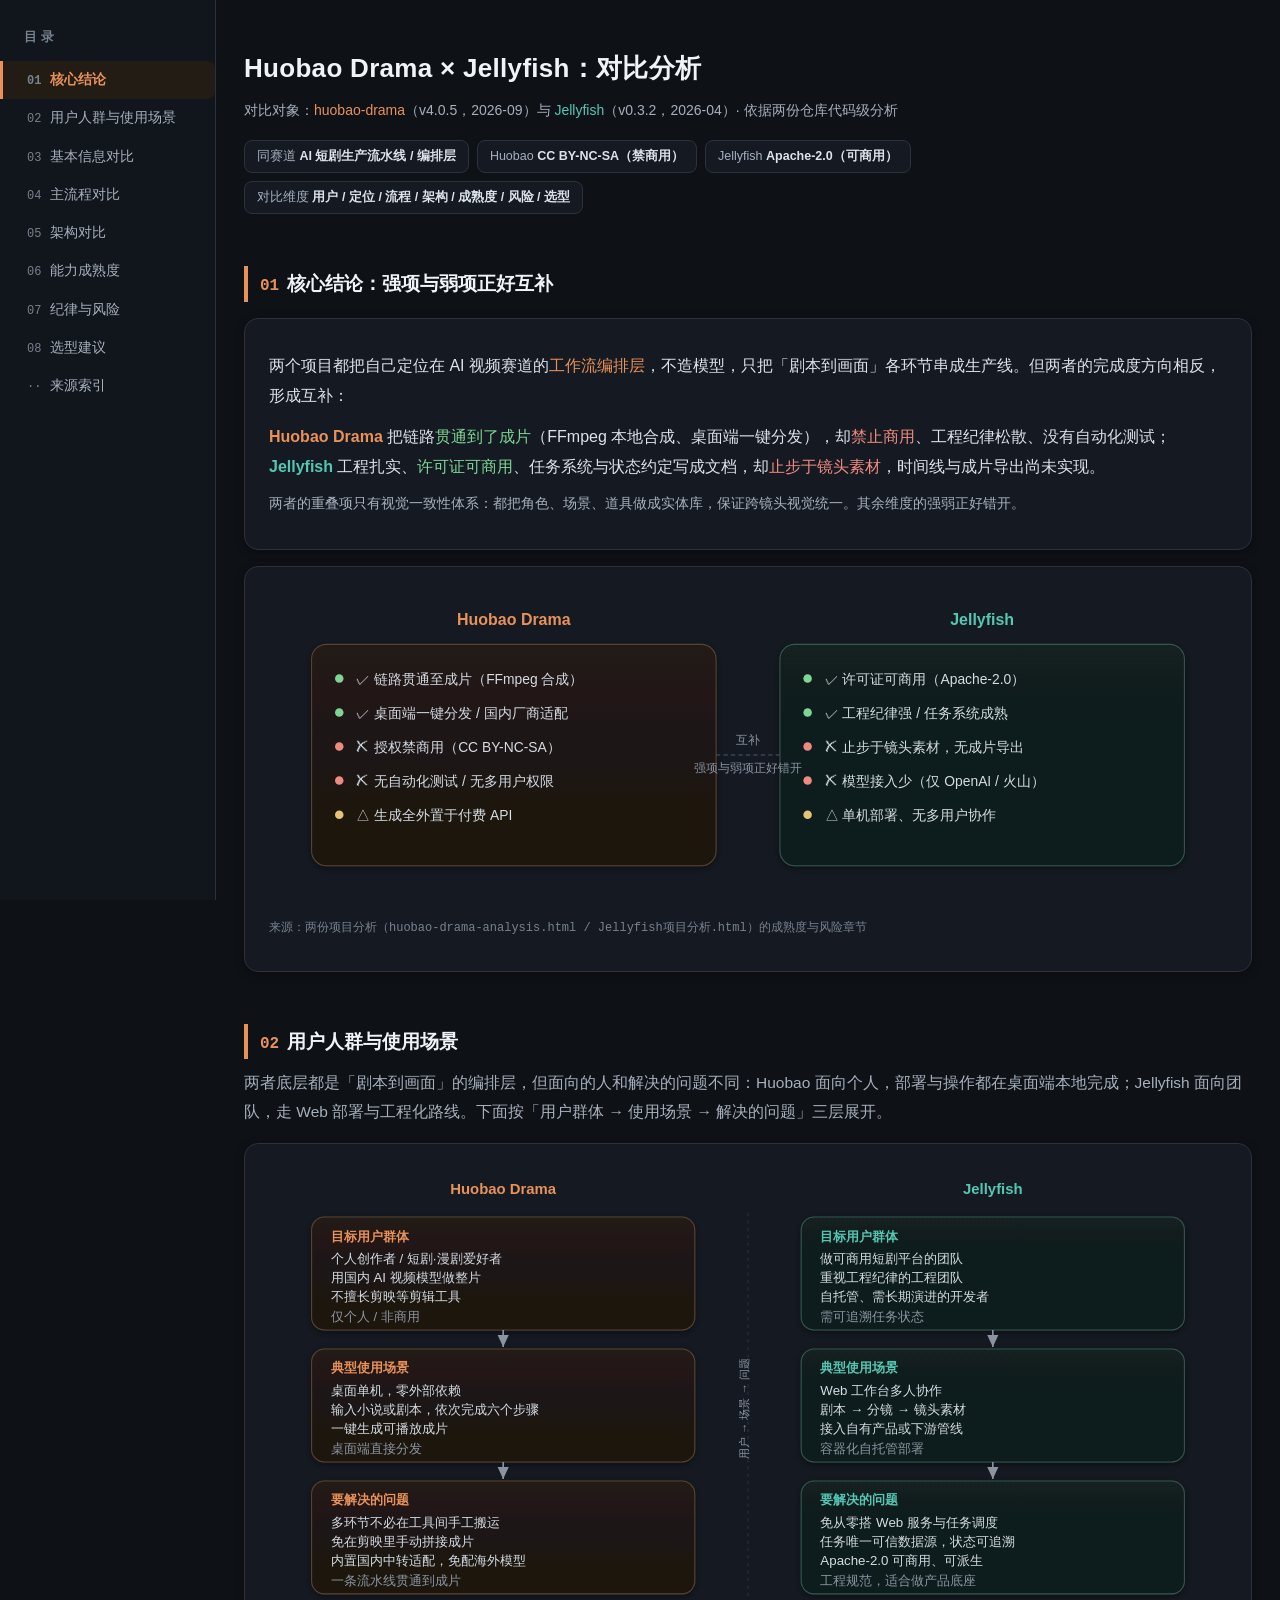
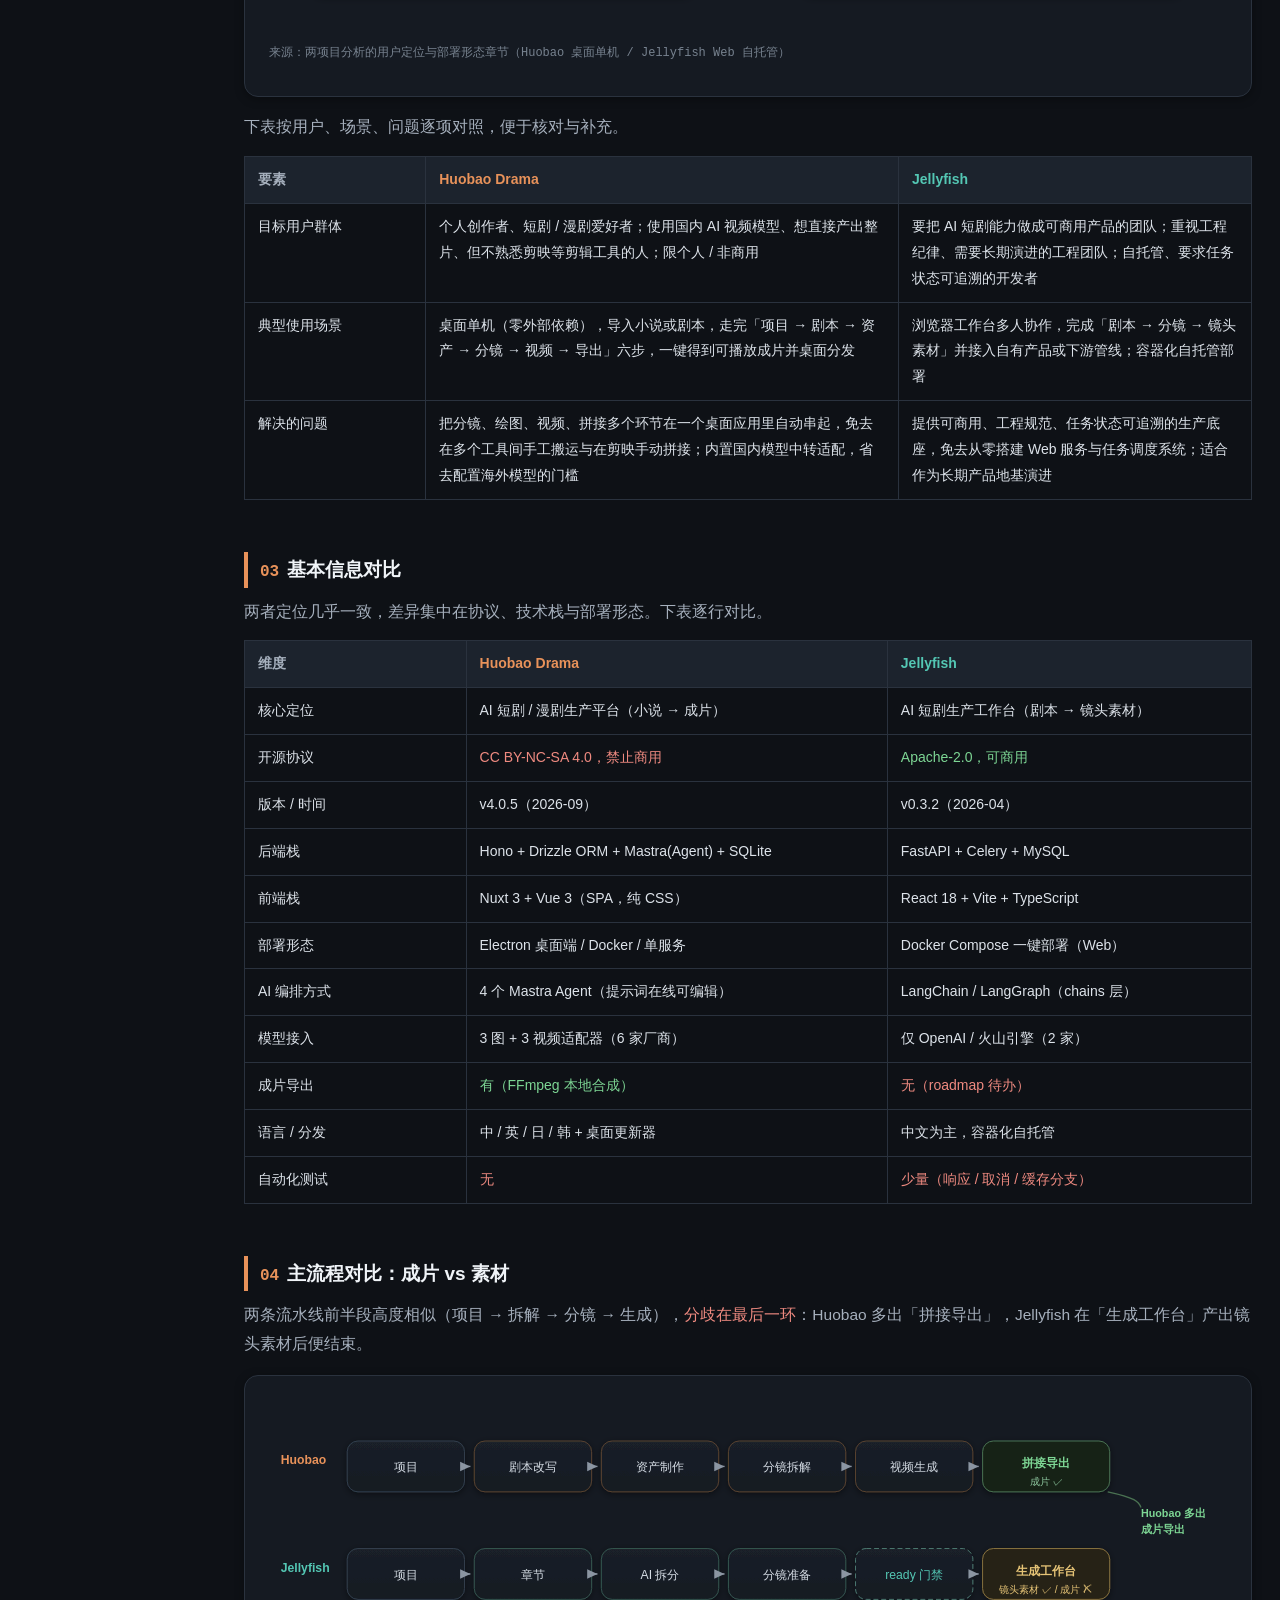
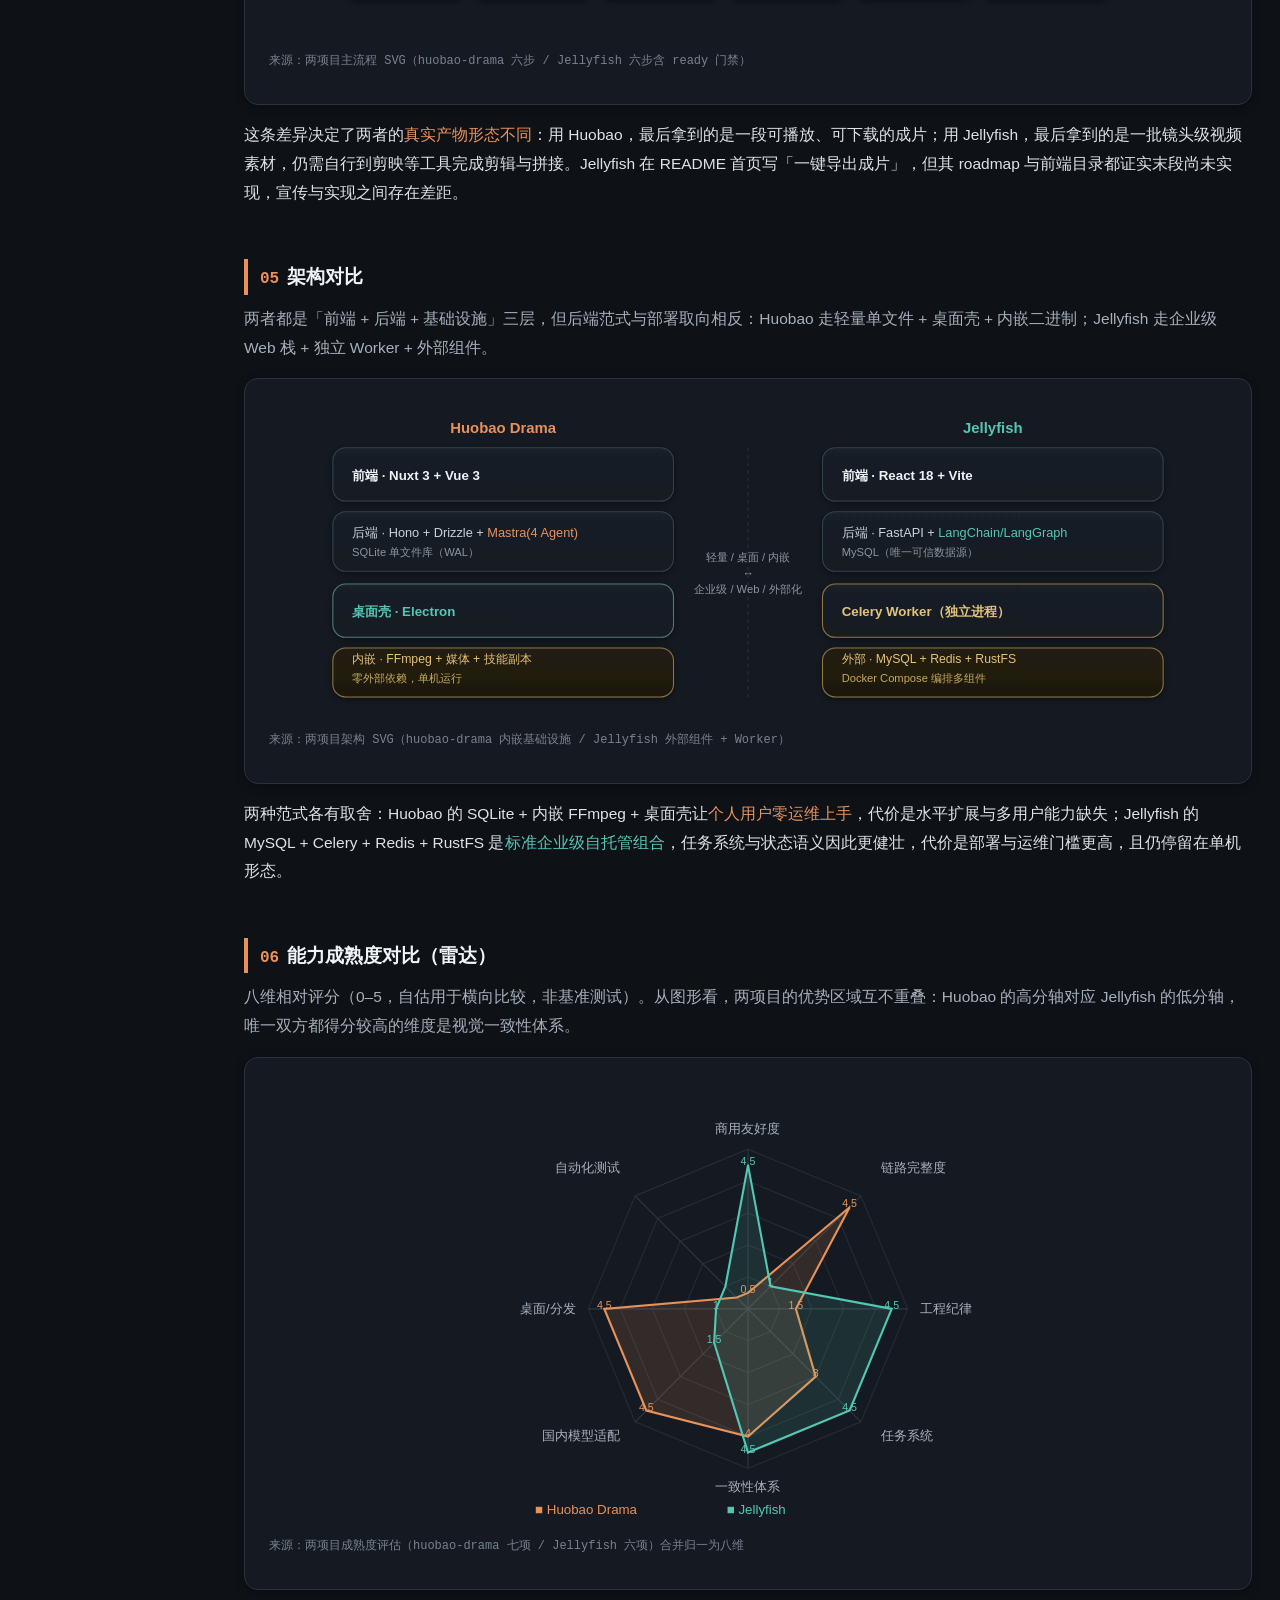
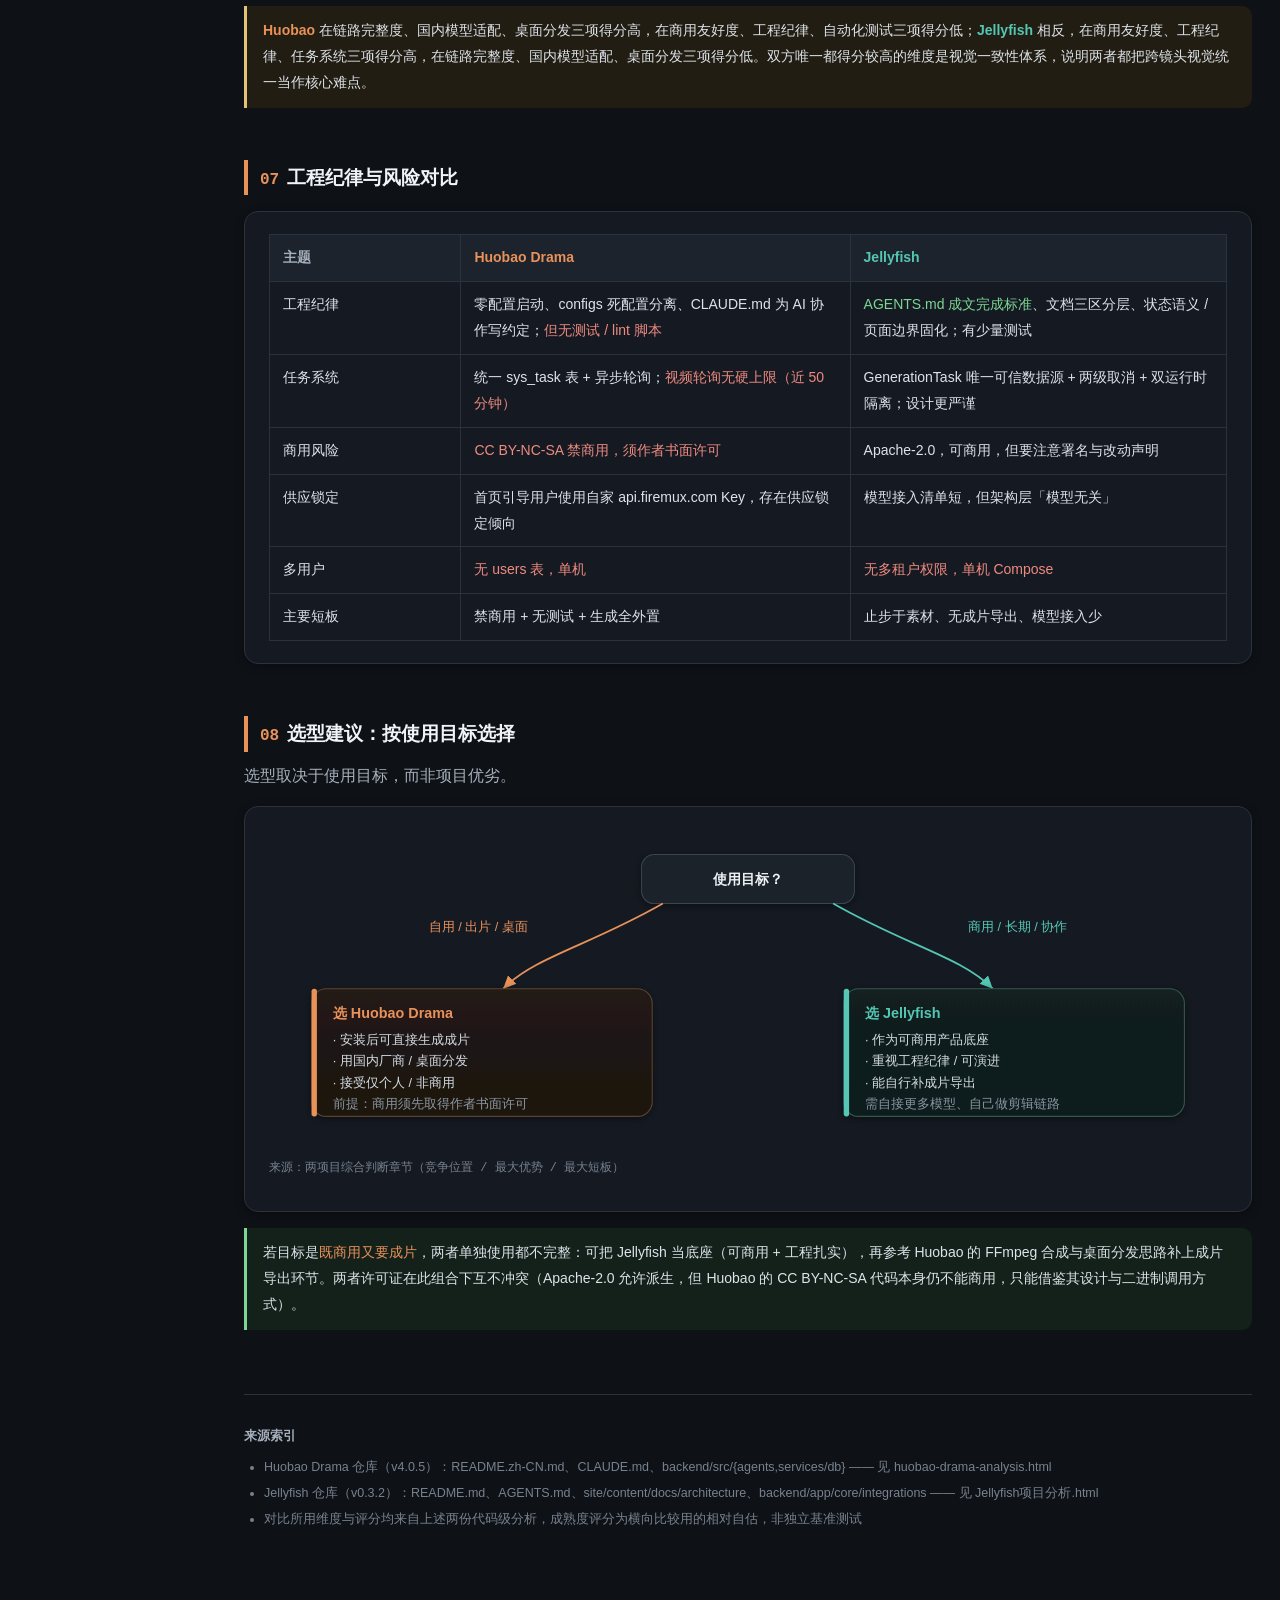
<file: cyx-compare-macro-demand/assets/report-sample.html>
<!DOCTYPE html>
<html lang="zh-CN">
<head>
<meta charset="UTF-8">
<meta name="viewport" content="width=device-width, initial-scale=1.0">
<title>Huobao Drama × Jellyfish 对比分析</title>
<style>
  :root{
    --bg:#0e1116; --panel:#151a22; --panel2:#1c232d; --line:#2a323e;
    --tx:#dde3ea; --tx2:#a6b0bd; --tx3:#77828f;
    --accent:#e8925a;
    --h:#e8925a;   /* Huobao 主色：暖橙（暗底可读） */
    --j:#54c7b4;   /* Jellyfish 主色：青绿（暗底可读） */
    --green:#7dd694; --red:#ef8a80; --amber:#e5c376;
  }
  *{margin:0;padding:0;box-sizing:border-box}
  body{background:var(--bg);color:var(--tx);font-family:"PingFang SC","Microsoft YaHei","Segoe UI",sans-serif;line-height:1.85;font-size:15.5px}
  .toc{position:fixed;left:0;top:0;width:216px;height:100vh;background:#11151c;border-right:1px solid var(--line);padding:26px 0;overflow-y:auto;z-index:10}
  .toc-title{font-size:12.5px;color:var(--tx3);letter-spacing:4px;padding:0 24px;margin-bottom:12px;font-weight:600}
  .toc a{display:block;padding:9px 24px;color:var(--tx2);text-decoration:none;font-size:13.5px;border-left:3px solid transparent;line-height:1.5;border-radius:0 8px 8px 0}
  .toc a .tn{color:var(--tx3);font-family:Consolas,monospace;margin-right:9px;font-size:12px}
  .toc a:hover{color:var(--tx);background:#1a212b}
  .toc a.active{color:var(--h);border-left-color:var(--h);background:#221c15;font-weight:600}
  .wrap{max-width:1180px;margin:0 28px 0 244px;padding:44px 0 80px}
  @media (max-width:1080px){.toc{display:none}.wrap{margin:0 auto;padding:44px 28px 80px;max-width:1000px}}
  h1{font-size:26px;font-weight:700;letter-spacing:.3px;color:#f0f4f8}
  .sub{color:var(--tx2);margin-top:6px;font-size:14px}
  .meta{display:flex;flex-wrap:wrap;gap:8px;margin-top:16px}
  .m{background:var(--panel);border:1px solid var(--line);border-radius:8px;padding:4px 12px;font-size:12.5px;color:var(--tx2)}
  .m b{color:var(--tx);font-weight:600}
  h2{font-size:19px;margin:52px 0 6px;padding-left:12px;border-left:4px solid var(--h);font-weight:700;color:#f0f4f8}
  h2 .n{color:var(--h);font-family:Consolas,monospace;margin-right:8px;font-size:16px}
  h3{font-size:15.5px;margin:26px 0 8px;color:var(--tx);font-weight:600}
  p{margin:10px 0;color:var(--tx)}
  .lead{color:var(--tx2)}
  .hl{color:var(--h)}
  .hl-p{color:var(--j)}
  .hl-g{color:var(--green)}
  .hl-a{color:var(--amber)}
  .hl-r{color:var(--red)}
  .panel{background:var(--panel);border:1px solid var(--line);border-radius:14px;padding:22px 24px;margin:16px 0;box-shadow:0 2px 10px rgba(0,0,0,.35)}
  .src{color:var(--tx3);font-size:12px;font-family:Consolas,monospace;margin-top:8px}
  .kicker{font-size:12.5px;color:var(--tx3);margin-bottom:2px;letter-spacing:1px}
  table.t{width:100%;border-collapse:collapse;margin:14px 0;font-size:14px}
  table.t th{background:var(--panel2);color:var(--tx2);font-weight:600;text-align:left;padding:10px 13px;border:1px solid var(--line);white-space:nowrap}
  table.t td{padding:10px 13px;border:1px solid var(--line);vertical-align:top}
  table.t tr:hover td{background:#1c232d}
  .hcell{color:var(--h);font-weight:600}
  .jcell{color:var(--j);font-weight:600}
  svg{width:100%;height:auto;display:block}
  svg text{font-family:"PingFang SC","Microsoft YaHei",sans-serif}
  .note{font-size:13.5px;color:var(--tx2);margin-top:8px}
  ul{margin:8px 0 8px 20px}
  li{margin:5px 0}
  .callout{border-left:3px solid var(--amber);background:#221d12;border-radius:0 10px 10px 0;padding:12px 16px;margin:14px 0;font-size:14px;color:var(--tx)}
  .callout.red{border-left-color:var(--red);background:#251614}
  .callout.green{border-left-color:var(--green);background:#14201a}
  .footer{margin-top:64px;padding-top:20px;border-top:1px solid var(--line);color:var(--tx3);font-size:12.5px}
  .footer li{margin:3px 0}
  code{background:var(--panel2);border:1px solid var(--line);border-radius:5px;padding:1px 6px;font-family:Consolas,monospace;font-size:12.5px;color:var(--h)}
</style>
</head>
<body>

<nav class="toc">
  <div class="toc-title">目录</div>
  <a href="#s1" class="active"><span class="tn">01</span>核心结论</a>
  <a href="#s2"><span class="tn">02</span>用户人群与使用场景</a>
  <a href="#s3"><span class="tn">03</span>基本信息对比</a>
  <a href="#s4"><span class="tn">04</span>主流程对比</a>
  <a href="#s5"><span class="tn">05</span>架构对比</a>
  <a href="#s6"><span class="tn">06</span>能力成熟度</a>
  <a href="#s7"><span class="tn">07</span>纪律与风险</a>
  <a href="#s8"><span class="tn">08</span>选型建议</a>
  <a href="#src-list"><span class="tn">··</span>来源索引</a>
</nav>

<div class="wrap">

<h1>Huobao Drama × Jellyfish：对比分析</h1>
<div class="sub">对比对象：<a href="https://github.com/chatfire-AI/huobao-drama" style="color:var(--h);text-decoration:none">huobao-drama</a>（v4.0.5，2026-09）与 <a href="https://github.com/Forget-C/Jellyfish" style="color:var(--j);text-decoration:none">Jellyfish</a>（v0.3.2，2026-04）· 依据两份仓库代码级分析</div>
<div class="meta">
  <div class="m">同赛道 <b>AI 短剧生产流水线 / 编排层</b></div>
  <div class="m">Huobao <b>CC BY-NC-SA（禁商用）</b></div>
  <div class="m">Jellyfish <b>Apache-2.0（可商用）</b></div>
  <div class="m">对比维度 <b>用户 / 定位 / 流程 / 架构 / 成熟度 / 风险 / 选型</b></div>
</div>

<!-- ============ 01 核心结论 ============ -->
<h2 id="s1"><span class="n">01</span>核心结论：强项与弱项正好互补</h2>
<div class="panel">
  <p style="font-size:16px;line-height:1.9">两个项目都把自己定位在 AI 视频赛道的<span class="hl">工作流编排层</span>，不造模型，只把「剧本到画面」各环节串成生产线。但两者的完成度方向相反，形成互补：</p>
  <p style="font-size:16px;line-height:1.9;margin-top:6px"><span class="hcell">Huobao Drama</span> 把链路<span class="hl-g">贯通到了成片</span>（FFmpeg 本地合成、桌面端一键分发），却<span class="hl-r">禁止商用</span>、工程纪律松散、没有自动化测试；<span class="jcell">Jellyfish</span> 工程扎实、<span class="hl-g">许可证可商用</span>、任务系统与状态约定写成文档，却<span class="hl-r">止步于镜头素材</span>，时间线与成片导出尚未实现。</p>
  <p class="note">两者的重叠项只有视觉一致性体系：都把角色、场景、道具做成实体库，保证跨镜头视觉统一。其余维度的强弱正好错开。</p>
</div>

<div class="panel">
<svg viewBox="0 0 900 300">
  <defs>
    <linearGradient id="mH" x1="0" y1="0" x2="0" y2="1"><stop offset="0" stop-color="#221a14"/><stop offset="1" stop-color="#1a1510"/></linearGradient>
    <linearGradient id="mJ" x1="0" y1="0" x2="0" y2="1"><stop offset="0" stop-color="#122020"/><stop offset="1" stop-color="#0f1a1a"/></linearGradient>
    <filter id="mSh" x="-20%" y="-20%" width="140%" height="150%"><feDropShadow dx="0" dy="2" stdDeviation="4" flood-color="#000000" flood-opacity="0.45"/></filter>
  </defs>
  <!-- 标题 -->
  <text x="230" y="34" fill="#e8925a" font-size="15" font-weight="700" text-anchor="middle">Huobao Drama</text>
  <text x="670" y="34" fill="#54c7b4" font-size="15" font-weight="700" text-anchor="middle">Jellyfish</text>
  <!-- 两列卡片 -->
  <g filter="url(#mSh)">
    <rect x="40" y="52" width="380" height="208" rx="14" fill="url(#mH)" stroke="#5a4331"/>
    <rect x="480" y="52" width="380" height="208" rx="14" fill="url(#mJ)" stroke="#35564f"/>
  </g>
  <!-- Huobao 列项 -->
  <g font-size="13" fill="#d5dce4">
    <circle cx="66" cy="84" r="4" fill="#7dd694"/><text x="82" y="89">✓ 链路贯通至成片（FFmpeg 合成）</text>
    <circle cx="66" cy="116" r="4" fill="#7dd694"/><text x="82" y="121">✓ 桌面端一键分发 / 国内厂商适配</text>
    <circle cx="66" cy="148" r="4" fill="#ef8a80"/><text x="82" y="153">✗ 授权禁商用（CC BY-NC-SA）</text>
    <circle cx="66" cy="180" r="4" fill="#ef8a80"/><text x="82" y="185">✗ 无自动化测试 / 无多用户权限</text>
    <circle cx="66" cy="212" r="4" fill="#e5c376"/><text x="82" y="217">△ 生成全外置于付费 API</text>
  </g>
  <!-- Jellyfish 列项 -->
  <g font-size="13" fill="#d5dce4">
    <circle cx="506" cy="84" r="4" fill="#7dd694"/><text x="522" y="89">✓ 许可证可商用（Apache-2.0）</text>
    <circle cx="506" cy="116" r="4" fill="#7dd694"/><text x="522" y="121">✓ 工程纪律强 / 任务系统成熟</text>
    <circle cx="506" cy="148" r="4" fill="#ef8a80"/><text x="522" y="153">✗ 止步于镜头素材，无成片导出</text>
    <circle cx="506" cy="180" r="4" fill="#ef8a80"/><text x="522" y="185">✗ 模型接入少（仅 OpenAI / 火山）</text>
    <circle cx="506" cy="212" r="4" fill="#e5c376"/><text x="522" y="217">△ 单机部署、无多用户协作</text>
  </g>
  <!-- 中间互补标注 -->
  <line x1="420" y1="156" x2="480" y2="156" stroke="#3a4450" stroke-width="1.5" stroke-dasharray="4 3"/>
  <text x="450" y="146" fill="#8b95a2" font-size="11" text-anchor="middle">互补</text>
  <text x="450" y="172" fill="#8b95a2" font-size="11" text-anchor="middle">强项与弱项正好错开</text>
</svg>
<p class="src">来源：两份项目分析（huobao-drama-analysis.html / Jellyfish项目分析.html）的成熟度与风险章节</p>
</div>

<!-- ============ 02 用户人群与使用场景 ============ -->
<h2 id="s2"><span class="n">02</span>用户人群与使用场景</h2>
<p class="lead">两者底层都是「剧本到画面」的编排层，但面向的人和解决的问题不同：Huobao 面向个人，部署与操作都在桌面端本地完成；Jellyfish 面向团队，走 Web 部署与工程化路线。下面按「用户群体 → 使用场景 → 解决的问题」三层展开。</p>
<div class="panel">
<svg viewBox="0 0 900 440">
  <defs>
    <linearGradient id="uH" x1="0" y1="0" x2="0" y2="1"><stop offset="0" stop-color="#221a14"/><stop offset="1" stop-color="#1a1510"/></linearGradient>
    <linearGradient id="uJ" x1="0" y1="0" x2="0" y2="1"><stop offset="0" stop-color="#122020"/><stop offset="1" stop-color="#0f1a1a"/></linearGradient>
    <marker id="um" markerWidth="9" markerHeight="9" refX="7.5" refY="4" orient="auto"><path d="M0,0.5 L7.5,4 L0,7.5 z" fill="#8b95a2"/></marker>
  </defs>
  <!-- 项目名 -->
  <text x="220" y="26" fill="#e8925a" font-size="14" font-weight="700" text-anchor="middle">Huobao Drama</text>
  <text x="680" y="26" fill="#54c7b4" font-size="14" font-weight="700" text-anchor="middle">Jellyfish</text>
  <!-- 左栏节点 -->
  <g filter="url(#mSh)">
    <rect x="40" y="48" width="360" height="106" rx="12" fill="url(#uH)" stroke="#5a4331"/>
    <rect x="40" y="172" width="360" height="106" rx="12" fill="url(#uH)" stroke="#5a4331"/>
    <rect x="40" y="296" width="360" height="106" rx="12" fill="url(#uH)" stroke="#5a4331"/>
  </g>
  <!-- 左栏文字 -->
  <g font-size="12.5" fill="#d5dce4">
    <text x="58" y="70" fill="#e8925a" font-weight="700">目标用户群体</text>
    <text x="58" y="91">个人创作者 / 短剧·漫剧爱好者</text>
    <text x="58" y="109">用国内 AI 视频模型做整片</text>
    <text x="58" y="127">不擅长剪映等剪辑工具</text>
    <text x="58" y="146" fill="#8b95a2">仅个人 / 非商用</text>

    <text x="58" y="194" fill="#e8925a" font-weight="700">典型使用场景</text>
    <text x="58" y="215">桌面单机，零外部依赖</text>
    <text x="58" y="233">输入小说或剧本，依次完成六个步骤</text>
    <text x="58" y="251">一键生成可播放成片</text>
    <text x="58" y="270" fill="#8b95a2">桌面端直接分发</text>

    <text x="58" y="318" fill="#e8925a" font-weight="700">要解决的问题</text>
    <text x="58" y="339">多环节不必在工具间手工搬运</text>
    <text x="58" y="357">免在剪映里手动拼接成片</text>
    <text x="58" y="375">内置国内中转适配，免配海外模型</text>
    <text x="58" y="394" fill="#8b95a2">一条流水线贯通到成片</text>
  </g>
  <!-- 右栏节点 -->
  <g filter="url(#mSh)">
    <rect x="500" y="48" width="360" height="106" rx="12" fill="url(#uJ)" stroke="#35564f"/>
    <rect x="500" y="172" width="360" height="106" rx="12" fill="url(#uJ)" stroke="#35564f"/>
    <rect x="500" y="296" width="360" height="106" rx="12" fill="url(#uJ)" stroke="#35564f"/>
  </g>
  <!-- 右栏文字 -->
  <g font-size="12.5" fill="#d5dce4">
    <text x="518" y="70" fill="#54c7b4" font-weight="700">目标用户群体</text>
    <text x="518" y="91">做可商用短剧平台的团队</text>
    <text x="518" y="109">重视工程纪律的工程团队</text>
    <text x="518" y="127">自托管、需长期演进的开发者</text>
    <text x="518" y="146" fill="#8b95a2">需可追溯任务状态</text>

    <text x="518" y="194" fill="#54c7b4" font-weight="700">典型使用场景</text>
    <text x="518" y="215">Web 工作台多人协作</text>
    <text x="518" y="233">剧本 → 分镜 → 镜头素材</text>
    <text x="518" y="251">接入自有产品或下游管线</text>
    <text x="518" y="270" fill="#8b95a2">容器化自托管部署</text>

    <text x="518" y="318" fill="#54c7b4" font-weight="700">要解决的问题</text>
    <text x="518" y="339">免从零搭 Web 服务与任务调度</text>
    <text x="518" y="357">任务唯一可信数据源，状态可追溯</text>
    <text x="518" y="375">Apache-2.0 可商用、可派生</text>
    <text x="518" y="394" fill="#8b95a2">工程规范，适合做产品底座</text>
  </g>
  <!-- 纵向箭头 -->
  <g stroke="#8b95a2" stroke-width="1.5" fill="none" marker-end="url(#um)">
    <line x1="220" y1="154" x2="220" y2="170"/>
    <line x1="220" y1="278" x2="220" y2="294"/>
    <line x1="680" y1="154" x2="680" y2="170"/>
    <line x1="680" y1="278" x2="680" y2="294"/>
  </g>
  <!-- 中间分隔 -->
  <line x1="450" y1="44" x2="450" y2="406" stroke="#2a323e" stroke-width="1" stroke-dasharray="3 4"/>
  <text x="450" y="228" fill="#8b95a2" font-size="10.5" text-anchor="middle" transform="rotate(-90 450 228)">用户 → 场景 → 问题</text>
</svg>
<p class="src">来源：两项目分析的用户定位与部署形态章节（Huobao 桌面单机 / Jellyfish Web 自托管）</p>
</div>
<p class="lead">下表按用户、场景、问题逐项对照，便于核对与补充。</p>
<table class="t">
  <tr><th style="width:18%">要素</th><th><span class="hcell">Huobao Drama</span></th><th><span class="jcell">Jellyfish</span></th></tr>
  <tr><td>目标用户群体</td><td>个人创作者、短剧 / 漫剧爱好者；使用国内 AI 视频模型、想直接产出整片、但不熟悉剪映等剪辑工具的人；限个人 / 非商用</td><td>要把 AI 短剧能力做成可商用产品的团队；重视工程纪律、需要长期演进的工程团队；自托管、要求任务状态可追溯的开发者</td></tr>
  <tr><td>典型使用场景</td><td>桌面单机（零外部依赖），导入小说或剧本，走完「项目 → 剧本 → 资产 → 分镜 → 视频 → 导出」六步，一键得到可播放成片并桌面分发</td><td>浏览器工作台多人协作，完成「剧本 → 分镜 → 镜头素材」并接入自有产品或下游管线；容器化自托管部署</td></tr>
  <tr><td>解决的问题</td><td>把分镜、绘图、视频、拼接多个环节在一个桌面应用里自动串起，免去在多个工具间手工搬运与在剪映手动拼接；内置国内模型中转适配，省去配置海外模型的门槛</td><td>提供可商用、工程规范、任务状态可追溯的生产底座，免去从零搭建 Web 服务与任务调度系统；适合作为长期产品地基演进</td></tr>
</table>

<!-- ============ 03 基本信息 ============ -->
<h2 id="s3"><span class="n">03</span>基本信息对比</h2>
<p class="lead">两者定位几乎一致，差异集中在协议、技术栈与部署形态。下表逐行对比。</p>
<table class="t">
  <tr><th style="width:22%">维度</th><th><span class="hcell">Huobao Drama</span></th><th><span class="jcell">Jellyfish</span></th></tr>
  <tr><td>核心定位</td><td>AI 短剧 / 漫剧生产平台（小说 → 成片）</td><td>AI 短剧生产工作台（剧本 → 镜头素材）</td></tr>
  <tr><td>开源协议</td><td><span class="hl-r">CC BY-NC-SA 4.0，禁止商用</span></td><td><span class="hl-g">Apache-2.0，可商用</span></td></tr>
  <tr><td>版本 / 时间</td><td>v4.0.5（2026-09）</td><td>v0.3.2（2026-04）</td></tr>
  <tr><td>后端栈</td><td>Hono + Drizzle ORM + Mastra(Agent) + SQLite</td><td>FastAPI + Celery + MySQL</td></tr>
  <tr><td>前端栈</td><td>Nuxt 3 + Vue 3（SPA，纯 CSS）</td><td>React 18 + Vite + TypeScript</td></tr>
  <tr><td>部署形态</td><td>Electron 桌面端 / Docker / 单服务</td><td>Docker Compose 一键部署（Web）</td></tr>
  <tr><td>AI 编排方式</td><td>4 个 Mastra Agent（提示词在线可编辑）</td><td>LangChain / LangGraph（chains 层）</td></tr>
  <tr><td>模型接入</td><td>3 图 + 3 视频适配器（6 家厂商）</td><td>仅 OpenAI / 火山引擎（2 家）</td></tr>
  <tr><td>成片导出</td><td><span class="hl-g">有（FFmpeg 本地合成）</span></td><td><span class="hl-r">无（roadmap 待办）</span></td></tr>
  <tr><td>语言 / 分发</td><td>中 / 英 / 日 / 韩 + 桌面更新器</td><td>中文为主，容器化自托管</td></tr>
  <tr><td>自动化测试</td><td><span class="hl-r">无</span></td><td><span class="hl-r">少量（响应 / 取消 / 缓存分支）</span></td></tr>
</table>

<!-- ============ 04 主流程 ============ -->
<h2 id="s4"><span class="n">04</span>主流程对比：成片 vs 素材</h2>
<p class="lead">两条流水线前半段高度相似（项目 → 拆解 → 分镜 → 生成），<span class="hl-r">分歧在最后一环</span>：Huobao 多出「拼接导出」，Jellyfish 在「生成工作台」产出镜头素材后便结束。</p>
<div class="panel">
<svg viewBox="0 0 980 250">
  <defs>
    <linearGradient id="fN" x1="0" y1="0" x2="0" y2="1"><stop offset="0" stop-color="#1a2029"/><stop offset="1" stop-color="#151a22"/></linearGradient>
    <marker id="fm" markerWidth="9" markerHeight="9" refX="7.5" refY="4" orient="auto"><path d="M0,0.5 L7.5,4 L0,7.5 z" fill="#8b95a2"/></marker>
  </defs>
  <!-- 行标 -->
  <text x="12" y="68" fill="#e8925a" font-size="12.5" font-weight="700">Huobao</text>
  <text x="12" y="178" fill="#54c7b4" font-size="12.5" font-weight="700">Jellyfish</text>
  <!-- Huobao 行 y=44 h=52 -->
  <g filter="url(#mSh)">
    <rect x="80" y="44" width="120" height="52" rx="11" fill="url(#fN)" stroke="#33404e"/>
    <rect x="210" y="44" width="120" height="52" rx="11" fill="url(#fN)" stroke="#5a4331"/>
    <rect x="340" y="44" width="120" height="52" rx="11" fill="url(#fN)" stroke="#5a4331"/>
    <rect x="470" y="44" width="120" height="52" rx="11" fill="url(#fN)" stroke="#5a4331"/>
    <rect x="600" y="44" width="120" height="52" rx="11" fill="url(#fN)" stroke="#5a4331"/>
    <rect x="730" y="44" width="130" height="52" rx="11" fill="#152318" stroke="#4a7252"/>
  </g>
  <g text-anchor="middle" font-size="12.5" fill="#d5dce4">
    <text x="140" y="75">项目</text>
    <text x="270" y="75">剧本改写</text>
    <text x="400" y="75">资产制作</text>
    <text x="530" y="75">分镜拆解</text>
    <text x="660" y="75">视频生成</text>
    <text x="795" y="71" fill="#7dd694" font-weight="700">拼接导出</text>
    <text x="795" y="89" fill="#8fc9a0" font-size="10.5">成片 ✓</text>
  </g>
  <!-- Jellyfish 行 y=154 h=52 -->
  <g filter="url(#mSh)">
    <rect x="80" y="154" width="120" height="52" rx="11" fill="url(#fN)" stroke="#33404e"/>
    <rect x="210" y="154" width="120" height="52" rx="11" fill="url(#fN)" stroke="#35564f"/>
    <rect x="340" y="154" width="120" height="52" rx="11" fill="url(#fN)" stroke="#35564f"/>
    <rect x="470" y="154" width="120" height="52" rx="11" fill="url(#fN)" stroke="#35564f"/>
    <rect x="600" y="154" width="120" height="52" rx="11" fill="url(#fN)" stroke="#4d7a72" stroke-dasharray="5 3"/>
    <rect x="730" y="154" width="130" height="52" rx="11" fill="#262014" stroke="#8a7440"/>
  </g>
  <g text-anchor="middle" font-size="12.5" fill="#d5dce4">
    <text x="140" y="185">项目</text>
    <text x="270" y="185">章节</text>
    <text x="400" y="185">AI 拆分</text>
    <text x="530" y="185">分镜准备</text>
    <text x="660" y="185" fill="#54c7b4">ready 门禁</text>
    <text x="795" y="181" fill="#e5c376" font-weight="700">生成工作台</text>
    <text x="795" y="199" fill="#e5c376" font-size="10.5">镜头素材 ✓ / 成片 ✗</text>
  </g>
  <!-- 箭头 -->
  <g stroke="#8b95a2" stroke-width="1.4" fill="none" marker-end="url(#fm)">
    <line x1="200" y1="70" x2="206" y2="70"/><line x1="330" y1="70" x2="336" y2="70"/><line x1="460" y1="70" x2="466" y2="70"/><line x1="590" y1="70" x2="596" y2="70"/><line x1="720" y1="70" x2="726" y2="70"/>
    <line x1="200" y1="180" x2="206" y2="180"/><line x1="330" y1="180" x2="336" y2="180"/><line x1="460" y1="180" x2="466" y2="180"/><line x1="590" y1="180" x2="596" y2="180"/><line x1="720" y1="180" x2="726" y2="180"/>
  </g>
  <!-- 差异标注（置于图内安全区） -->
  <path d="M858,96 C886,102 890,106 892,112" stroke="#4a7252" stroke-width="1.3" fill="none"/>
  <text x="892" y="122" fill="#7dd694" font-size="11" font-weight="600">Huobao 多出</text>
  <text x="892" y="138" fill="#7dd694" font-size="11" font-weight="600">成片导出</text>
</svg>
<p class="src">来源：两项目主流程 SVG（huobao-drama 六步 / Jellyfish 六步含 ready 门禁）</p>
</div>
<p>这条差异决定了两者的<span class="hl">真实产物形态不同</span>：用 Huobao，最后拿到的是一段可播放、可下载的成片；用 Jellyfish，最后拿到的是一批镜头级视频素材，仍需自行到剪映等工具完成剪辑与拼接。Jellyfish 在 README 首页写「一键导出成片」，但其 roadmap 与前端目录都证实末段尚未实现，宣传与实现之间存在差距。</p>

<!-- ============ 05 架构 ============ -->
<h2 id="s5"><span class="n">05</span>架构对比</h2>
<p class="lead">两者都是「前端 + 后端 + 基础设施」三层，但后端范式与部署取向相反：Huobao 走轻量单文件 + 桌面壳 + 内嵌二进制；Jellyfish 走企业级 Web 栈 + 独立 Worker + 外部组件。</p>
<div class="panel">
<svg viewBox="0 0 900 300">
  <defs>
    <linearGradient id="cCard" x1="0" y1="0" x2="0" y2="1"><stop offset="0" stop-color="#1a2029"/><stop offset="1" stop-color="#151a22"/></linearGradient>
    <linearGradient id="cBand" x1="0" y1="0" x2="0" y2="1"><stop offset="0" stop-color="#241e12"/><stop offset="1" stop-color="#1d1810"/></linearGradient>
    <marker id="cm" markerWidth="9" markerHeight="9" refX="7.5" refY="4" orient="auto"><path d="M0,0.5 L7.5,4 L0,7.5 z" fill="#e8925a"/></marker>
  </defs>
  <!-- 列名 -->
  <text x="220" y="30" fill="#e8925a" font-size="14" font-weight="700" text-anchor="middle">Huobao Drama</text>
  <text x="680" y="30" fill="#54c7b4" font-size="14" font-weight="700" text-anchor="middle">Jellyfish</text>
  <!-- Huobao 栈 -->
  <g filter="url(#mSh)">
    <rect x="60" y="44" width="320" height="50" rx="12" fill="url(#cCard)" stroke="#33404e"/>
    <rect x="60" y="104" width="320" height="56" rx="12" fill="url(#cCard)" stroke="#33404e"/>
    <rect x="60" y="172" width="320" height="50" rx="12" fill="url(#cCard)" stroke="#4d7a72"/>
    <rect x="60" y="232" width="320" height="46" rx="12" fill="url(#cBand)" stroke="#8a7440"/>
  </g>
  <text x="78" y="74" fill="#eef2f6" font-size="12.5" font-weight="600">前端 · Nuxt 3 + Vue 3</text>
  <text x="78" y="128" fill="#c9d1da" font-size="12">后端 · Hono + Drizzle + <tspan fill="#e8925a">Mastra(4 Agent)</tspan></text>
  <text x="78" y="146" fill="#8b95a2" font-size="10.5">SQLite 单文件库（WAL）</text>
  <text x="78" y="202" fill="#54c7b4" font-size="12.5" font-weight="600">桌面壳 · Electron</text>
  <text x="78" y="246" fill="#e5c376" font-size="11.5">内嵌 · FFmpeg + 媒体 + 技能副本</text>
  <text x="78" y="264" fill="#c9a95c" font-size="10.5">零外部依赖，单机运行</text>
  <!-- Jellyfish 栈 -->
  <g filter="url(#mSh)">
    <rect x="520" y="44" width="320" height="50" rx="12" fill="url(#cCard)" stroke="#33404e"/>
    <rect x="520" y="104" width="320" height="56" rx="12" fill="url(#cCard)" stroke="#33404e"/>
    <rect x="520" y="172" width="320" height="50" rx="12" fill="url(#cCard)" stroke="#8a7440"/>
    <rect x="520" y="232" width="320" height="46" rx="12" fill="url(#cBand)" stroke="#8a7440"/>
  </g>
  <text x="538" y="74" fill="#eef2f6" font-size="12.5" font-weight="600">前端 · React 18 + Vite</text>
  <text x="538" y="128" fill="#c9d1da" font-size="12">后端 · FastAPI + <tspan fill="#54c7b4">LangChain/LangGraph</tspan></text>
  <text x="538" y="146" fill="#8b95a2" font-size="10.5">MySQL（唯一可信数据源）</text>
  <text x="538" y="202" fill="#e5c376" font-size="12.5" font-weight="600">Celery Worker（独立进程）</text>
  <text x="538" y="246" fill="#e5c376" font-size="11.5">外部 · MySQL + Redis + RustFS</text>
  <text x="538" y="264" fill="#c9a95c" font-size="10.5">Docker Compose 编排多组件</text>
  <!-- 中部分隔与注解 -->
  <line x1="450" y1="44" x2="450" y2="278" stroke="#2a323e" stroke-width="1" stroke-dasharray="3 4"/>
  <g font-size="10.5" fill="#8b95a2" text-anchor="middle">
    <text x="450" y="150">轻量 / 桌面 / 内嵌</text>
    <text x="450" y="165">↔</text>
    <text x="450" y="180">企业级 / Web / 外部化</text>
  </g>
</svg>
<p class="src">来源：两项目架构 SVG（huobao-drama 内嵌基础设施 / Jellyfish 外部组件 + Worker）</p>
</div>
<p>两种范式各有取舍：Huobao 的 SQLite + 内嵌 FFmpeg + 桌面壳让<span class="hl">个人用户零运维上手</span>，代价是水平扩展与多用户能力缺失；Jellyfish 的 MySQL + Celery + Redis + RustFS 是<span class="hl-p">标准企业级自托管组合</span>，任务系统与状态语义因此更健壮，代价是部署与运维门槛更高，且仍停留在单机形态。</p>

<!-- ============ 06 成熟度雷达 ============ -->
<h2 id="s6"><span class="n">06</span>能力成熟度对比（雷达）</h2>
<p class="lead">八维相对评分（0–5，自估用于横向比较，非基准测试）。从图形看，两项目的优势区域互不重叠：Huobao 的高分轴对应 Jellyfish 的低分轴，唯一双方都得分较高的维度是视觉一致性体系。</p>
<div class="panel">
<svg viewBox="0 0 900 420">
  <defs>
    <marker id="rm" markerWidth="9" markerHeight="9" refX="7.5" refY="4" orient="auto"><path d="M0,0.5 L7.5,4 L0,7.5 z" fill="#8b95a2"/></marker>
  </defs>
  <!-- 网格环 -->
  <g fill="none" stroke="#242c37" stroke-width="1">
    <polygon points="450,65 556.1,108.9 600,215 556.1,321.1 450,365 343.9,321.1 300,215 343.9,108.9"/>
    <polygon points="450,95 534.9,130.1 570,215 534.9,299.9 450,335 365.1,299.9 330,215 365.1,130.1"/>
    <polygon points="450,125 513.6,151.4 540,215 513.6,278.6 450,305 386.4,278.6 360,215 386.4,151.4"/>
    <polygon points="450,155 492.4,172.6 510,215 492.4,257.4 450,275 407.6,257.4 390,215 407.6,172.6"/>
    <polygon points="450,185 471.2,193.8 480,215 471.2,236.2 450,245 428.8,236.2 420,215 428.8,193.8"/>
  </g>
  <!-- 轴 -->
  <g stroke="#2e3844" stroke-width="1">
    <line x1="450" y1="215" x2="450" y2="65"/>
    <line x1="450" y1="215" x2="556.1" y2="108.9"/>
    <line x1="450" y1="215" x2="600" y2="215"/>
    <line x1="450" y1="215" x2="556.1" y2="321.1"/>
    <line x1="450" y1="215" x2="450" y2="365"/>
    <line x1="450" y1="215" x2="343.9" y2="321.1"/>
    <line x1="450" y1="215" x2="300" y2="215"/>
    <line x1="450" y1="215" x2="343.9" y2="108.9"/>
  </g>
  <!-- Huobao 多边形 -->
  <polygon points="450,200 545.5,119.5 495,215 513.6,278.6 450,335 354.5,310.5 315,215 439.4,204.4" fill="rgba(232,146,90,.14)" stroke="#e8925a" stroke-width="2"/>
  <!-- Jellyfish 多边形 -->
  <polygon points="450,80 471.2,193.8 585,215 545.5,310.5 450,350 418.2,246.8 420,215 428.8,193.8" fill="rgba(84,199,180,.13)" stroke="#54c7b4" stroke-width="2"/>
  <!-- 轴标签 -->
  <g font-size="12" fill="#a6b0bd">
    <text x="450" y="50" text-anchor="middle">商用友好度</text>
    <text x="575" y="86" text-anchor="start">链路完整度</text>
    <text x="612" y="219" text-anchor="start">工程纪律</text>
    <text x="575" y="338" text-anchor="start">任务系统</text>
    <text x="450" y="386" text-anchor="middle">一致性体系</text>
    <text x="330" y="338" text-anchor="end">国内模型适配</text>
    <text x="288" y="219" text-anchor="end">桌面/分发</text>
    <text x="330" y="86" text-anchor="end">自动化测试</text>
  </g>
  <!-- 顶点分值 -->
  <g font-size="10" font-family="Consolas,monospace">
    <text x="450" y="200" fill="#e8925a" text-anchor="middle">0.5</text>
    <text x="545.5" y="119.5" fill="#e8925a" text-anchor="middle">4.5</text>
    <text x="495" y="215" fill="#e8925a" text-anchor="middle">1.5</text>
    <text x="513.6" y="278.6" fill="#e8925a" text-anchor="middle">3</text>
    <text x="450" y="335" fill="#e8925a" text-anchor="middle">4</text>
    <text x="354.5" y="310.5" fill="#e8925a" text-anchor="middle">4.5</text>
    <text x="315" y="215" fill="#e8925a" text-anchor="middle">4.5</text>
    <text x="450" y="80" fill="#54c7b4" text-anchor="middle">4.5</text>
    <text x="471.2" y="193.8" fill="#54c7b4" text-anchor="middle">1</text>
    <text x="585" y="215" fill="#54c7b4" text-anchor="middle">4.5</text>
    <text x="545.5" y="310.5" fill="#54c7b4" text-anchor="middle">4.5</text>
    <text x="450" y="350" fill="#54c7b4" text-anchor="middle">4.5</text>
    <text x="418.2" y="246.8" fill="#54c7b4" text-anchor="middle">1.5</text>
    <text x="420" y="215" fill="#54c7b4" text-anchor="middle">1</text>
  </g>
  <g font-size="12.5">
    <text x="250" y="408" fill="#e8925a">■ Huobao Drama</text>
    <text x="430" y="408" fill="#54c7b4">■ Jellyfish</text>
  </g>
</svg>
<p class="src">来源：两项目成熟度评估（huobao-drama 七项 / Jellyfish 六项）合并归一为八维</p>
</div>
<div class="callout"><span class="hcell">Huobao</span> 在链路完整度、国内模型适配、桌面分发三项得分高，在商用友好度、工程纪律、自动化测试三项得分低；<span class="jcell">Jellyfish</span> 相反，在商用友好度、工程纪律、任务系统三项得分高，在链路完整度、国内模型适配、桌面分发三项得分低。双方唯一都得分较高的维度是视觉一致性体系，说明两者都把跨镜头视觉统一当作核心难点。</div>

<!-- ============ 07 纪律与风险 ============ -->
<h2 id="s7"><span class="n">07</span>工程纪律与风险对比</h2>
<div class="panel">
<table class="t" style="margin:0">
  <tr><th style="width:20%">主题</th><th><span class="hcell">Huobao Drama</span></th><th><span class="jcell">Jellyfish</span></th></tr>
  <tr><td>工程纪律</td><td>零配置启动、configs 死配置分离、CLAUDE.md 为 AI 协作写约定；<span class="hl-r">但无测试 / lint 脚本</span></td><td><span class="hl-g">AGENTS.md 成文完成标准</span>、文档三区分层、状态语义 / 页面边界固化；有少量测试</td></tr>
  <tr><td>任务系统</td><td>统一 sys_task 表 + 异步轮询；<span class="hl-r">视频轮询无硬上限（近 50 分钟）</span></td><td>GenerationTask 唯一可信数据源 + 两级取消 + 双运行时隔离；设计更严谨</td></tr>
  <tr><td>商用风险</td><td><span class="hl-r">CC BY-NC-SA 禁商用，须作者书面许可</span></td><td>Apache-2.0，可商用，但要注意署名与改动声明</td></tr>
  <tr><td>供应锁定</td><td>首页引导用户使用自家 api.firemux.com Key，存在供应锁定倾向</td><td>模型接入清单短，但架构层「模型无关」</td></tr>
  <tr><td>多用户</td><td><span class="hl-r">无 users 表，单机</span></td><td><span class="hl-r">无多租户权限，单机 Compose</span></td></tr>
  <tr><td>主要短板</td><td>禁商用 + 无测试 + 生成全外置</td><td>止步于素材、无成片导出、模型接入少</td></tr>
</table>
</div>

<!-- ============ 08 选型 ============ -->
<h2 id="s8"><span class="n">08</span>选型建议：按使用目标选择</h2>
<p class="lead">选型取决于使用目标，而非项目优劣。</p>
<div class="panel">
<svg viewBox="0 0 900 300">
  <defs>
    <linearGradient id="dH" x1="0" y1="0" x2="0" y2="1"><stop offset="0" stop-color="#221a14"/><stop offset="1" stop-color="#1a1510"/></linearGradient>
    <linearGradient id="dJ" x1="0" y1="0" x2="0" y2="1"><stop offset="0" stop-color="#122020"/><stop offset="1" stop-color="#0f1a1a"/></linearGradient>
    <marker id="dmC" markerWidth="9" markerHeight="9" refX="7.5" refY="4" orient="auto"><path d="M0,0.5 L7.5,4 L0,7.5 z" fill="#e8925a"/></marker>
    <marker id="dmP" markerWidth="9" markerHeight="9" refX="7.5" refY="4" orient="auto"><path d="M0,0.5 L7.5,4 L0,7.5 z" fill="#54c7b4"/></marker>
  </defs>
  <!-- 决策起点 -->
  <rect x="350" y="24" width="200" height="46" rx="12" fill="#1a2029" stroke="#3a4450" filter="url(#mSh)"/>
  <text x="450" y="52" fill="#eef2f6" font-size="13" font-weight="600" text-anchor="middle">使用目标？</text>
  <!-- 左支 Huobao -->
  <path d="M370,70 C300,110 250,120 220,150" stroke="#e8925a" stroke-width="1.6" fill="none" marker-end="url(#dmC)"/>
  <text x="150" y="96" fill="#e8925a" font-size="12">自用 / 出片 / 桌面</text>
  <g filter="url(#mSh)">
    <rect x="40" y="150" width="320" height="120" rx="14" fill="url(#dH)" stroke="#5a4331"/>
    <rect x="40" y="150" width="5" height="120" rx="2.5" fill="#e8925a"/>
  </g>
  <text x="60" y="178" fill="#e8925a" font-size="13.5" font-weight="700">选 Huobao Drama</text>
  <g font-size="12" fill="#d5dce4">
    <text x="60" y="202">· 安装后可直接生成成片</text>
    <text x="60" y="222">· 用国内厂商 / 桌面分发</text>
    <text x="60" y="242">· 接受仅个人 / 非商用</text>
    <text x="60" y="262" fill="#8b95a2">前提：商用须先取得作者书面许可</text>
  </g>
  <!-- 右支 Jellyfish -->
  <path d="M530,70 C600,110 650,120 680,150" stroke="#54c7b4" stroke-width="1.6" fill="none" marker-end="url(#dmP)"/>
  <text x="750" y="96" fill="#54c7b4" font-size="12" text-anchor="end">商用 / 长期 / 协作</text>
  <g filter="url(#mSh)">
    <rect x="540" y="150" width="320" height="120" rx="14" fill="url(#dJ)" stroke="#35564f"/>
    <rect x="540" y="150" width="5" height="120" rx="2.5" fill="#54c7b4"/>
  </g>
  <text x="560" y="178" fill="#54c7b4" font-size="13.5" font-weight="700">选 Jellyfish</text>
  <g font-size="12" fill="#d5dce4">
    <text x="560" y="202">· 作为可商用产品底座</text>
    <text x="560" y="222">· 重视工程纪律 / 可演进</text>
    <text x="560" y="242">· 能自行补成片导出</text>
    <text x="560" y="262" fill="#8b95a2">需自接更多模型、自己做剪辑链路</text>
  </g>
</svg>
<p class="src">来源：两项目综合判断章节（竞争位置 / 最大优势 / 最大短板）</p>
</div>
<div class="callout green">若目标是<span class="hl">既商用又要成片</span>，两者单独使用都不完整：可把 Jellyfish 当底座（可商用 + 工程扎实），再参考 Huobao 的 FFmpeg 合成与桌面分发思路补上成片导出环节。两者许可证在此组合下互不冲突（Apache-2.0 允许派生，但 Huobao 的 CC BY-NC-SA 代码本身仍不能商用，只能借鉴其设计与二进制调用方式）。</div>

<div class="footer" id="src-list">
  <p style="color:var(--tx2);font-weight:600;margin-bottom:6px">来源索引</p>
  <ul>
    <li>Huobao Drama 仓库（v4.0.5）：README.zh-CN.md、CLAUDE.md、backend/src/{agents,services/db} —— 见 huobao-drama-analysis.html</li>
    <li>Jellyfish 仓库（v0.3.2）：README.md、AGENTS.md、site/content/docs/architecture、backend/app/core/integrations —— 见 Jellyfish项目分析.html</li>
    <li>对比所用维度与评分均来自上述两份代码级分析，成熟度评分为横向比较用的相对自估，非独立基准测试</li>
  </ul>
</div>

</div>
<script>
  const links=[...document.querySelectorAll('.toc a')];
  const secs=links.map(l=>document.querySelector(l.getAttribute('href'))).filter(Boolean);
  const spy=new IntersectionObserver(es=>{
    es.forEach(e=>{
      if(e.isIntersecting){
        links.forEach(l=>l.classList.toggle('active',l.getAttribute('href')==='#'+e.target.id));
      }
    });
  },{rootMargin:'-20% 0px -65% 0px'});
  secs.forEach(s=>spy.observe(s));
</script>
</body>
</html>
</file>
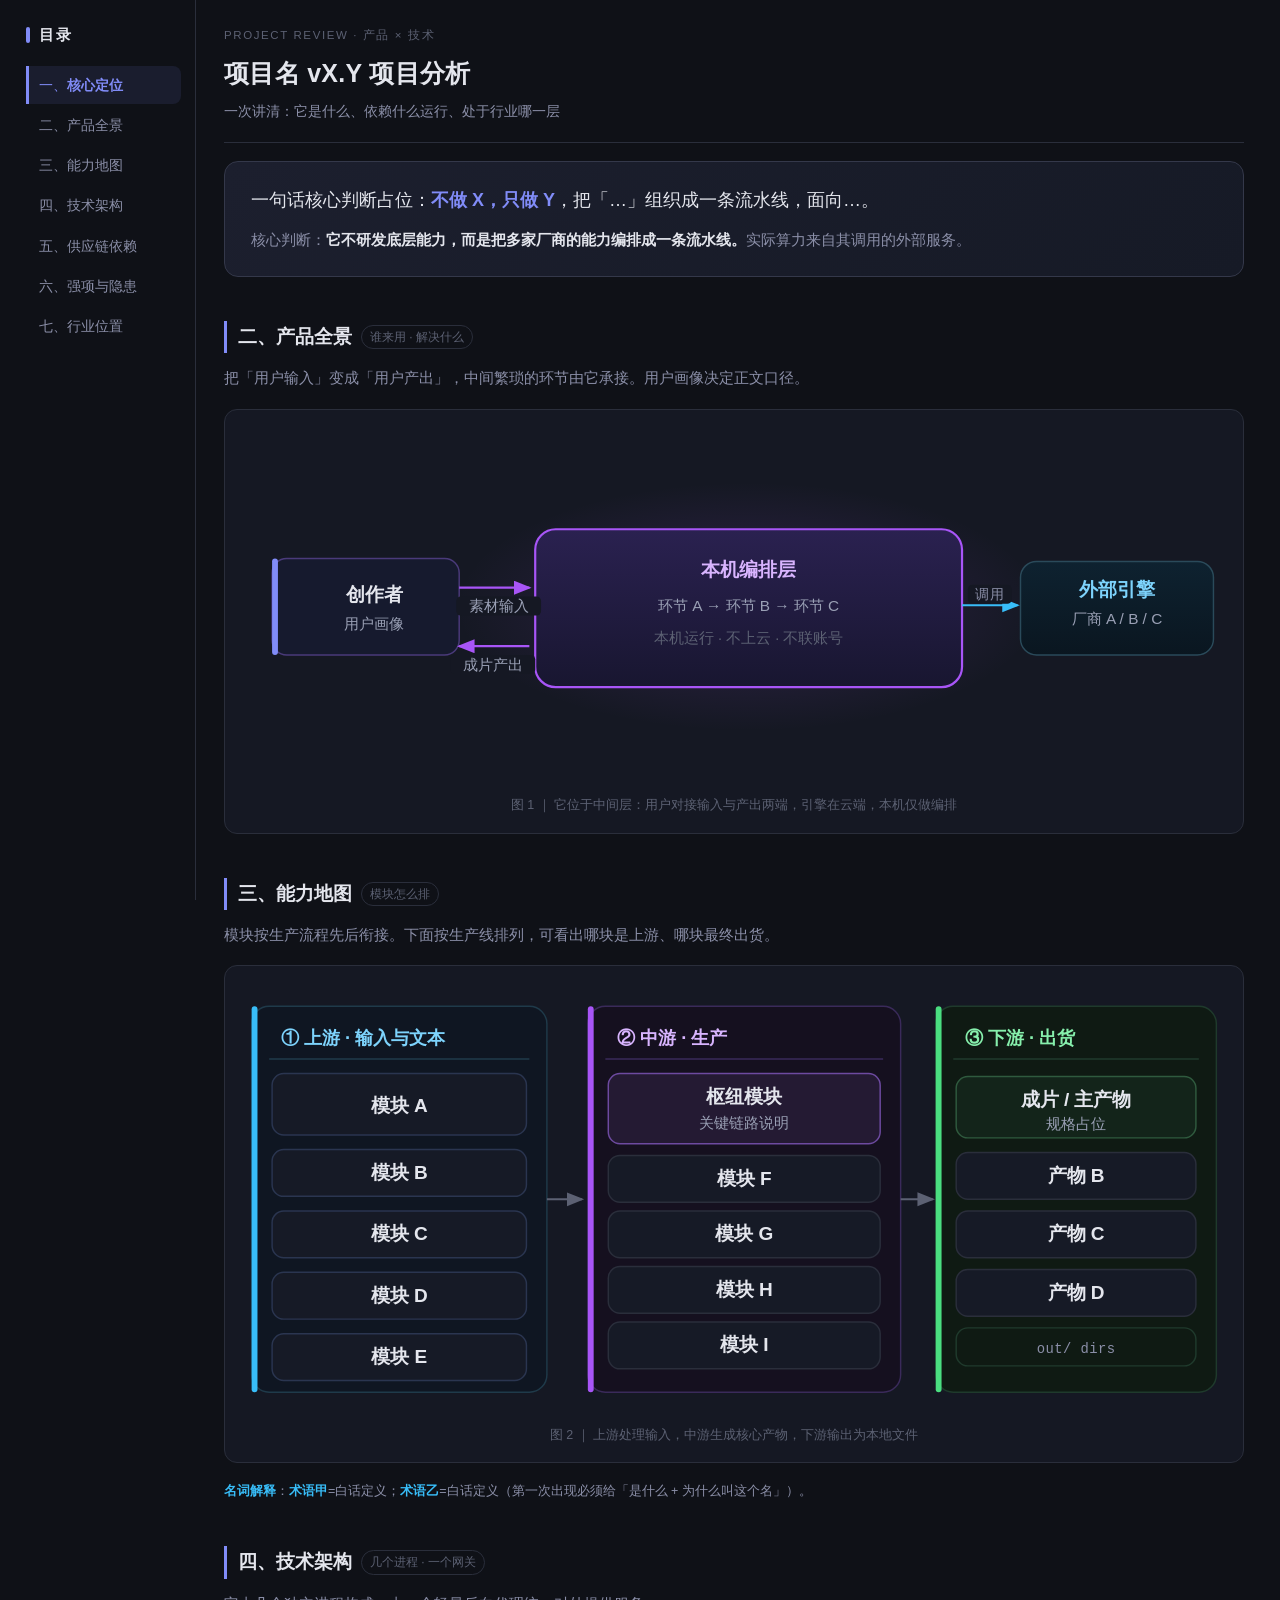
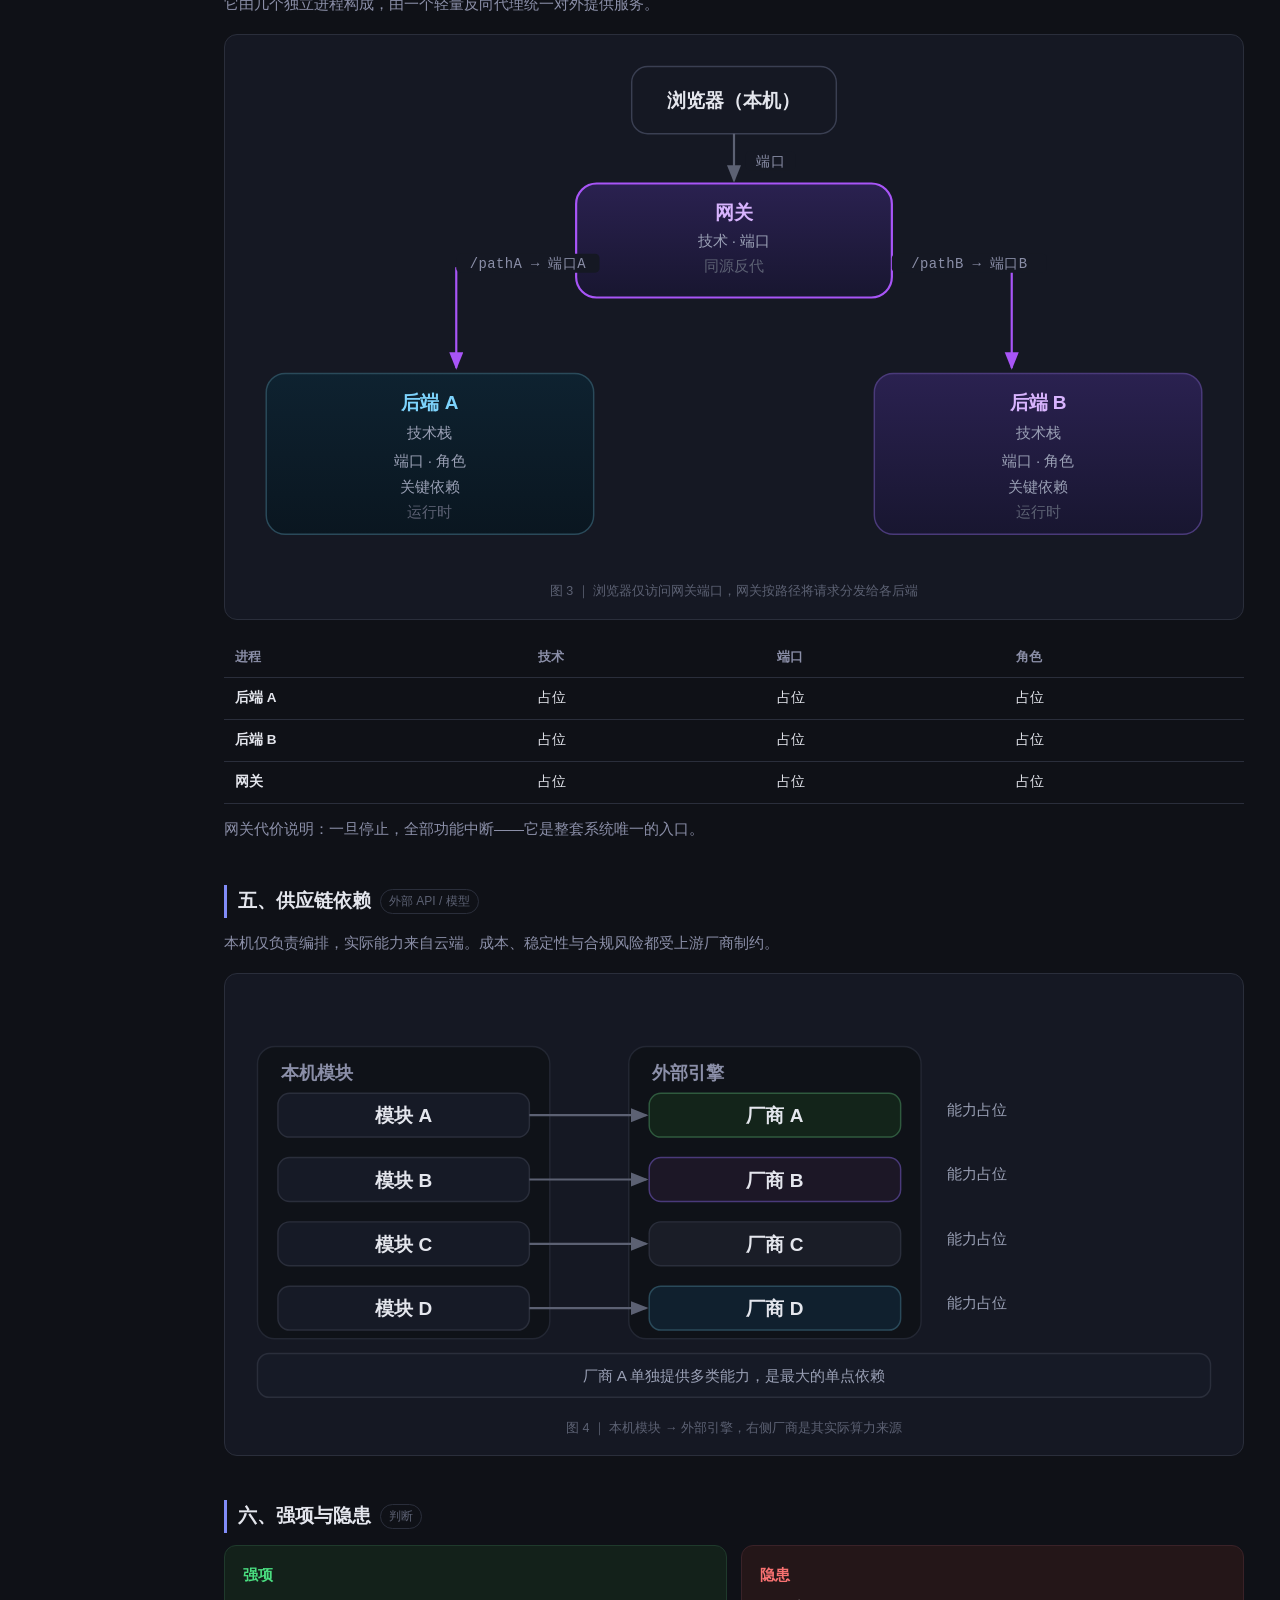
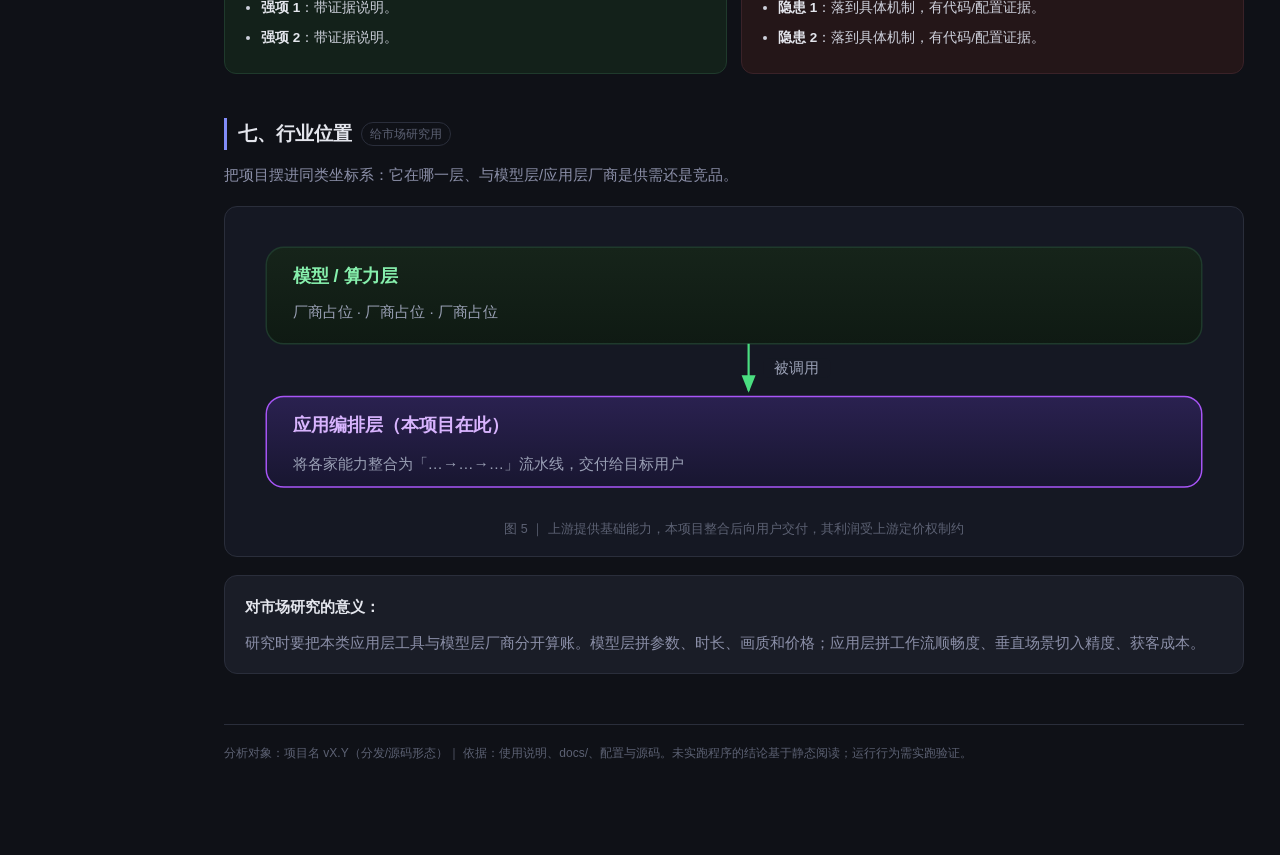
<file: cyx-folder-analysis/assets/report-template.html>
<!DOCTYPE html>
<html lang="zh-CN">
<head>
<meta charset="utf-8">
<meta name="viewport" content="width=device-width, initial-scale=1">
<title>项目分析 · 标题占位</title>
<style>
  :root{
    --bg:#0f1117; --panel:#1a1d27; --panel2:#151823; --border:#2a2e3b;
    --text:#e4e6ed; --muted:#8b8fa8; --dim:#5c6173;
    --purple:#818cf8; --purple2:#a855f7; --green:#4ade80;
    --amber:#fbbf24; --red:#f87171; --cyan:#38bdf8;
  }
  *{box-sizing:border-box}
  body{margin:0;background:var(--bg);color:var(--text);
    font-family:-apple-system,"Segoe UI","Microsoft YaHei",sans-serif;
    line-height:1.7;font-size:15px;-webkit-font-smoothing:antialiased}

  /* 通栏两栏：目录贴左贴顶一条到底，右边直接接正文，中间只留一条窄缝 */
  .layout{display:grid;grid-template-columns:196px minmax(0,1fr);min-height:100vh}

  /* 左侧目录：贴边通栏，右侧一条分隔线 */
  .toc{position:sticky;top:0;align-self:start;height:100vh;overflow-y:auto;
    padding:22px 14px 30px 26px;border-right:1px solid var(--border)}
  .toc-title{display:flex;align-items:center;gap:9px;font-size:15px;
    color:var(--text);font-weight:700;letter-spacing:2px;padding:0 0 18px}
  .toc-title::before{content:"";width:4px;height:16px;border-radius:2px;
    background:var(--purple);flex:0 0 auto}
  .toc nav{display:flex;flex-direction:column;gap:2px}
  .toc a{display:block;padding:9px 10px;font-size:14px;color:var(--muted);
    text-decoration:none;border-left:3px solid transparent;border-radius:0 8px 8px 0;
    transition:.15s;line-height:1.45}
  .toc a:hover{color:var(--text);background:#191c27}
  .toc a.active{color:var(--purple);border-left-color:var(--purple);
    background:rgba(129,140,248,.1);font-weight:600}
  .toc a .n{font-weight:400}

  /* 内容区：外边距压到最小，宽度让给正文和图表 */
  .main{min-width:0;padding:26px 36px 90px 28px}
  .main > *{max-width:1280px}
  header{border-bottom:1px solid var(--border);padding-bottom:18px;margin-bottom:6px}
  .eyebrow{font-size:11.5px;letter-spacing:1.6px;color:var(--dim);text-transform:uppercase}
  h1{font-size:25px;margin:6px 0 6px;letter-spacing:.3px}
  .sub{color:var(--muted);font-size:14px}
  h2{font-size:19px;margin:44px 0 12px;padding-left:11px;border-left:3px solid var(--purple);
    display:flex;align-items:center;gap:9px;scroll-margin-top:20px}
  h2 .tag{font-size:12px;color:var(--dim);font-weight:400;border:1px solid var(--border);
    padding:1px 8px;border-radius:20px}
  p{margin:10px 0}
  .muted{color:var(--muted)}
  .dim{color:var(--dim)}
  .card{background:var(--panel);border:1px solid var(--border);border-radius:13px;
    padding:18px 20px;margin:16px 0}
  .hero{background:linear-gradient(135deg,#1c1f2e,#161a26);border:1px solid #34384a;
    border-radius:14px;padding:24px 26px;margin:18px 0;scroll-margin-top:20px}
  .hero .big{font-size:18px;line-height:1.6}
  .hero .big b{color:var(--purple)}
  .oneline{font-size:15px;color:var(--muted);margin-top:12px}
  .oneline b{color:var(--text)}
  svg{display:block;width:100%;height:auto}
  .fig{background:var(--panel2);border:1px solid var(--border);border-radius:13px;
    padding:14px 12px 6px;margin:18px 0}
  .fig .cap{color:var(--dim);font-size:12.5px;text-align:center;margin:6px 4px 10px}
  .grid2{display:grid;grid-template-columns:1fr 1fr;gap:14px}
  @media(max-width:680px){.grid2{grid-template-columns:1fr}}
  .col{padding:16px 18px;border-radius:12px}
  .col.good{background:#13211a;border:1px solid #1f3a2c}
  .col.risk{background:#241618;border:1px solid #3a2228}
  .col h3{margin:0 0 10px;font-size:15px}
  .col.good h3{color:var(--green)}
  .col.risk h3{color:var(--red)}
  .col ul{margin:0;padding-left:18px}
  .col li{margin:7px 0;font-size:13.5px;color:#cdd0db}
  .col li b{color:var(--text)}
  .gloss{font-size:12.5px;color:var(--muted);margin:6px 0 0}
  .gloss b{color:var(--cyan)}
  table{width:100%;border-collapse:collapse;margin:12px 0;font-size:13.5px}
  th,td{text-align:left;padding:9px 11px;border-bottom:1px solid var(--border)}
  th{color:var(--muted);font-weight:600;font-size:12.5px}
  td b{color:var(--text)}
  .pill{display:inline-block;font-size:11.5px;padding:1px 8px;border-radius:20px;
    border:1px solid var(--border);color:var(--muted);margin:0 4px 4px 0}
  .pill.p{color:var(--purple);border-color:#3a3a66}
  footer{margin-top:50px;padding-top:18px;border-top:1px solid var(--border);
    color:var(--dim);font-size:12px;line-height:1.8}

  /* SVG 文字与连线通用类 */
  .t-nm{font-family:-apple-system,"Segoe UI","Microsoft YaHei",sans-serif;font-size:13px;font-weight:600;fill:#e4e6ed}
  .t-sub{font-family:-apple-system,"Segoe UI","Microsoft YaHei",sans-serif;font-size:10.5px;fill:#9aa0b5}
  .t-dim{font-family:-apple-system,"Segoe UI","Microsoft YaHei",sans-serif;font-size:10px;fill:#5c6173}
  .t-hdr{font-family:-apple-system,"Segoe UI","Microsoft YaHei",sans-serif;font-size:12.5px;font-weight:700}
  .t-cap{font-family:-apple-system,"Segoe UI","Microsoft YaHei",sans-serif;font-size:13px;font-weight:700}
  .t-lbl{font-family:Consolas,"SFMono-Regular",monospace;font-size:9.5px;fill:#8b8fa8;letter-spacing:.03em}
  .edge{fill:none;stroke-width:1.5}

  @media(max-width:820px){
    .layout{grid-template-columns:1fr;min-height:0}
    .toc{position:static;height:auto;border-right:0;
      border-bottom:1px solid var(--border);padding:16px 16px 14px}
    .toc nav{flex-direction:row;flex-wrap:wrap}
    .main{padding:20px 18px 70px}
  }
</style>
</head>
<body>

<!-- 全局绘图资源：箭头标记 + 渐变（被下方各图复用） -->
<svg width="0" height="0" class="svg-defs" aria-hidden="true" style="position:absolute">
  <defs>
    <marker id="mDim" markerWidth="9" markerHeight="7" refX="7" refY="3.2" orient="auto"><path d="M0 0 L8 3.2 L0 6.4 Z" fill="#5c6173"/></marker>
    <marker id="mPur" markerWidth="9" markerHeight="7" refX="7" refY="3.2" orient="auto"><path d="M0 0 L8 3.2 L0 6.4 Z" fill="#a855f7"/></marker>
    <marker id="mCyan" markerWidth="9" markerHeight="7" refX="7" refY="3.2" orient="auto"><path d="M0 0 L8 3.2 L0 6.4 Z" fill="#38bdf8"/></marker>
    <marker id="mGreen" markerWidth="9" markerHeight="7" refX="7" refY="3.2" orient="auto"><path d="M0 0 L8 3.2 L0 6.4 Z" fill="#4ade80"/></marker>
    <linearGradient id="gPur" x1="0" y1="0" x2="0" y2="1"><stop offset="0" stop-color="#2a2150"/><stop offset="1" stop-color="#181630"/></linearGradient>
    <linearGradient id="gCyan" x1="0" y1="0" x2="0" y2="1"><stop offset="0" stop-color="#0e2230"/><stop offset="1" stop-color="#0a1620"/></linearGradient>
    <linearGradient id="gGreen" x1="0" y1="0" x2="0" y2="1"><stop offset="0" stop-color="#16241a"/><stop offset="1" stop-color="#0f1a13"/></linearGradient>
    <radialGradient id="gGlow" cx="50%" cy="50%" r="50%"><stop offset="0" stop-color="#a855f7" stop-opacity="0.18"/><stop offset="1" stop-color="#a855f7" stop-opacity="0"/></radialGradient>
  </defs>
</svg>

<div class="layout">

  <!-- 左侧目录：序号与正文 h2 一字不差 -->
  <aside class="toc">
    <div class="toc-title">目录</div>
    <nav id="tocnav">
      <a href="#p0" class="active"><span class="n">一、</span>核心定位</a>
      <a href="#p1"><span class="n">二、</span>产品全景</a>
      <a href="#p2"><span class="n">三、</span>能力地图</a>
      <a href="#p3"><span class="n">四、</span>技术架构</a>
      <a href="#p4"><span class="n">五、</span>供应链依赖</a>
      <a href="#p5"><span class="n">六、</span>强项与隐患</a>
      <a href="#p6"><span class="n">七、</span>行业位置</a>
    </nav>
  </aside>

  <!-- 正文 -->
  <main class="main">
  <header>
    <div class="eyebrow">Project Review · 产品 × 技术</div>
    <h1>项目名 vX.Y 项目分析</h1>
    <div class="sub">一次讲清：它是什么、依赖什么运行、处于行业哪一层</div>
  </header>

  <!-- 一、核心定位 -->
  <div class="hero" id="p0">
    <div class="big">一句话核心判断占位：<b>不做 X，只做 Y</b>，把「…」组织成一条流水线，面向…。</div>
    <div class="oneline">核心判断：<b>它不研发底层能力，而是把多家厂商的能力编排成一条流水线。</b>实际算力来自其调用的外部服务。</div>
  </div>

  <!-- 二、产品全景 -->
  <h2 id="p1">二、产品全景 <span class="tag">谁来用 · 解决什么</span></h2>
  <p class="muted">把「用户输入」变成「用户产出」，中间繁琐的环节由它承接。用户画像决定正文口径。</p>
  <!-- 图 1 产品定位：用户→本机编排→外部引擎→成片，见五.1 箭头统一 -->
  <div class="fig">
  <svg viewBox="0 0 680 250" role="img" aria-labelledby="fig1-title fig1-desc">
    <title id="fig1-title">产品定位与用户流转</title>
    <desc id="fig1-desc">创作者把素材交给中间的本机编排层，本机调用外部引擎，再向创作者交付成片。</desc>
    <rect x="150" y="40" width="400" height="170" rx="24" fill="url(#gGlow)"/>
    <rect x="24" y="92" width="128" height="66" rx="10" fill="#161a2e" stroke="#4a3a7a"/>
    <rect x="24" y="92" width="4" height="66" rx="2" fill="#818cf8"/>
    <text x="94" y="121" text-anchor="middle" class="t-nm">创作者</text>
    <text x="94" y="140" text-anchor="middle" class="t-sub">用户画像</text>
    <rect x="204" y="72" width="292" height="108" rx="14" fill="url(#gPur)" stroke="#a855f7" stroke-width="1.5"/>
    <text x="350" y="104" text-anchor="middle" class="t-cap" fill="#d8b4fe">本机编排层</text>
    <text x="350" y="128" text-anchor="middle" class="t-sub" fill="#cdd0db">环节 A → 环节 B → 环节 C</text>
    <text x="350" y="150" text-anchor="middle" class="t-dim">本机运行 · 不上云 · 不联账号</text>
    <rect x="536" y="94" width="132" height="64" rx="11" fill="url(#gCyan)" stroke="#2a4a5a"/>
    <text x="602" y="118" text-anchor="middle" class="t-cap" fill="#7dd3fc">外部引擎</text>
    <text x="602" y="137" text-anchor="middle" class="t-sub">厂商 A / B / C</text>
    <path class="edge" stroke="#a855f7" marker-end="url(#mPur)" d="M152 112 H200"/>
    <path class="edge" stroke="#a855f7" marker-end="url(#mPur)" d="M200 152 H152"/>
    <path class="edge" stroke="#38bdf8" marker-end="url(#mCyan)" d="M496 124 H534"/>
    <rect x="150" y="118" width="58" height="13" rx="3" fill="#151823"/>
    <text x="179" y="128" text-anchor="middle" class="t-sub">素材输入</text>
    <rect x="146" y="158" width="58" height="13" rx="3" fill="#151823"/>
    <text x="175" y="168" text-anchor="middle" class="t-sub">成片产出</text>
    <rect x="500" y="110" width="30" height="13" rx="3" fill="#151823"/>
    <text x="515" y="120" text-anchor="middle" class="t-lbl">调用</text>
  </svg>
  <div class="cap">图 1 ｜ 它位于中间层：用户对接输入与产出两端，引擎在云端，本机仅做编排</div>
  </div>

  <!-- 三、能力地图 -->
  <h2 id="p2">三、能力地图 <span class="tag">模块怎么排</span></h2>
  <p class="muted">模块按生产流程先后衔接。下面按生产线排列，可看出哪块是上游、哪块最终出货。</p>
  <div class="fig">
  <svg viewBox="0 0 680 300" role="img" aria-labelledby="fig2-title fig2-desc">
    <title id="fig2-title">能力流水线</title>
    <desc id="fig2-desc">模块分三段：上游处理输入与文本，中游生成核心产物，下游输出为本地文件。</desc>
    <rect x="10" y="18" width="202" height="264" rx="12" fill="#0f1622" stroke="#1f3a4a"/>
    <rect x="10" y="18" width="4" height="264" rx="2" fill="#38bdf8"/>
    <text x="30" y="44" class="t-hdr" fill="#7dd3fc">① 上游 · 输入与文本</text>
    <line x1="22" y1="54" x2="200" y2="54" stroke="#1f3a4a"/>
    <rect x="24" y="64" width="174" height="42" rx="8" fill="#161a26" stroke="#2a3550"/>
    <text x="111" y="90" text-anchor="middle" class="t-nm">模块 A</text>
    <g>
      <rect x="24" y="116" width="174" height="32" rx="8" fill="#161a26" stroke="#2a3550"/>
      <text x="111" y="136" text-anchor="middle" class="t-nm">模块 B</text>
      <rect x="24" y="158" width="174" height="32" rx="8" fill="#161a26" stroke="#2a3550"/>
      <text x="111" y="178" text-anchor="middle" class="t-nm">模块 C</text>
      <rect x="24" y="200" width="174" height="32" rx="8" fill="#161a26" stroke="#2a3550"/>
      <text x="111" y="220" text-anchor="middle" class="t-nm">模块 D</text>
      <rect x="24" y="242" width="174" height="32" rx="8" fill="#161a26" stroke="#2a3550"/>
      <text x="111" y="262" text-anchor="middle" class="t-nm">模块 E</text>
    </g>
    <rect x="240" y="18" width="214" height="264" rx="12" fill="#15101f" stroke="#3a2a5a"/>
    <rect x="240" y="18" width="4" height="264" rx="2" fill="#a855f7"/>
    <text x="260" y="44" class="t-hdr" fill="#d8b4fe">② 中游 · 生产</text>
    <line x1="252" y1="54" x2="442" y2="54" stroke="#3a2a5a"/>
    <g>
      <rect x="254" y="64" width="186" height="48" rx="8" fill="#241a33" stroke="#6d4aa0"/>
      <text x="347" y="84" text-anchor="middle" class="t-nm" fill="#e9d5ff">枢纽模块</text>
      <text x="347" y="101" text-anchor="middle" class="t-sub">关键链路说明</text>
      <rect x="254" y="120" width="186" height="32" rx="8" fill="#161a26" stroke="#2a2e3b"/>
      <text x="347" y="140" text-anchor="middle" class="t-nm">模块 F</text>
      <rect x="254" y="158" width="186" height="32" rx="8" fill="#161a26" stroke="#2a2e3b"/>
      <text x="347" y="178" text-anchor="middle" class="t-nm">模块 G</text>
      <rect x="254" y="196" width="186" height="32" rx="8" fill="#161a26" stroke="#2a2e3b"/>
      <text x="347" y="216" text-anchor="middle" class="t-nm">模块 H</text>
      <rect x="254" y="234" width="186" height="32" rx="8" fill="#161a26" stroke="#2a2e3b"/>
      <text x="347" y="254" text-anchor="middle" class="t-nm">模块 I</text>
    </g>
    <rect x="478" y="18" width="192" height="264" rx="12" fill="#0f1a13" stroke="#1f3a2c"/>
    <rect x="478" y="18" width="4" height="264" rx="2" fill="#4ade80"/>
    <text x="498" y="44" class="t-hdr" fill="#86efac">③ 下游 · 出货</text>
    <line x1="490" y1="54" x2="658" y2="54" stroke="#1f3a2c"/>
    <g>
      <rect x="492" y="66" width="164" height="42" rx="8" fill="#13241a" stroke="#2f5a3e"/>
      <text x="574" y="86" text-anchor="middle" class="t-nm">成片 / 主产物</text>
      <text x="574" y="102" text-anchor="middle" class="t-sub">规格占位</text>
      <rect x="492" y="118" width="164" height="32" rx="8" fill="#161a26" stroke="#2a2e3b"/>
      <text x="574" y="138" text-anchor="middle" class="t-nm">产物 B</text>
      <rect x="492" y="158" width="164" height="32" rx="8" fill="#161a26" stroke="#2a2e3b"/>
      <text x="574" y="178" text-anchor="middle" class="t-nm">产物 C</text>
      <rect x="492" y="198" width="164" height="32" rx="8" fill="#161a26" stroke="#2a2e3b"/>
      <text x="574" y="218" text-anchor="middle" class="t-nm">产物 D</text>
      <rect x="492" y="238" width="164" height="26" rx="8" fill="#0f1a13" stroke="#1f3a2c"/>
      <text x="574" y="255" text-anchor="middle" class="t-lbl" fill="#5c6173">out/ dirs</text>
    </g>
    <path class="edge" stroke="#5c6173" marker-end="url(#mDim)" d="M212 150 H236"/>
    <path class="edge" stroke="#5c6173" marker-end="url(#mDim)" d="M454 150 H476"/>
  </svg>
  <div class="cap">图 2 ｜ 上游处理输入，中游生成核心产物，下游输出为本地文件</div>
  </div>
  <p class="gloss"><b>名词解释</b>：<b>术语甲</b>=白话定义；<b>术语乙</b>=白话定义（第一次出现必须给「是什么 + 为什么叫这个名」）。</p>

  <!-- 四、技术架构 -->
  <h2 id="p3">四、技术架构 <span class="tag">几个进程 · 一个网关</span></h2>
  <p class="muted">它由几个独立进程构成，由一个轻量反向代理统一对外提供服务。</p>
  <div class="fig">
  <svg viewBox="0 0 680 360" role="img" aria-labelledby="fig3-title fig3-desc">
    <title id="fig3-title">技术架构</title>
    <desc id="fig3-desc">浏览器只访问网关端口，网关按路径把请求分发给各后端进程。</desc>
    <rect x="270" y="12" width="140" height="46" rx="11" fill="#151823" stroke="#3a3f52"/>
    <text x="340" y="40" text-anchor="middle" class="t-nm">浏览器（本机）</text>
    <rect x="232" y="92" width="216" height="78" rx="14" fill="url(#gPur)" stroke="#a855f7" stroke-width="1.5"/>
    <text x="340" y="116" text-anchor="middle" class="t-cap" fill="#d8b4fe">网关</text>
    <text x="340" y="135" text-anchor="middle" class="t-sub">技术 · 端口</text>
    <text x="340" y="152" text-anchor="middle" class="t-dim">同源反代</text>
    <rect x="20" y="222" width="224" height="110" rx="13" fill="url(#gCyan)" stroke="#2a4a5a"/>
    <text x="132" y="246" text-anchor="middle" class="t-cap" fill="#7dd3fc">后端 A</text>
    <text x="132" y="266" text-anchor="middle" class="t-sub">技术栈</text>
    <text x="132" y="285" text-anchor="middle" class="t-sub">端口 · 角色</text>
    <text x="132" y="303" text-anchor="middle" class="t-sub">关键依赖</text>
    <text x="132" y="320" text-anchor="middle" class="t-dim">运行时</text>
    <rect x="436" y="222" width="224" height="110" rx="13" fill="url(#gPur)" stroke="#4a3a7a"/>
    <text x="548" y="246" text-anchor="middle" class="t-cap" fill="#d8b4fe">后端 B</text>
    <text x="548" y="266" text-anchor="middle" class="t-sub">技术栈</text>
    <text x="548" y="285" text-anchor="middle" class="t-sub">端口 · 角色</text>
    <text x="548" y="303" text-anchor="middle" class="t-sub">关键依赖</text>
    <text x="548" y="320" text-anchor="middle" class="t-dim">运行时</text>
    <path class="edge" stroke="#5c6173" marker-end="url(#mDim)" d="M340 58 V90"/>
    <path class="edge" stroke="#a855f7" marker-end="url(#mPur)" d="M232 150 H150 V218"/>
    <path class="edge" stroke="#a855f7" marker-end="url(#mPur)" d="M448 150 H530 V218"/>
    <rect x="348" y="70" width="34" height="13" rx="3" fill="#151823"/>
    <text x="365" y="80" text-anchor="middle" class="t-lbl">端口</text>
    <rect x="150" y="140" width="98" height="13" rx="3" fill="#151823"/>
    <text x="199" y="150" text-anchor="middle" class="t-lbl">/pathA → 端口A</text>
    <rect x="448" y="140" width="106" height="13" rx="3" fill="#151823"/>
    <text x="501" y="150" text-anchor="middle" class="t-lbl">/pathB → 端口B</text>
  </svg>
  <div class="cap">图 3 ｜ 浏览器仅访问网关端口，网关按路径将请求分发给各后端</div>
  </div>
  <table>
    <tr><th>进程</th><th>技术</th><th>端口</th><th>角色</th></tr>
    <tr><td><b>后端 A</b></td><td>占位</td><td>占位</td><td>占位</td></tr>
    <tr><td><b>后端 B</b></td><td>占位</td><td>占位</td><td>占位</td></tr>
    <tr><td><b>网关</b></td><td>占位</td><td>占位</td><td>占位</td></tr>
  </table>
  <p class="muted">网关代价说明：一旦停止，全部功能中断——它是整套系统唯一的入口。</p>

  <!-- 五、供应链依赖 -->
  <h2 id="p4">五、供应链依赖 <span class="tag">外部 API / 模型</span></h2>
  <p class="muted">本机仅负责编排，实际能力来自云端。成本、稳定性与合规风险都受上游厂商制约。</p>
  <div class="fig">
  <svg viewBox="0 0 680 290" role="img" aria-labelledby="fig4-title fig4-desc">
    <title id="fig4-title">供应链依赖</title>
    <desc id="fig4-desc">左侧本机模块分别调用右侧外部引擎，箭头一一对应，标出最大单点依赖。</desc>
    <rect x="14" y="40" width="200" height="200" rx="12" fill="#0f1218" stroke="#232733"/>
    <text x="30" y="62" class="t-hdr" fill="#8b8fa8">本机模块</text>
    <g>
      <rect x="28" y="72" width="172" height="30" rx="8" fill="#161a26" stroke="#2a2e3b"/>
      <text x="114" y="92" text-anchor="middle" class="t-nm">模块 A</text>
      <rect x="28" y="116" width="172" height="30" rx="8" fill="#161a26" stroke="#2a2e3b"/>
      <text x="114" y="136" text-anchor="middle" class="t-nm">模块 B</text>
      <rect x="28" y="160" width="172" height="30" rx="8" fill="#161a26" stroke="#2a2e3b"/>
      <text x="114" y="180" text-anchor="middle" class="t-nm">模块 C</text>
      <rect x="28" y="204" width="172" height="30" rx="8" fill="#161a26" stroke="#2a2e3b"/>
      <text x="114" y="224" text-anchor="middle" class="t-nm">模块 D</text>
    </g>
    <rect x="268" y="40" width="200" height="200" rx="12" fill="#0f1218" stroke="#232733"/>
    <text x="284" y="62" class="t-hdr" fill="#8b8fa8">外部引擎</text>
    <g>
      <rect x="282" y="72" width="172" height="30" rx="8" fill="#13241a" stroke="#2f5a3e"/>
      <text x="368" y="92" text-anchor="middle" class="t-nm" fill="#86efac">厂商 A</text>
      <rect x="282" y="116" width="172" height="30" rx="8" fill="#1c1726" stroke="#4a3a7a"/>
      <text x="368" y="136" text-anchor="middle" class="t-nm" fill="#d8b4fe">厂商 B</text>
      <rect x="282" y="160" width="172" height="30" rx="8" fill="#1a1d27" stroke="#2a2e3b"/>
      <text x="368" y="180" text-anchor="middle" class="t-nm">厂商 C</text>
      <rect x="282" y="204" width="172" height="30" rx="8" fill="#10202e" stroke="#2a4a5a"/>
      <text x="368" y="224" text-anchor="middle" class="t-nm" fill="#7dd3fc">厂商 D</text>
    </g>
    <text x="486" y="87" class="t-sub">能力占位</text>
    <text x="486" y="131" class="t-sub">能力占位</text>
    <text x="486" y="175" class="t-sub">能力占位</text>
    <text x="486" y="219" class="t-sub">能力占位</text>
    <path class="edge" stroke="#5c6173" marker-end="url(#mDim)" d="M200 87 H280"/>
    <path class="edge" stroke="#5c6173" marker-end="url(#mDim)" d="M200 131 H280"/>
    <path class="edge" stroke="#5c6173" marker-end="url(#mDim)" d="M200 175 H280"/>
    <path class="edge" stroke="#5c6173" marker-end="url(#mDim)" d="M200 219 H280"/>
    <rect x="14" y="250" width="652" height="30" rx="8" fill="#161a26" stroke="#2a2e3b"/>
    <text x="340" y="269" text-anchor="middle" class="t-sub">厂商 A 单独提供多类能力，是最大的单点依赖</text>
  </svg>
  <div class="cap">图 4 ｜ 本机模块 → 外部引擎，右侧厂商是其实际算力来源</div>
  </div>

  <!-- 六、强项与隐患 -->
  <h2 id="p5">六、强项与隐患 <span class="tag">判断</span></h2>
  <div class="grid2">
    <div class="col good">
      <h3>强项</h3>
      <ul>
        <li><b>强项 1</b>：带证据说明。</li>
        <li><b>强项 2</b>：带证据说明。</li>
      </ul>
    </div>
    <div class="col risk">
      <h3>隐患</h3>
      <ul>
        <li><b>隐患 1</b>：落到具体机制，有代码/配置证据。</li>
        <li><b>隐患 2</b>：落到具体机制，有代码/配置证据。</li>
      </ul>
    </div>
  </div>

  <!-- 七、行业位置 -->
  <h2 id="p6">七、行业位置 <span class="tag">给市场研究用</span></h2>
  <p class="muted">把项目摆进同类坐标系：它在哪一层、与模型层/应用层厂商是供需还是竞品。</p>
  <div class="fig">
  <svg viewBox="0 0 680 200" role="img" aria-labelledby="fig5-title fig5-desc">
    <title id="fig5-title">行业层级</title>
    <desc id="fig5-desc">上方提供基础能力，下方把各家能力整合为面向用户的流水线。</desc>
    <rect x="20" y="18" width="640" height="66" rx="12" fill="url(#gGreen)" stroke="#1f3a2c"/>
    <text x="38" y="42" class="t-hdr" fill="#86efac">模型 / 算力层</text>
    <text x="38" y="66" class="t-sub" fill="#cdd0db">厂商占位 · 厂商占位 · 厂商占位</text>
    <path class="edge" stroke="#4ade80" marker-end="url(#mGreen)" d="M350 84 V116"/>
    <rect x="360" y="94" width="46" height="13" rx="3" fill="#151823"/>
    <text x="383" y="104" text-anchor="middle" class="t-sub">被调用</text>
    <rect x="20" y="120" width="640" height="62" rx="12" fill="url(#gPur)" stroke="#a855f7"/>
    <text x="38" y="144" class="t-hdr" fill="#d8b4fe">应用编排层（本项目在此）</text>
    <text x="38" y="170" class="t-sub" fill="#cdd0db">将各家能力整合为「…→…→…」流水线，交付给目标用户</text>
  </svg>
  <div class="cap">图 5 ｜ 上游提供基础能力，本项目整合后向用户交付，其利润受上游定价权制约</div>
  </div>
  <div class="card">
  <p style="margin-top:0"><b>对市场研究的意义：</b></p>
  <p class="muted" style="margin-bottom:0">研究时要把本类应用层工具与模型层厂商分开算账。模型层拼参数、时长、画质和价格；应用层拼工作流顺畅度、垂直场景切入精度、获客成本。</p>
  </div>

  <footer>
  分析对象：项目名 vX.Y（分发/源码形态）｜ 依据：使用说明、docs/、配置与源码。未实跑程序的结论基于静态阅读；运行行为需实跑验证。
  </footer>
  </main>
</div>

<script>
  // 目录滚动高亮（原生 JS，无依赖）
  (function(){
    var links = Array.prototype.slice.call(document.querySelectorAll('#tocnav a'));
    var targets = links.map(function(a){ return document.querySelector(a.getAttribute('href')); });
    function onScroll(){
      var y = window.scrollY + 120, idx = 0;
      for (var i=0;i<targets.length;i++){
        if (targets[i] && targets[i].offsetTop <= y) idx = i;
      }
      links.forEach(function(a,i){ a.classList.toggle('active', i===idx); });
    }
    window.addEventListener('scroll', onScroll, {passive:true});
    window.addEventListener('resize', onScroll);
    onScroll();
  })();
</script>
</body>
</html>
</file>
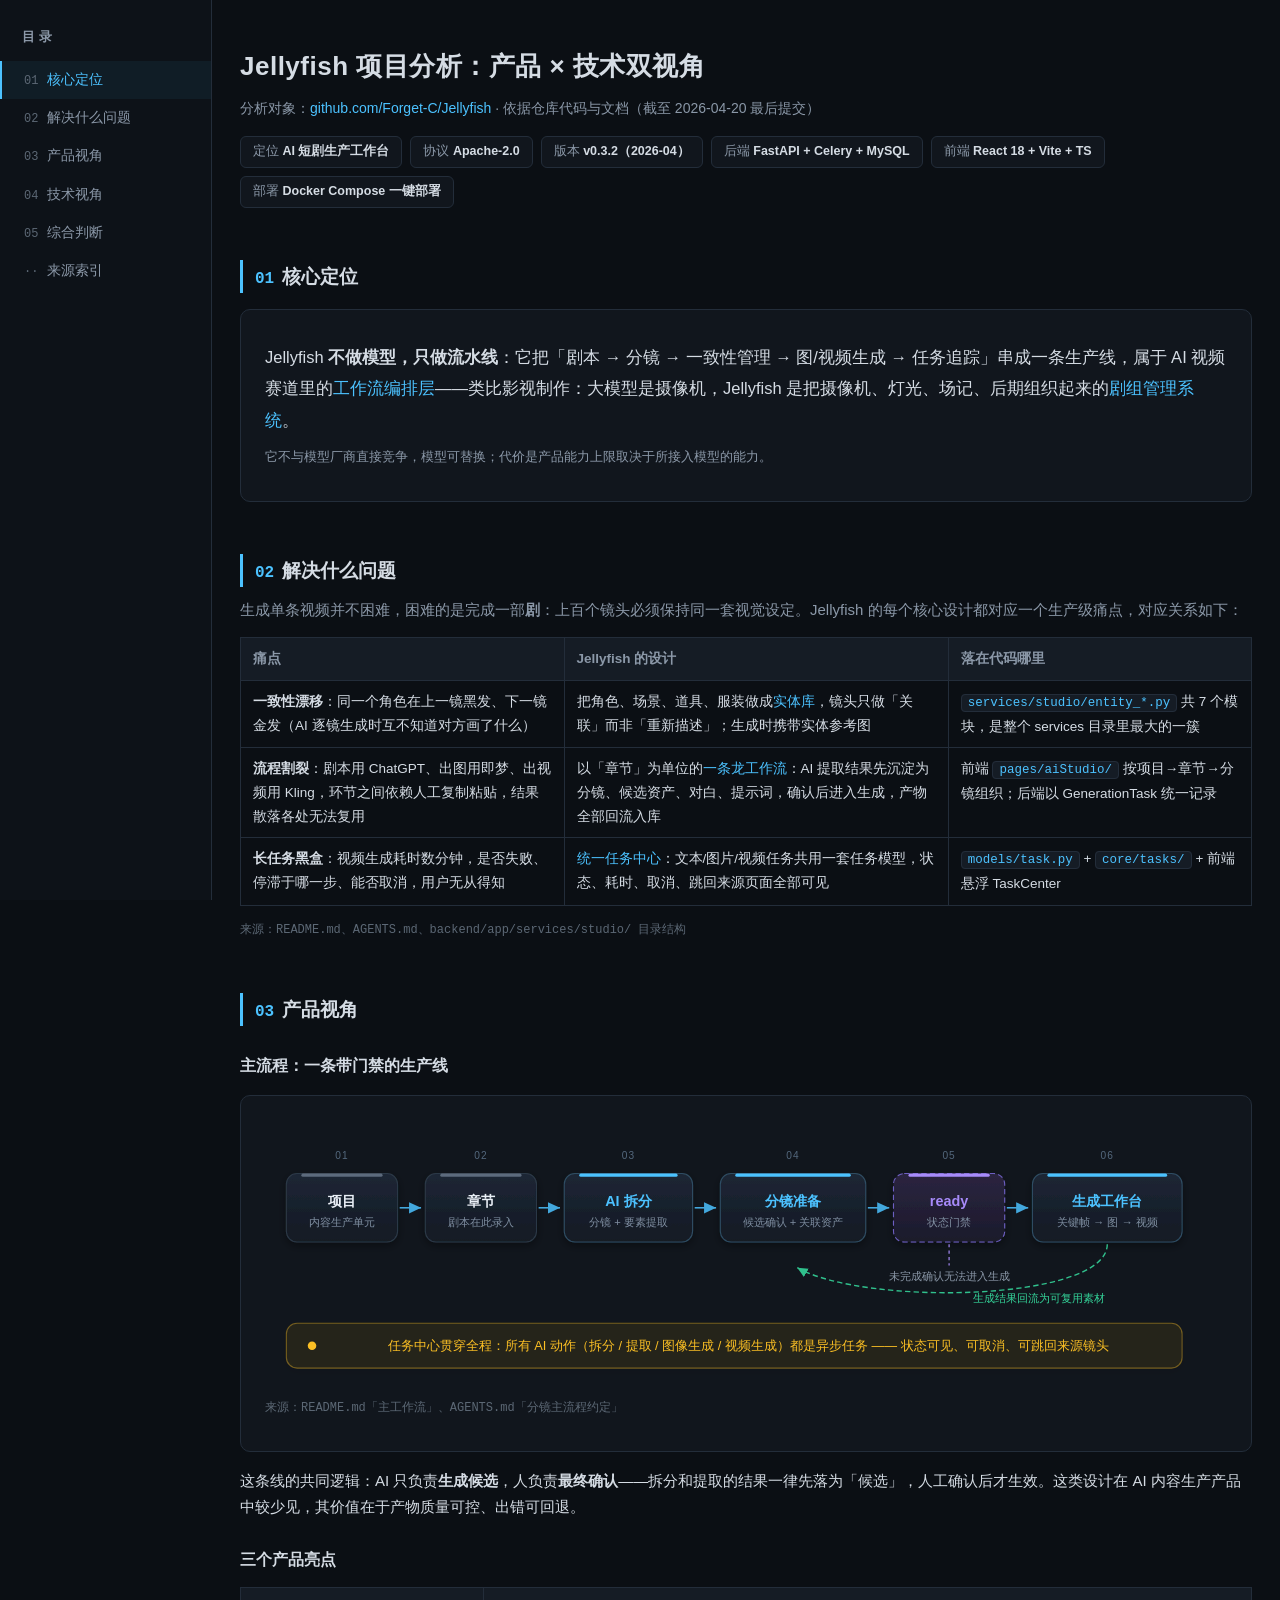
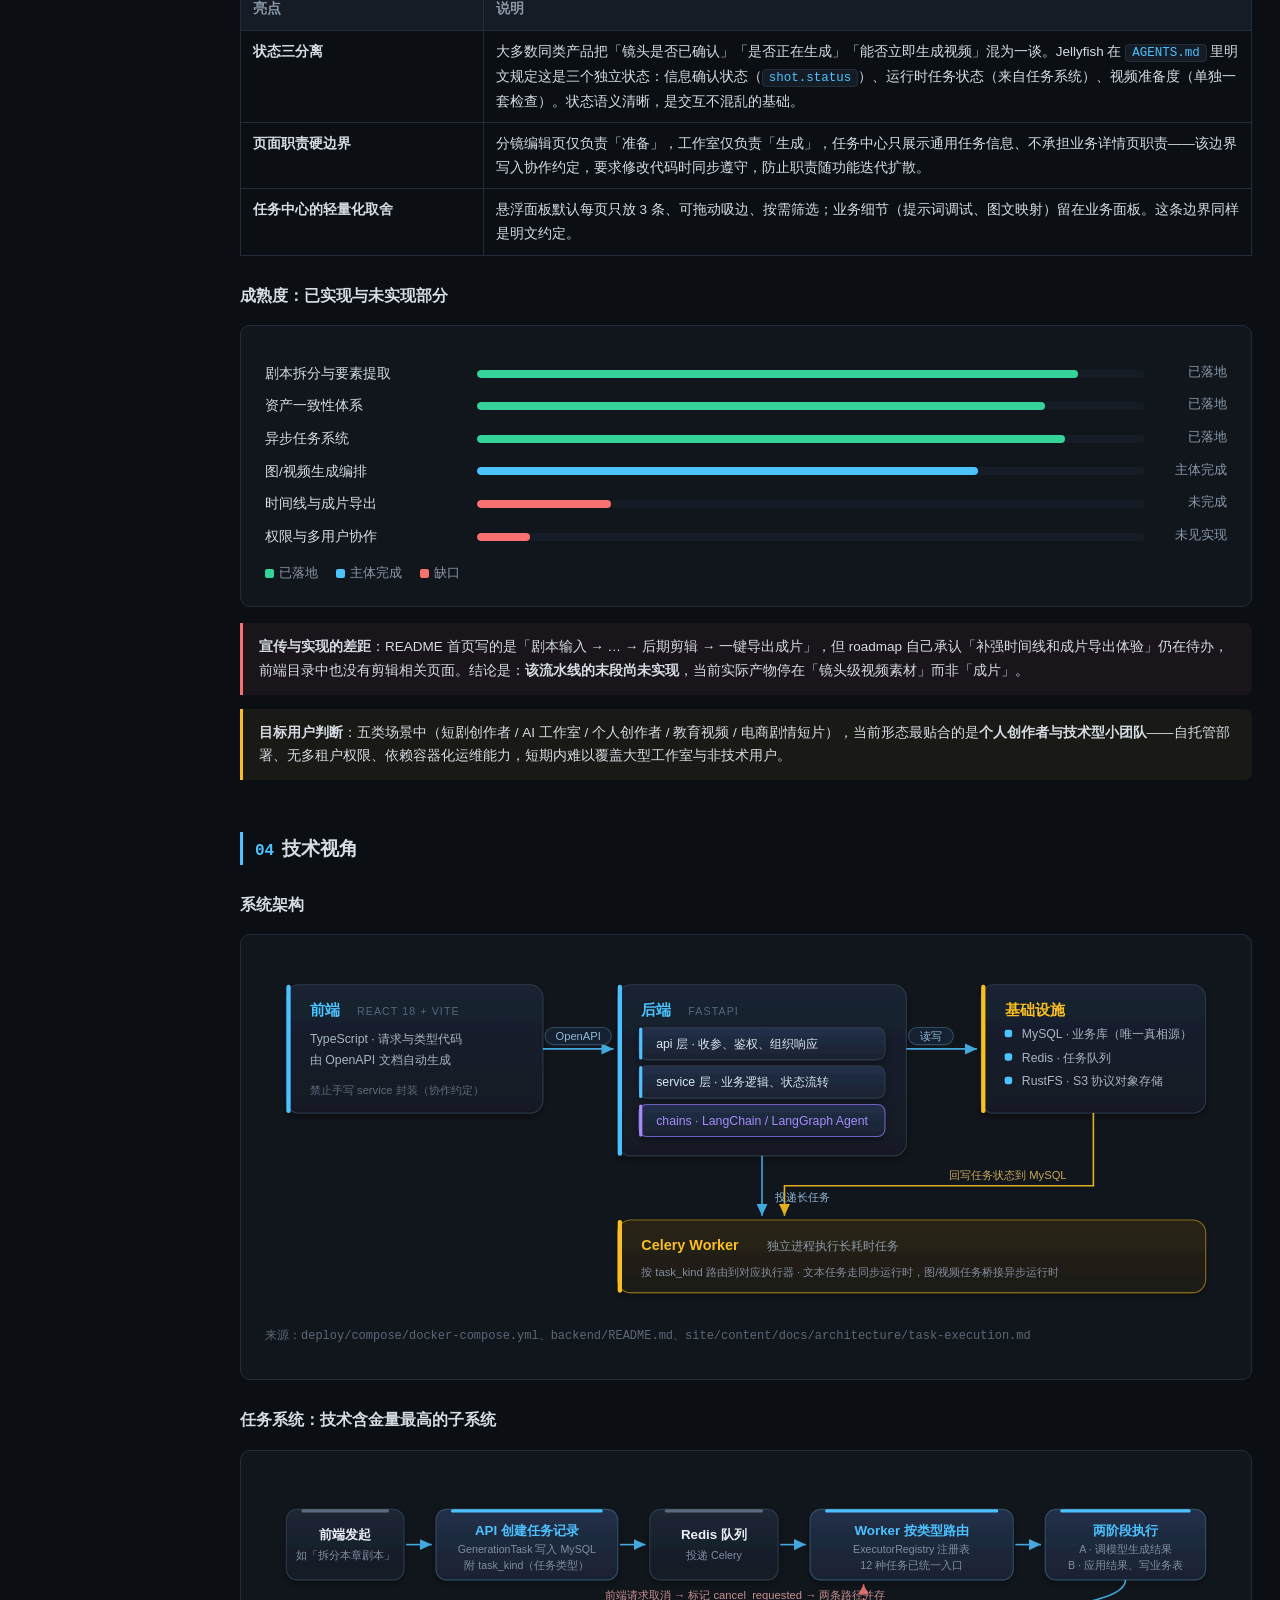
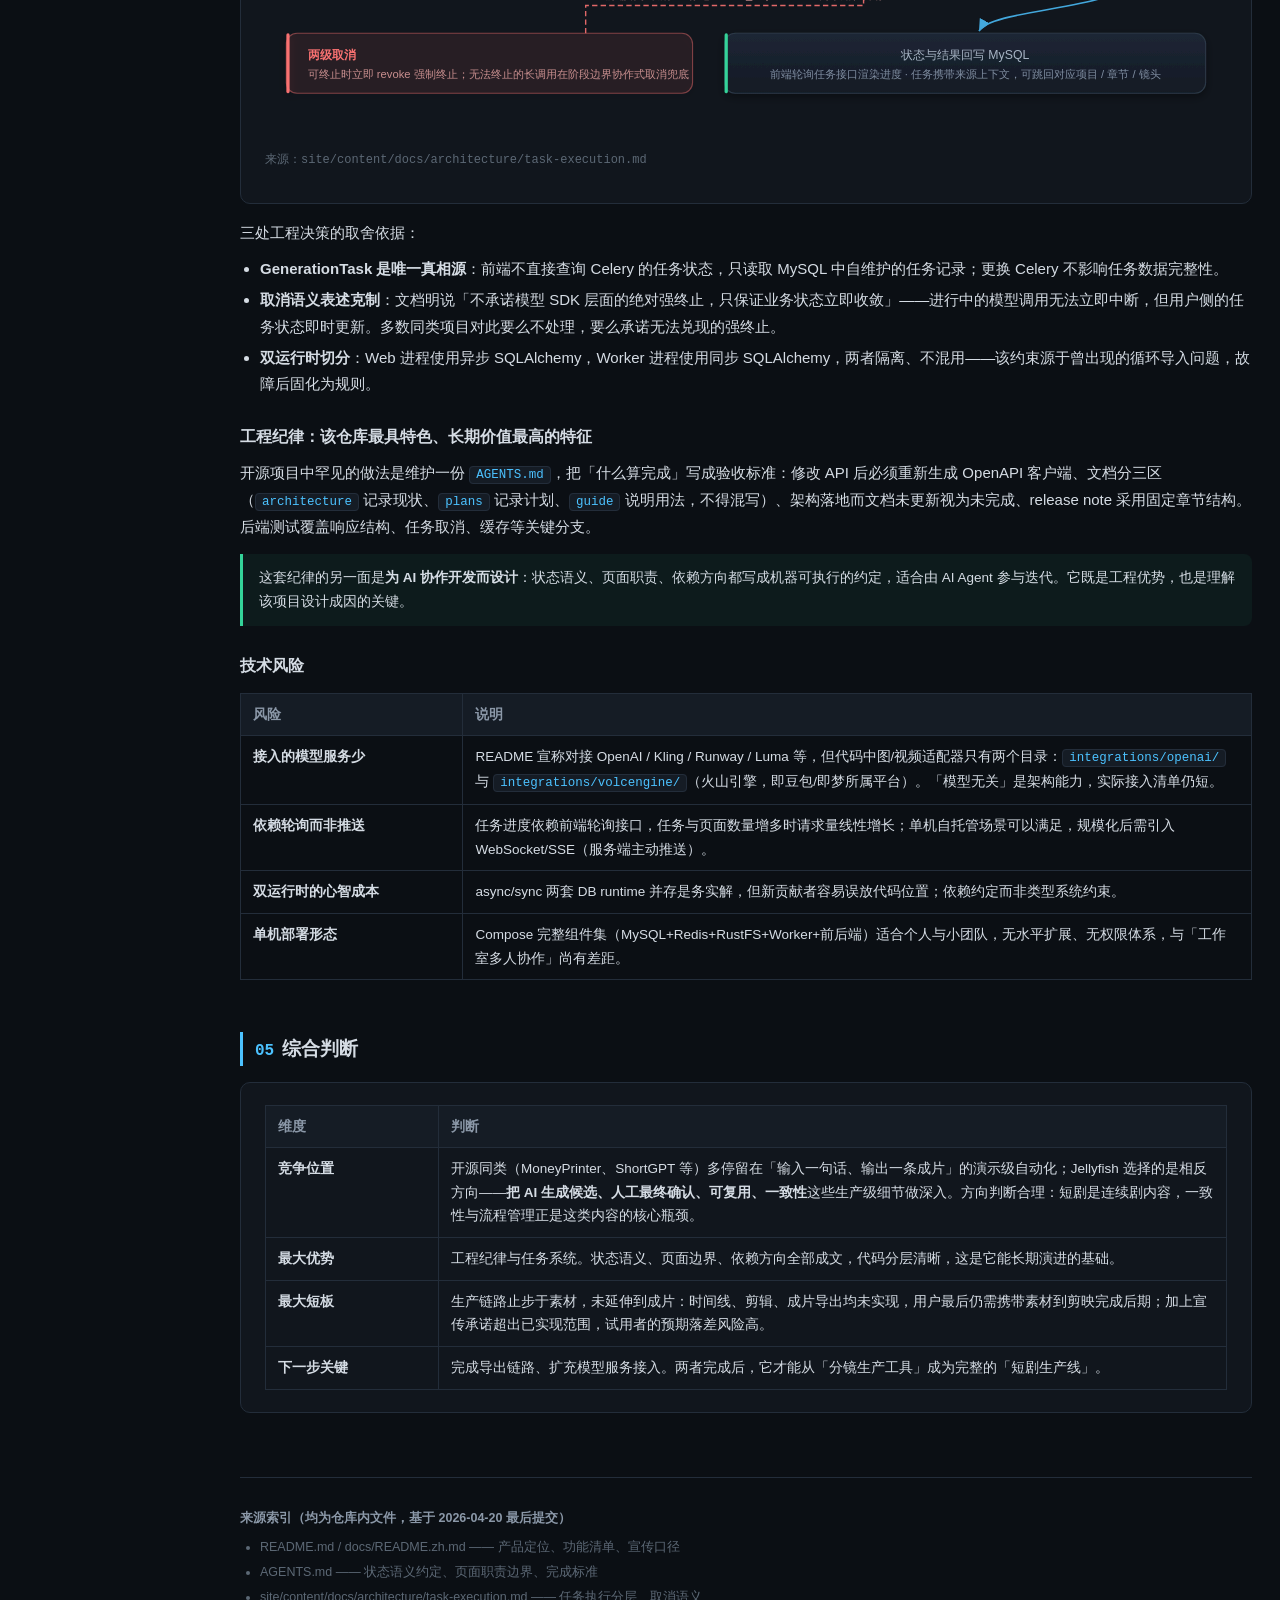
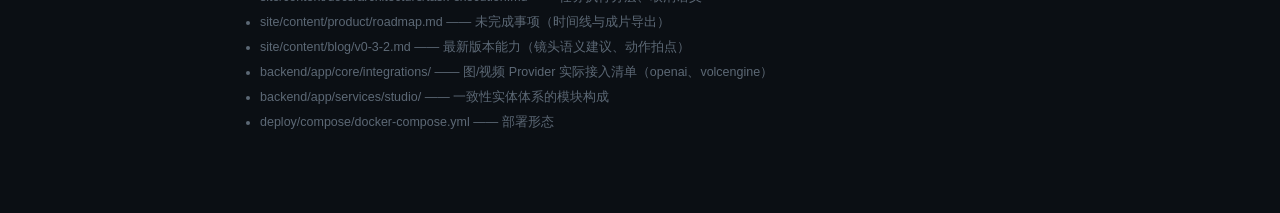
<file: cyx-github-analysis/assets/report-sample.html>
<!DOCTYPE html>
<html lang="zh-CN">
<head>
<meta charset="UTF-8">
<meta name="viewport" content="width=device-width, initial-scale=1.0">
<title>Jellyfish 项目分析 — 产品 × 技术双视角</title>
<style>
  :root{
    --bg:#0b0f14; --panel:#11161d; --panel2:#151c25; --line:#232d3a;
    --tx:#d5dce4; --tx2:#8b98a8; --tx3:#5c6875;
    --cyan:#4cc2ff; --purple:#a78bfa; --green:#34d399; --amber:#fbbf24;
    --red:#f87171; --blue:#60a5fa;
  }
  *{margin:0;padding:0;box-sizing:border-box}
  body{background:var(--bg);color:var(--tx);font-family:"PingFang SC","Microsoft YaHei","Segoe UI",sans-serif;line-height:1.75;font-size:15px}
  .toc{position:fixed;left:0;top:0;width:212px;height:100vh;background:#0d1218;border-right:1px solid var(--line);padding:26px 0;overflow-y:auto;z-index:10}
  .toc-title{font-size:13px;color:var(--tx2);letter-spacing:4px;padding:0 22px;margin-bottom:12px;font-weight:600}
  .toc a{display:block;padding:9px 22px;color:var(--tx2);text-decoration:none;font-size:13.5px;border-left:2px solid transparent;line-height:1.5}
  .toc a .tn{color:var(--tx3);font-family:Consolas,monospace;margin-right:9px;font-size:12px}
  .toc a:hover{color:var(--tx)}
  .toc a.active{color:var(--cyan);border-left-color:var(--cyan);background:rgba(76,194,255,.06)}
  .wrap{max-width:1180px;margin:0 28px 0 240px;padding:44px 0 80px}
  @media (max-width:1080px){.toc{display:none}.wrap{margin:0 auto;padding:44px 28px 80px;max-width:1000px}}
  h1{font-size:26px;font-weight:700;letter-spacing:.5px}
  .sub{color:var(--tx2);margin-top:6px;font-size:14px}
  .meta{display:flex;flex-wrap:wrap;gap:8px;margin-top:16px}
  .m{background:var(--panel);border:1px solid var(--line);border-radius:6px;padding:4px 12px;font-size:12.5px;color:var(--tx2)}
  .m b{color:var(--tx);font-weight:600}
  h2{font-size:19px;margin:52px 0 6px;padding-left:12px;border-left:3px solid var(--cyan);font-weight:650}
  h2 .n{color:var(--cyan);font-family:Consolas,monospace;margin-right:8px;font-size:16px}
  h3{font-size:15.5px;margin:26px 0 8px;color:var(--tx);font-weight:600}
  p{margin:10px 0;color:var(--tx)}
  .lead{color:var(--tx2)}
  .hl{color:var(--cyan)}
  .hl-p{color:var(--purple)}
  .hl-g{color:var(--green)}
  .hl-a{color:var(--amber)}
  .hl-r{color:var(--red)}
  .panel{background:var(--panel);border:1px solid var(--line);border-radius:10px;padding:22px 24px;margin:16px 0}
  .src{color:var(--tx3);font-size:12px;font-family:Consolas,monospace}
  .kicker{font-size:12.5px;color:var(--tx3);margin-bottom:2px;letter-spacing:1px}
  table.t{width:100%;border-collapse:collapse;margin:14px 0;font-size:13.5px}
  table.t th{background:var(--panel2);color:var(--tx2);font-weight:600;text-align:left;padding:9px 12px;border:1px solid var(--line);white-space:nowrap}
  table.t td{padding:9px 12px;border:1px solid var(--line);vertical-align:top}
  table.t tr:hover td{background:rgba(76,194,255,.04)}
  .tag{display:inline-block;font-size:11px;padding:1px 8px;border-radius:20px;border:1px solid;margin-right:4px;white-space:nowrap}
  .tag.done{color:var(--green);border-color:rgba(52,211,153,.4)}
  .tag.part{color:var(--amber);border-color:rgba(251,191,36,.4)}
  .tag.miss{color:var(--red);border-color:rgba(248,113,113,.4)}
  .bars{margin:14px 0}
  .bar-row{display:grid;grid-template-columns:200px 1fr 70px;gap:12px;align-items:center;margin:9px 0;font-size:13.5px}
  .bar-track{height:8px;background:var(--panel2);border-radius:4px;overflow:hidden}
  .bar-fill{height:100%;border-radius:4px}
  .bar-pct{text-align:right;color:var(--tx2);font-family:Consolas,monospace;font-size:12.5px}
  .legend{display:flex;gap:18px;font-size:12.5px;color:var(--tx2);margin-top:10px}
  .dot{display:inline-block;width:9px;height:9px;border-radius:2px;margin-right:5px;vertical-align:middle}
  svg{width:100%;height:auto;display:block}
  svg text{font-family:"PingFang SC","Microsoft YaHei",sans-serif}
  .note{font-size:13px;color:var(--tx2);margin-top:8px}
  ul{margin:8px 0 8px 20px}
  li{margin:5px 0}
  .callout{border-left:3px solid var(--amber);background:rgba(251,191,36,.06);border-radius:0 8px 8px 0;padding:12px 16px;margin:14px 0;font-size:13.5px;color:var(--tx)}
  .callout.red{border-left-color:var(--red);background:rgba(248,113,113,.06)}
  .callout.green{border-left-color:var(--green);background:rgba(52,211,153,.06)}
  .footer{margin-top:64px;padding-top:20px;border-top:1px solid var(--line);color:var(--tx3);font-size:12.5px}
  .footer li{margin:3px 0}
  code{background:var(--panel2);border:1px solid var(--line);border-radius:4px;padding:1px 6px;font-family:Consolas,monospace;font-size:12.5px;color:var(--cyan)}
</style>
</head>
<body>

<nav class="toc">
  <div class="toc-title">目录</div>
  <a href="#s1" class="active"><span class="tn">01</span>核心定位</a>
  <a href="#s2"><span class="tn">02</span>解决什么问题</a>
  <a href="#s3"><span class="tn">03</span>产品视角</a>
  <a href="#s4"><span class="tn">04</span>技术视角</a>
  <a href="#s5"><span class="tn">05</span>综合判断</a>
  <a href="#src-list"><span class="tn">··</span>来源索引</a>
</nav>

<div class="wrap">

<h1>Jellyfish 项目分析：产品 × 技术双视角</h1>
<div class="sub">分析对象：<a href="https://github.com/Forget-C/Jellyfish" style="color:var(--cyan);text-decoration:none">github.com/Forget-C/Jellyfish</a> · 依据仓库代码与文档（截至 2026-04-20 最后提交）</div>
<div class="meta">
  <div class="m">定位 <b>AI 短剧生产工作台</b></div>
  <div class="m">协议 <b>Apache-2.0</b></div>
  <div class="m">版本 <b>v0.3.2（2026-04）</b></div>
  <div class="m">后端 <b>FastAPI + Celery + MySQL</b></div>
  <div class="m">前端 <b>React 18 + Vite + TS</b></div>
  <div class="m">部署 <b>Docker Compose 一键部署</b></div>
</div>

<!-- ============ 01 定位 ============ -->
<h2 id="s1"><span class="n">01</span>核心定位</h2>
<div class="panel">
  <p style="font-size:16.5px;line-height:1.9">Jellyfish <b>不做模型，只做流水线</b>：它把「剧本 → 分镜 → 一致性管理 → 图/视频生成 → 任务追踪」串成一条生产线，属于 AI 视频赛道里的<span class="hl">工作流编排层</span>——类比影视制作：大模型是摄像机，Jellyfish 是把摄像机、灯光、场记、后期组织起来的<span class="hl">剧组管理系统</span>。</p>
  <p class="note">它不与模型厂商直接竞争，模型可替换；代价是产品能力上限取决于所接入模型的能力。</p>
</div>

<!-- ============ 02 问题 ============ -->
<h2 id="s2"><span class="n">02</span>解决什么问题</h2>
<p class="lead">生成单条视频并不困难，困难的是完成一部<b>剧</b>：上百个镜头必须保持同一套视觉设定。Jellyfish 的每个核心设计都对应一个生产级痛点，对应关系如下：</p>

<table class="t">
  <tr><th style="width:32%">痛点</th><th style="width:38%">Jellyfish 的设计</th><th>落在代码哪里</th></tr>
  <tr>
    <td><b>一致性漂移</b>：同一个角色在上一镜黑发、下一镜金发（AI 逐镜生成时互不知道对方画了什么）</td>
    <td>把角色、场景、道具、服装做成<span class="hl">实体库</span>，镜头只做「关联」而非「重新描述」；生成时携带实体参考图</td>
    <td><code>services/studio/entity_*.py</code> 共 7 个模块，是整个 services 目录里最大的一簇</td>
  </tr>
  <tr>
    <td><b>流程割裂</b>：剧本用 ChatGPT、出图用即梦、出视频用 Kling，环节之间依赖人工复制粘贴，结果散落各处无法复用</td>
    <td>以「章节」为单位的<span class="hl">一条龙工作流</span>：AI 提取结果先沉淀为分镜、候选资产、对白、提示词，确认后进入生成，产物全部回流入库</td>
    <td>前端 <code>pages/aiStudio/</code> 按项目→章节→分镜组织；后端以 GenerationTask 统一记录</td>
  </tr>
  <tr>
    <td><b>长任务黑盒</b>：视频生成耗时数分钟，是否失败、停滞于哪一步、能否取消，用户无从得知</td>
    <td><span class="hl">统一任务中心</span>：文本/图片/视频任务共用一套任务模型，状态、耗时、取消、跳回来源页面全部可见</td>
    <td><code>models/task.py</code> + <code>core/tasks/</code> + 前端悬浮 TaskCenter</td>
  </tr>
</table>
<p class="src">来源：README.md、AGENTS.md、backend/app/services/studio/ 目录结构</p>

<!-- ============ 03 产品视角 ============ -->
<h2 id="s3"><span class="n">03</span>产品视角</h2>

<h3>主流程：一条带门禁的生产线</h3>
<div class="panel">
<svg viewBox="0 0 900 252">
  <defs>
    <linearGradient id="g1node" x1="0" y1="0" x2="0" y2="1">
      <stop offset="0" stop-color="#1d2635"/><stop offset="1" stop-color="#131a24"/>
    </linearGradient>
    <linearGradient id="g1gate" x1="0" y1="0" x2="0" y2="1">
      <stop offset="0" stop-color="#2b2540"/><stop offset="1" stop-color="#1b1a2b"/>
    </linearGradient>
    <filter id="g1sh" x="-20%" y="-30%" width="140%" height="170%">
      <feDropShadow dx="0" dy="3" stdDeviation="4" flood-color="#000000" flood-opacity="0.38"/>
    </filter>
    <marker id="g1m-c" markerWidth="9" markerHeight="9" refX="7.5" refY="4" orient="auto"><path d="M0,0.5 L7.5,4 L0,7.5 z" fill="#4cc2ff"/></marker>
    <marker id="g1m-g" markerWidth="9" markerHeight="9" refX="7.5" refY="4" orient="auto"><path d="M0,0.5 L7.5,4 L0,7.5 z" fill="#34d399"/></marker>
  </defs>
  <!-- 阶段眉标 -->
  <g font-family="Consolas,monospace" font-size="9.5" fill="#54687d" text-anchor="middle" letter-spacing="1">
    <text x="72" y="38">01</text><text x="202" y="38">02</text><text x="340" y="38">03</text><text x="494" y="38">04</text><text x="640" y="38">05</text><text x="788" y="38">06</text>
  </g>
  <!-- 流程节点 -->
  <g text-anchor="middle" filter="url(#g1sh)">
    <rect x="20" y="52" width="104" height="64" rx="10" fill="url(#g1node)" stroke="#2c3947"/>
    <rect x="34" y="52" width="76" height="3" rx="1.5" fill="#5c6b7d"/>
    <text x="72" y="82" fill="#e9eff6" font-size="13.5" font-weight="600">项目</text>
    <text x="72" y="101" fill="#7f8da0" font-size="10.5">内容生产单元</text>
    <rect x="150" y="52" width="104" height="64" rx="10" fill="url(#g1node)" stroke="#2c3947"/>
    <rect x="164" y="52" width="76" height="3" rx="1.5" fill="#5c6b7d"/>
    <text x="202" y="82" fill="#e9eff6" font-size="13.5" font-weight="600">章节</text>
    <text x="202" y="101" fill="#7f8da0" font-size="10.5">剧本在此录入</text>
    <rect x="280" y="52" width="120" height="64" rx="10" fill="url(#g1node)" stroke="#2f4d63"/>
    <rect x="294" y="52" width="92" height="3" rx="1.5" fill="#4cc2ff"/>
    <text x="340" y="82" fill="#4cc2ff" font-size="13.5" font-weight="600">AI 拆分</text>
    <text x="340" y="101" fill="#7f8da0" font-size="10.5">分镜 + 要素提取</text>
    <rect x="426" y="52" width="136" height="64" rx="10" fill="url(#g1node)" stroke="#2f4d63"/>
    <rect x="440" y="52" width="108" height="3" rx="1.5" fill="#4cc2ff"/>
    <text x="494" y="82" fill="#4cc2ff" font-size="13.5" font-weight="600">分镜准备</text>
    <text x="494" y="101" fill="#7f8da0" font-size="10.5">候选确认 + 关联资产</text>
    <rect x="588" y="52" width="104" height="64" rx="10" fill="url(#g1gate)" stroke="#6d5fc2" stroke-dasharray="5 3"/>
    <rect x="602" y="52" width="76" height="3" rx="1.5" fill="#a78bfa"/>
    <text x="640" y="82" fill="#a78bfa" font-size="13.5" font-weight="600">ready</text>
    <text x="640" y="101" fill="#7f8da0" font-size="10.5">状态门禁</text>
    <rect x="718" y="52" width="140" height="64" rx="10" fill="url(#g1node)" stroke="#2f4d63"/>
    <rect x="732" y="52" width="112" height="3" rx="1.5" fill="#4cc2ff"/>
    <text x="788" y="82" fill="#4cc2ff" font-size="13.5" font-weight="600">生成工作台</text>
    <text x="788" y="101" fill="#7f8da0" font-size="10.5">关键帧 → 图 → 视频</text>
  </g>
  <!-- 主链箭头 -->
  <g stroke="#4cc2ff" stroke-width="1.5" fill="none" marker-end="url(#g1m-c)" opacity=".85">
    <line x1="126" y1="84" x2="146" y2="84"/><line x1="256" y1="84" x2="276" y2="84"/><line x1="402" y1="84" x2="422" y2="84"/><line x1="564" y1="84" x2="584" y2="84"/><line x1="694" y1="84" x2="714" y2="84"/>
  </g>
  <!-- 门禁说明 -->
  <line x1="640" y1="118" x2="640" y2="138" stroke="#a78bfa" stroke-width="1.1" stroke-dasharray="3 3"/>
  <text x="640" y="152" fill="#8b98a8" font-size="10.5" text-anchor="middle">未完成确认无法进入生成</text>
  <!-- 回流 -->
  <path d="M788,118 C788,172 560,176 498,140" stroke="#34d399" stroke-width="1.3" fill="none" stroke-dasharray="5 3" marker-end="url(#g1m-g)" opacity=".9"/>
  <text x="662" y="172" fill="#34d399" font-size="10.5">生成结果回流为可复用素材</text>
  <!-- 任务中心贯穿带 -->
  <rect x="20" y="192" width="838" height="42" rx="10" fill="rgba(251,191,36,.07)" stroke="rgba(251,191,36,.4)" filter="url(#g1sh)"/>
  <circle cx="44" cy="213" r="4" fill="#fbbf24"/>
  <text x="452" y="217" fill="#fbbf24" font-size="12" text-anchor="middle">任务中心贯穿全程：所有 AI 动作（拆分 / 提取 / 图像生成 / 视频生成）都是异步任务 —— 状态可见、可取消、可跳回来源镜头</text>
</svg>
<p class="src">来源：README.md「主工作流」、AGENTS.md「分镜主流程约定」</p>
</div>

<p>这条线的共同逻辑：AI 只负责<b>生成候选</b>，人负责<b>最终确认</b>——拆分和提取的结果一律先落为「候选」，人工确认后才生效。这类设计在 AI 内容生产产品中较少见，其价值在于产物质量可控、出错可回退。</p>

<h3>三个产品亮点</h3>
<table class="t">
  <tr><th style="width:24%">亮点</th><th>说明</th></tr>
  <tr><td><b>状态三分离</b></td><td>大多数同类产品把「镜头是否已确认」「是否正在生成」「能否立即生成视频」混为一谈。Jellyfish 在 <code>AGENTS.md</code> 里明文规定这是三个独立状态：信息确认状态（<code>shot.status</code>）、运行时任务状态（来自任务系统）、视频准备度（单独一套检查）。状态语义清晰，是交互不混乱的基础。</td></tr>
  <tr><td><b>页面职责硬边界</b></td><td>分镜编辑页仅负责「准备」，工作室仅负责「生成」，任务中心只展示通用任务信息、不承担业务详情页职责——该边界写入协作约定，要求修改代码时同步遵守，防止职责随功能迭代扩散。</td></tr>
  <tr><td><b>任务中心的轻量化取舍</b></td><td>悬浮面板默认每页只放 3 条、可拖动吸边、按需筛选；业务细节（提示词调试、图文映射）留在业务面板。这条边界同样是明文约定。</td></tr>
</table>

<h3>成熟度：已实现与未实现部分</h3>
<div class="panel">
  <div class="bars">
    <div class="bar-row"><span>剧本拆分与要素提取</span><div class="bar-track"><div class="bar-fill" style="width:90%;background:var(--green)"></div></div><span class="bar-pct">已落地</span></div>
    <div class="bar-row"><span>资产一致性体系</span><div class="bar-track"><div class="bar-fill" style="width:85%;background:var(--green)"></div></div><span class="bar-pct">已落地</span></div>
    <div class="bar-row"><span>异步任务系统</span><div class="bar-track"><div class="bar-fill" style="width:88%;background:var(--green)"></div></div><span class="bar-pct">已落地</span></div>
    <div class="bar-row"><span>图/视频生成编排</span><div class="bar-track"><div class="bar-fill" style="width:75%;background:var(--cyan)"></div></div><span class="bar-pct">主体完成</span></div>
    <div class="bar-row"><span>时间线与成片导出</span><div class="bar-track"><div class="bar-fill" style="width:20%;background:var(--red)"></div></div><span class="bar-pct">未完成</span></div>
    <div class="bar-row"><span>权限与多用户协作</span><div class="bar-track"><div class="bar-fill" style="width:8%;background:var(--red)"></div></div><span class="bar-pct">未见实现</span></div>
  </div>
  <div class="legend"><span><span class="dot" style="background:var(--green)"></span>已落地</span><span><span class="dot" style="background:var(--cyan)"></span>主体完成</span><span><span class="dot" style="background:var(--red)"></span>缺口</span></div>
</div>

<div class="callout red"><b>宣传与实现的差距</b>：README 首页写的是「剧本输入 → … → 后期剪辑 → 一键导出成片」，但 roadmap 自己承认「补强时间线和成片导出体验」仍在待办，前端目录中也没有剪辑相关页面。结论是：<b>该流水线的末段尚未实现</b>，当前实际产物停在「镜头级视频素材」而非「成片」。</div>

<div class="callout"><b>目标用户判断</b>：五类场景中（短剧创作者 / AI 工作室 / 个人创作者 / 教育视频 / 电商剧情短片），当前形态最贴合的是<b>个人创作者与技术型小团队</b>——自托管部署、无多租户权限、依赖容器化运维能力，短期内难以覆盖大型工作室与非技术用户。</div>

<!-- ============ 04 技术视角 ============ -->
<h2 id="s4"><span class="n">04</span>技术视角</h2>

<h3>系统架构</h3>
<div class="panel">
<svg viewBox="0 0 900 336">
  <defs>
    <linearGradient id="g2card" x1="0" y1="0" x2="0" y2="1">
      <stop offset="0" stop-color="#1a2231"/><stop offset="1" stop-color="#121924"/>
    </linearGradient>
    <linearGradient id="g2pill" x1="0" y1="0" x2="0" y2="1">
      <stop offset="0" stop-color="#22304a"/><stop offset="1" stop-color="#19222f"/>
    </linearGradient>
    <linearGradient id="g2band" x1="0" y1="0" x2="0" y2="1">
      <stop offset="0" stop-color="#2a2415"/><stop offset="1" stop-color="#1c1a12"/>
    </linearGradient>
    <filter id="g2sh" x="-15%" y="-20%" width="130%" height="150%">
      <feDropShadow dx="0" dy="3" stdDeviation="4" flood-color="#000000" flood-opacity="0.38"/>
    </filter>
    <marker id="g2m-c" markerWidth="9" markerHeight="9" refX="7.5" refY="4" orient="auto"><path d="M0,0.5 L7.5,4 L0,7.5 z" fill="#4cc2ff"/></marker>
    <marker id="g2m-a" markerWidth="9" markerHeight="9" refX="7.5" refY="4" orient="auto"><path d="M0,0.5 L7.5,4 L0,7.5 z" fill="#fbbf24"/></marker>
  </defs>
  <!-- 前端 -->
  <g filter="url(#g2sh)">
    <rect x="20" y="26" width="240" height="120" rx="12" fill="url(#g2card)" stroke="#2c3947"/>
    <rect x="20" y="26" width="4" height="120" rx="2" fill="#4cc2ff"/>
  </g>
  <text x="42" y="54" fill="#4cc2ff" font-size="14" font-weight="600">前端</text>
  <text x="86" y="54" fill="#54687d" font-size="10" font-family="Consolas,monospace" letter-spacing="1">REACT 18 + VITE</text>
  <text x="42" y="80" fill="#a7b4c4" font-size="11.5">TypeScript · 请求与类型代码</text>
  <text x="42" y="100" fill="#a7b4c4" font-size="11.5">由 OpenAPI 文档自动生成</text>
  <text x="42" y="128" fill="#5c6b7d" font-size="10.5">禁止手写 service 封装（协作约定）</text>
  <!-- 后端 -->
  <g filter="url(#g2sh)">
    <rect x="330" y="26" width="270" height="160" rx="12" fill="url(#g2card)" stroke="#2c3947"/>
    <rect x="330" y="26" width="4" height="160" rx="2" fill="#4cc2ff"/>
  </g>
  <text x="352" y="54" fill="#4cc2ff" font-size="14" font-weight="600">后端</text>
  <text x="396" y="54" fill="#54687d" font-size="10" font-family="Consolas,monospace" letter-spacing="1">FASTAPI</text>
  <g filter="url(#g2sh)">
    <rect x="350" y="66" width="230" height="30" rx="7" fill="url(#g2pill)" stroke="#2c3947"/>
    <rect x="350" y="102" width="230" height="30" rx="7" fill="url(#g2pill)" stroke="#2c3947"/>
    <rect x="350" y="138" width="230" height="30" rx="7" fill="url(#g2pill)" stroke="#6d5fc2"/>
  </g>
  <rect x="350" y="66" width="3" height="30" rx="1.5" fill="#4cc2ff"/>
  <rect x="350" y="102" width="3" height="30" rx="1.5" fill="#4cc2ff"/>
  <rect x="350" y="138" width="3" height="30" rx="1.5" fill="#a78bfa"/>
  <text x="366" y="85" fill="#dbe4ee" font-size="11.5">api 层 · 收参、鉴权、组织响应</text>
  <text x="366" y="121" fill="#dbe4ee" font-size="11.5">service 层 · 业务逻辑、状态流转</text>
  <text x="366" y="157" fill="#a78bfa" font-size="11.5">chains · LangChain / LangGraph Agent</text>
  <!-- 基础设施 -->
  <g filter="url(#g2sh)">
    <rect x="670" y="26" width="210" height="120" rx="12" fill="url(#g2card)" stroke="#2c3947"/>
    <rect x="670" y="26" width="4" height="120" rx="2" fill="#fbbf24"/>
  </g>
  <text x="692" y="54" fill="#fbbf24" font-size="14" font-weight="600">基础设施</text>
  <g font-size="11.5">
    <rect x="692" y="68" width="7" height="7" rx="2" fill="#4cc2ff"/><text x="708" y="76" fill="#a7b4c4">MySQL · 业务库（唯一真相源）</text>
    <rect x="692" y="90" width="7" height="7" rx="2" fill="#4cc2ff"/><text x="708" y="98" fill="#a7b4c4">Redis · 任务队列</text>
    <rect x="692" y="112" width="7" height="7" rx="2" fill="#4cc2ff"/><text x="708" y="120" fill="#a7b4c4">RustFS · S3 协议对象存储</text>
  </g>
  <!-- Celery 执行层 -->
  <g filter="url(#g2sh)">
    <rect x="330" y="246" width="550" height="68" rx="12" fill="url(#g2band)" stroke="rgba(251,191,36,.45)"/>
    <rect x="330" y="246" width="4" height="68" rx="2" fill="#fbbf24"/>
  </g>
  <text x="352" y="274" fill="#fbbf24" font-size="13.5" font-weight="600">Celery Worker</text>
  <text x="470" y="274" fill="#8b98a8" font-size="11">独立进程执行长耗时任务</text>
  <text x="352" y="298" fill="#7f8da0" font-size="10.5">按 task_kind 路由到对应执行器 · 文本任务走同步运行时，图/视频任务桥接异步运行时</text>
  <!-- 连线 -->
  <g stroke="#4cc2ff" stroke-width="1.5" fill="none" marker-end="url(#g2m-c)" opacity=".85">
    <line x1="260" y1="86" x2="326" y2="86"/>
    <line x1="600" y1="86" x2="666" y2="86"/>
    <line x1="465" y1="186" x2="465" y2="242"/>
  </g>
  <path d="M775,146 L775,214 L486,214 L486,242" stroke="#fbbf24" stroke-width="1.5" fill="none" marker-end="url(#g2m-a)" opacity=".9"/>
  <g font-size="10.5">
    <rect x="262" y="66" width="62" height="16" rx="8" fill="#152030" stroke="#2f4d63"/>
    <text x="293" y="77.5" fill="#8fb8d8" text-anchor="middle">OpenAPI</text>
    <rect x="602" y="66" width="42" height="16" rx="8" fill="#152030" stroke="#2f4d63"/>
    <text x="623" y="77.5" fill="#8fb8d8" text-anchor="middle">读写</text>
    <text x="477" y="228" fill="#8fb8d8">投递长任务</text>
    <text x="640" y="208" fill="#c9a75a">回写任务状态到 MySQL</text>
  </g>
</svg>
<p class="src">来源：deploy/compose/docker-compose.yml、backend/README.md、site/content/docs/architecture/task-execution.md</p>
</div>

<h3>任务系统：技术含金量最高的子系统</h3>
<div class="panel">
<svg viewBox="0 0 900 250">
  <defs>
    <linearGradient id="g3node" x1="0" y1="0" x2="0" y2="1">
      <stop offset="0" stop-color="#1d2635"/><stop offset="1" stop-color="#131a24"/>
    </linearGradient>
    <linearGradient id="g3step" x1="0" y1="0" x2="0" y2="1">
      <stop offset="0" stop-color="#22304a"/><stop offset="1" stop-color="#19222f"/>
    </linearGradient>
    <filter id="g3sh" x="-15%" y="-25%" width="130%" height="160%">
      <feDropShadow dx="0" dy="3" stdDeviation="4" flood-color="#000000" flood-opacity="0.38"/>
    </filter>
    <marker id="g3m-c" markerWidth="9" markerHeight="9" refX="7.5" refY="4" orient="auto"><path d="M0,0.5 L7.5,4 L0,7.5 z" fill="#4cc2ff"/></marker>
    <marker id="g3m-r" markerWidth="9" markerHeight="9" refX="7.5" refY="4" orient="auto"><path d="M0,0.5 L7.5,4 L0,7.5 z" fill="#f87171"/></marker>
  </defs>
  <!-- 流水线节点 -->
  <g text-anchor="middle" filter="url(#g3sh)">
    <rect x="20" y="34" width="110" height="66" rx="10" fill="url(#g3node)" stroke="#2c3947"/>
    <rect x="34" y="34" width="82" height="3" rx="1.5" fill="#5c6b7d"/>
    <text x="75" y="62" fill="#e9eff6" font-size="12.5" font-weight="600">前端发起</text>
    <text x="75" y="80" fill="#7f8da0" font-size="10">如「拆分本章剧本」</text>
    <rect x="160" y="34" width="170" height="66" rx="10" fill="url(#g3step)" stroke="#2f4d63"/>
    <rect x="174" y="34" width="142" height="3" rx="1.5" fill="#4cc2ff"/>
    <text x="245" y="58" fill="#4cc2ff" font-size="12.5" font-weight="600">API 创建任务记录</text>
    <text x="245" y="75" fill="#7f8da0" font-size="10">GenerationTask 写入 MySQL</text>
    <text x="245" y="90" fill="#7f8da0" font-size="10">附 task_kind（任务类型）</text>
    <rect x="360" y="34" width="120" height="66" rx="10" fill="url(#g3node)" stroke="#2c3947"/>
    <rect x="374" y="34" width="92" height="3" rx="1.5" fill="#5c6b7d"/>
    <text x="420" y="62" fill="#e9eff6" font-size="12.5" font-weight="600">Redis 队列</text>
    <text x="420" y="80" fill="#7f8da0" font-size="10">投递 Celery</text>
    <rect x="510" y="34" width="190" height="66" rx="10" fill="url(#g3step)" stroke="#2f4d63"/>
    <rect x="524" y="34" width="162" height="3" rx="1.5" fill="#4cc2ff"/>
    <text x="605" y="58" fill="#4cc2ff" font-size="12.5" font-weight="600">Worker 按类型路由</text>
    <text x="605" y="75" fill="#7f8da0" font-size="10">ExecutorRegistry 注册表</text>
    <text x="605" y="90" fill="#7f8da0" font-size="10">12 种任务已统一入口</text>
    <rect x="730" y="34" width="150" height="66" rx="10" fill="url(#g3step)" stroke="#2f4d63"/>
    <rect x="744" y="34" width="122" height="3" rx="1.5" fill="#4cc2ff"/>
    <text x="805" y="58" fill="#4cc2ff" font-size="12.5" font-weight="600">两阶段执行</text>
    <text x="805" y="75" fill="#7f8da0" font-size="10">A · 调模型生成结果</text>
    <text x="805" y="90" fill="#7f8da0" font-size="10">B · 应用结果、写业务表</text>
  </g>
  <!-- 主链箭头 -->
  <g stroke="#4cc2ff" stroke-width="1.5" fill="none" marker-end="url(#g3m-c)" opacity=".85">
    <line x1="132" y1="67" x2="156" y2="67"/><line x1="332" y1="67" x2="356" y2="67"/><line x1="482" y1="67" x2="506" y2="67"/><line x1="702" y1="67" x2="726" y2="67"/>
    <path d="M805,100 C805,128 680,126 668,148"/>
  </g>
  <!-- 回写带 -->
  <g filter="url(#g3sh)">
    <rect x="430" y="150" width="450" height="56" rx="10" fill="url(#g3node)" stroke="#2c3947"/>
    <rect x="430" y="150" width="3" height="56" rx="1.5" fill="#34d399"/>
  </g>
  <text x="655" y="174" fill="#a7b4c4" font-size="11.5" text-anchor="middle">状态与结果回写 MySQL</text>
  <text x="655" y="192" fill="#7f8da0" font-size="10.5" text-anchor="middle">前端轮询任务接口渲染进度 · 任务携带来源上下文，可跳回对应项目 / 章节 / 镜头</text>
  <!-- 取消路径 -->
  <g filter="url(#g3sh)">
    <rect x="20" y="150" width="380" height="56" rx="10" fill="rgba(248,113,113,.08)" stroke="rgba(248,113,113,.45)"/>
    <rect x="20" y="150" width="3" height="56" rx="1.5" fill="#f87171"/>
  </g>
  <text x="40" y="174" fill="#f87171" font-size="11.5" font-weight="600">两级取消</text>
  <text x="40" y="192" fill="#c98f8f" font-size="10.5">可终止时立即 revoke 强制终止；无法终止的长调用在阶段边界协作式取消兜底</text>
  <path d="M300,150 L300,124 L560,124 L560,104" stroke="#f87171" stroke-width="1.3" fill="none" stroke-dasharray="5 3" marker-end="url(#g3m-r)" opacity=".9"/>
  <text x="318" y="118" fill="#c98f8f" font-size="10.5">前端请求取消 → 标记 cancel_requested → 两条路径并存</text>
</svg>
<p class="src">来源：site/content/docs/architecture/task-execution.md</p>
</div>

<p>三处工程决策的取舍依据：</p>
<ul>
  <li><b>GenerationTask 是唯一真相源</b>：前端不直接查询 Celery 的任务状态，只读取 MySQL 中自维护的任务记录；更换 Celery 不影响任务数据完整性。</li>
  <li><b>取消语义表述克制</b>：文档明说「不承诺模型 SDK 层面的绝对强终止，只保证业务状态立即收敛」——进行中的模型调用无法立即中断，但用户侧的任务状态即时更新。多数同类项目对此要么不处理，要么承诺无法兑现的强终止。</li>
  <li><b>双运行时切分</b>：Web 进程使用异步 SQLAlchemy，Worker 进程使用同步 SQLAlchemy，两者隔离、不混用——该约束源于曾出现的循环导入问题，故障后固化为规则。</li>
</ul>

<h3>工程纪律：该仓库最具特色、长期价值最高的特征</h3>
<p>开源项目中罕见的做法是维护一份 <code>AGENTS.md</code>，把「什么算完成」写成验收标准：修改 API 后必须重新生成 OpenAPI 客户端、文档分三区（<code>architecture</code> 记录现状、<code>plans</code> 记录计划、<code>guide</code> 说明用法，不得混写）、架构落地而文档未更新视为未完成、release note 采用固定章节结构。后端测试覆盖响应结构、任务取消、缓存等关键分支。</p>
<div class="callout green">这套纪律的另一面是<b>为 AI 协作开发而设计</b>：状态语义、页面职责、依赖方向都写成机器可执行的约定，适合由 AI Agent 参与迭代。它既是工程优势，也是理解该项目设计成因的关键。</div>

<h3>技术风险</h3>
<table class="t">
  <tr><th style="width:22%">风险</th><th>说明</th></tr>
  <tr><td><b>接入的模型服务少</b></td><td>README 宣称对接 OpenAI / Kling / Runway / Luma 等，但代码中图/视频适配器只有两个目录：<code>integrations/openai/</code> 与 <code>integrations/volcengine/</code>（火山引擎，即豆包/即梦所属平台）。「模型无关」是架构能力，实际接入清单仍短。</td></tr>
  <tr><td><b>依赖轮询而非推送</b></td><td>任务进度依赖前端轮询接口，任务与页面数量增多时请求量线性增长；单机自托管场景可以满足，规模化后需引入 WebSocket/SSE（服务端主动推送）。</td></tr>
  <tr><td><b>双运行时的心智成本</b></td><td>async/sync 两套 DB runtime 并存是务实解，但新贡献者容易误放代码位置；依赖约定而非类型系统约束。</td></tr>
  <tr><td><b>单机部署形态</b></td><td>Compose 完整组件集（MySQL+Redis+RustFS+Worker+前后端）适合个人与小团队，无水平扩展、无权限体系，与「工作室多人协作」尚有差距。</td></tr>
</table>

<!-- ============ 05 综合 ============ -->
<h2 id="s5"><span class="n">05</span>综合判断</h2>
<div class="panel">
  <table class="t" style="margin:0">
    <tr><th style="width:18%">维度</th><th>判断</th></tr>
    <tr><td><b>竞争位置</b></td><td>开源同类（MoneyPrinter、ShortGPT 等）多停留在「输入一句话、输出一条成片」的演示级自动化；Jellyfish 选择的是相反方向——<b>把 AI 生成候选、人工最终确认、可复用、一致性</b>这些生产级细节做深入。方向判断合理：短剧是连续剧内容，一致性与流程管理正是这类内容的核心瓶颈。</td></tr>
    <tr><td><b>最大优势</b></td><td>工程纪律与任务系统。状态语义、页面边界、依赖方向全部成文，代码分层清晰，这是它能长期演进的基础。</td></tr>
    <tr><td><b>最大短板</b></td><td>生产链路止步于素材，未延伸到成片：时间线、剪辑、成片导出均未实现，用户最后仍需携带素材到剪映完成后期；加上宣传承诺超出已实现范围，试用者的预期落差风险高。</td></tr>
    <tr><td><b>下一步关键</b></td><td>完成导出链路、扩充模型服务接入。两者完成后，它才能从「分镜生产工具」成为完整的「短剧生产线」。</td></tr>
  </table>
</div>

<div class="footer" id="src-list">
  <p style="color:var(--tx2);font-weight:600;margin-bottom:6px">来源索引（均为仓库内文件，基于 2026-04-20 最后提交）</p>
  <ul>
    <li>README.md / docs/README.zh.md —— 产品定位、功能清单、宣传口径</li>
    <li>AGENTS.md —— 状态语义约定、页面职责边界、完成标准</li>
    <li>site/content/docs/architecture/task-execution.md —— 任务执行分层、取消语义</li>
    <li>site/content/product/roadmap.md —— 未完成事项（时间线与成片导出）</li>
    <li>site/content/blog/v0-3-2.md —— 最新版本能力（镜头语义建议、动作拍点）</li>
    <li>backend/app/core/integrations/ —— 图/视频 Provider 实际接入清单（openai、volcengine）</li>
    <li>backend/app/services/studio/ —— 一致性实体体系的模块构成</li>
    <li>deploy/compose/docker-compose.yml —— 部署形态</li>
  </ul>
</div>

</div>
<script>
  const links=[...document.querySelectorAll('.toc a')];
  const secs=links.map(l=>document.querySelector(l.getAttribute('href'))).filter(Boolean);
  const spy=new IntersectionObserver(es=>{
    es.forEach(e=>{
      if(e.isIntersecting){
        links.forEach(l=>l.classList.toggle('active',l.getAttribute('href')==='#'+e.target.id));
      }
    });
  },{rootMargin:'-20% 0px -65% 0px'});
  secs.forEach(s=>spy.observe(s));
</script>
</body>
</html>
</file>
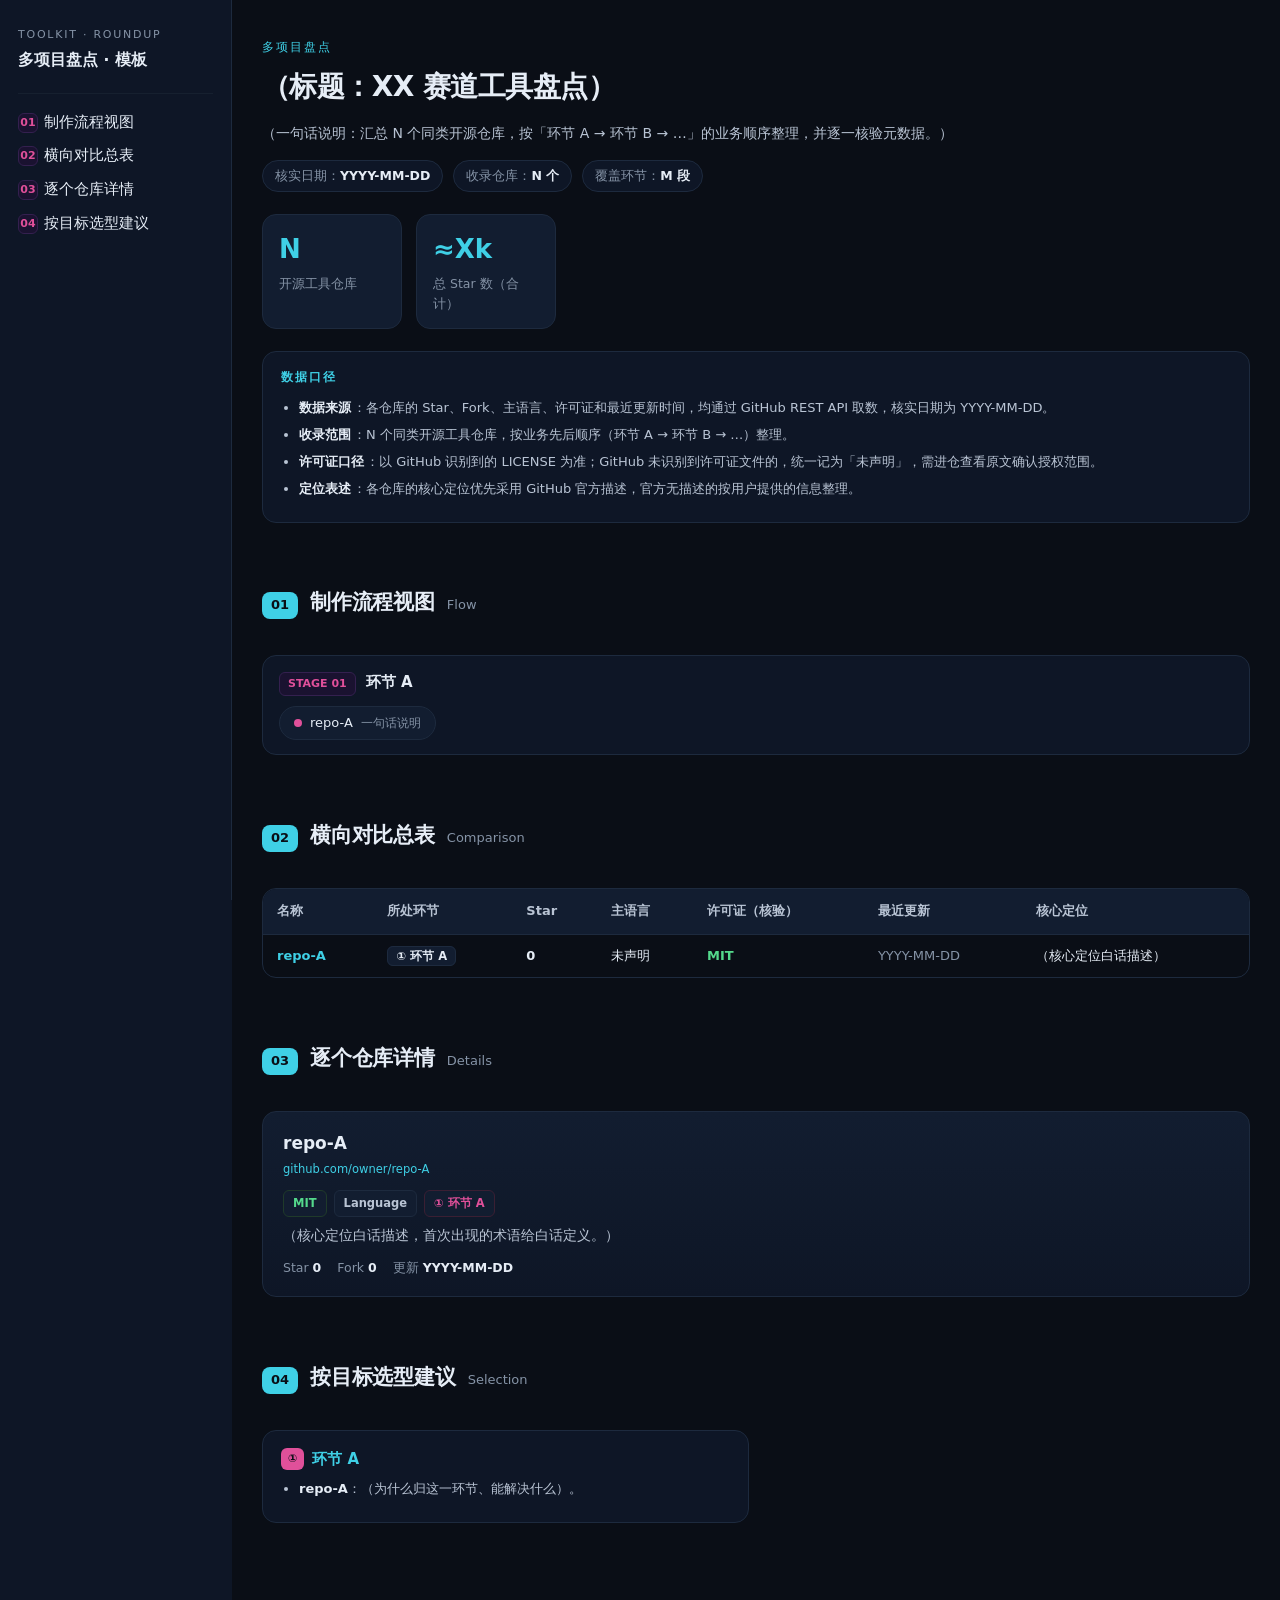
<file: cyx-multi-project-analysis/assets/roundup-template.html>
<!DOCTYPE html>
<html lang="zh-CN">
<head>
<meta charset="UTF-8">
<meta name="viewport" content="width=device-width, initial-scale=1.0">
<title>多项目盘点 · 模板</title>
<style>
  :root{
    --bg:#0a0e16; --panel:#0e1626; --panel-2:#121d30;
    --line:#1d2a3e; --line-soft:#16202f;
    --text:#e6edf6; --text-dim:#b9c4d4; --text-mute:#8593a6;
    --cyan:#3fd0e6; --magenta:#e0509a; --violet:#9b7bff;
    --green:#54d98c; --amber:#f0b54a; --red:#ff6b6b;
    --radius:14px; --shadow:0 10px 30px rgba(0,0,0,.35);
  }
  *{box-sizing:border-box}
  html{scroll-behavior:smooth}
  body{margin:0;background:var(--bg);color:var(--text);
    font-family:-apple-system,"Segoe UI",system-ui,"PingFang SC","Microsoft YaHei",sans-serif;
    font-size:14px;line-height:1.6}

  /* 整体：左栏通栏 + 占满正文 */
  .wrap{
    display:grid;grid-template-columns:232px minmax(0,1fr);
    align-items:start;min-height:100vh;
    background:linear-gradient(90deg,var(--panel) 0,var(--panel) 232px,var(--bg) 232px);
  }
  /* 左栏 */
  .sidebar{
    position:sticky;top:0;height:100vh;
    border-right:1px solid var(--line);
    padding:26px 18px;display:flex;flex-direction:column;
    overflow-y:auto;
  }
  .brand .b-eyebrow{font-size:11px;letter-spacing:.16em;text-transform:uppercase;color:var(--text-mute)}
  .brand .b-title{font-size:15.5px;font-weight:800;margin-top:6px;line-height:1.35;white-space:nowrap}
  .toc{margin-top:22px;border-top:1px solid var(--line-soft);padding-top:18px;flex:1}
  .toc ol{list-style:none;margin:0;padding:0;display:grid;gap:12px;counter-reset:toc}
  .toc li{counter-increment:toc;position:relative;padding-left:26px;font-size:15px}
  .toc li::before{
    content:counter(toc,decimal-leading-zero);position:absolute;left:0;top:1px;
    font-size:11px;font-weight:700;color:var(--magenta);background:#1a1230;
    border:1px solid #34204f;border-radius:6px;width:18px;height:18px;
    display:flex;align-items:center;justify-content:center;
  }
  .toc a{color:var(--text);text-decoration:none;transition:.15s;display:block;line-height:1.45}
  .toc a:hover{color:var(--cyan)}

  /* 正文 */
  .content{min-width:0;padding:38px 30px 80px}
  .hero{max-width:1280px}
  .eyebrow{font-size:12px;letter-spacing:.16em;text-transform:uppercase;color:var(--cyan)}
  .title{font-size:28px;font-weight:800;margin:8px 0 0;letter-spacing:-.02em}
  .sub{color:var(--text-dim);margin:12px 0 0;max-width:880px}
  .meta-row{display:flex;flex-wrap:wrap;gap:10px;margin-top:16px}
  .chip{font-size:12.5px;color:var(--text-mute);background:var(--panel);
    border:1px solid var(--line);border-radius:999px;padding:5px 12px}
  .chip b{color:var(--text)}
  .stats{display:grid;grid-template-columns:repeat(2,140px);gap:14px;margin:22px 0 8px}
  .stat{border:1px solid var(--line);background:var(--panel-2);border-radius:var(--radius);padding:14px 16px}
  .stat .num{font-size:26px;font-weight:800;color:var(--cyan)}
  .stat .lbl{font-size:12.5px;color:var(--text-mute);margin-top:3px}
  /* 数据口径块 */
  .scope{margin-top:22px;border:1px solid var(--line);background:var(--panel);
    border-radius:var(--radius);padding:16px 18px}
  .scope-h{font-size:12px;font-weight:700;letter-spacing:.18em;text-transform:uppercase;
    color:var(--cyan);margin-bottom:10px}
  .scope ul{margin:0;padding-left:18px}
  .scope li{font-size:13px;color:var(--text-dim);line-height:1.7;margin:5px 0}
  .scope li b{color:var(--text);font-weight:700;margin-right:2px}

  section{margin-top:46px;max-width:1280px}
  .sec-head{display:flex;align-items:baseline;gap:12px;margin-bottom:18px}
  .sec-head .idx{font-size:13px;font-weight:700;color:#0a0e16;background:var(--cyan);
    border-radius:8px;padding:3px 9px}
  .sec-head h2{font-size:21px;font-weight:800;letter-spacing:-.01em}
  .sec-head .en{color:var(--text-mute);font-size:13px}

  /* 流程图：每环节一个 stage，胶囊可点 */
  .pipeline{display:grid;gap:14px}
  .stage{border:1px solid var(--line);background:var(--panel);border-radius:var(--radius);padding:14px 16px}
  .stage .left{display:flex;align-items:baseline;gap:10px;margin-bottom:10px}
  .stage .sno{font-size:11px;font-weight:700;color:var(--magenta);background:#1a1230;
    border:1px solid #34204f;border-radius:6px;padding:2px 8px}
  .stage .sname{font-size:15px;font-weight:700}
  .stage .right{display:flex;flex-wrap:wrap;gap:10px}
  .ptag{display:inline-flex;align-items:center;gap:8px;font-size:13px;color:var(--text);
    background:var(--panel-2);border:1px solid var(--line);border-radius:999px;
    padding:6px 14px;text-decoration:none;transition:.15s}
  .ptag:hover{border-color:var(--cyan);color:var(--cyan)}
  .ptag .dot{width:8px;height:8px;border-radius:50%}
  .ptag small{color:var(--text-mute);font-size:11.5px}

  /* 对比总表：行 id 用 row- 前缀，避免与详情卡 cN 冲突 */
  .table-wrap{overflow-x:auto;border:1px solid var(--line);border-radius:var(--radius)}
  table{width:100%;border-collapse:collapse;font-size:13px;min-width:760px}
  thead th{text-align:left;background:var(--panel-2);color:var(--text-dim);
    font-weight:700;padding:12px 14px;border-bottom:1px solid var(--line);white-space:nowrap}
  tbody td{padding:11px 14px;border-bottom:1px solid var(--line-soft);vertical-align:top}
  tbody tr:last-child td{border-bottom:none}
  .name a{color:var(--cyan);text-decoration:none;font-weight:600}
  .name a:hover{text-decoration:underline}
  .stagepill{font-size:11.5px;font-weight:700;background:var(--panel-2);
    border:1px solid var(--line);border-radius:6px;padding:2px 8px;white-space:nowrap}
  .num-cell{font-weight:700;color:var(--text)}
  .muted{color:var(--text-mute)}
  .lic{font-weight:700;white-space:nowrap}
  .lic.ok{color:var(--green)} .lic.warn{color:var(--amber)} .lic.bad{color:var(--red)}

  /* 详情卡：id=cN 唯一，胶囊 href=#cN 落到这里 */
  .cards{display:grid;gap:16px}
  .card{border:1px solid var(--line);background:linear-gradient(180deg,#121d30,#0e1626);
    border-radius:var(--radius);padding:18px 20px;scroll-margin-top:24px}
  .card .top{display:flex;justify-content:space-between;align-items:flex-start;gap:14px}
  .card h3{margin:0;font-size:17px;font-weight:800}
  .card .gh{font-size:11.5px;margin-top:3px}
  .card .gh a{color:var(--cyan);text-decoration:none}
  .badges{display:flex;flex-wrap:wrap;gap:7px;margin:12px 0 8px}
  .b{font-size:11.5px;font-weight:700;background:var(--panel-2);border:1px solid var(--line);
    border-radius:6px;padding:3px 9px;color:var(--text-dim)}
  .b.green{color:var(--green);border-color:#1f3a2a}
  .b.amber{color:var(--amber);border-color:#3a2f1a}
  .b.red{color:var(--red);border-color:#3a1f24}
  .b.cyan{color:var(--cyan);border-color:#13414a}
  .b.magenta{color:var(--magenta);border-color:#3a1f33}
  .b.violet{color:var(--violet);border-color:#2a2240}
  .card .desc{color:var(--text-dim);font-size:13.5px;margin:4px 0 0}
  .card .facts{display:flex;gap:16px;margin-top:12px;font-size:12.5px;color:var(--text-mute);flex-wrap:wrap}
  .card .facts b{color:var(--text);font-weight:700}

  /* 选型卡：带环节徽章 */
  .guide{display:grid;grid-template-columns:repeat(2,1fr);gap:14px}
  .gcard{border:1px solid var(--line);background:var(--panel);border-radius:var(--radius);padding:16px 18px}
  .gcard h4{font-size:15px;color:var(--cyan);margin:0 0 8px;display:flex;align-items:center;gap:8px}
  .gstage{font-size:11px;font-weight:700;color:#0a0e16;background:var(--magenta);
    border-radius:6px;padding:2px 7px}
  .gcard ul{margin:0;padding-left:18px}
  .gcard li{font-size:13px;color:var(--text-dim);margin:6px 0}
  .gcard li b{color:var(--text)}

  @media (max-width:1000px){
    .wrap{grid-template-columns:1fr}
    .sidebar{position:static;height:auto;flex-direction:column;border-right:none;
      border-bottom:1px solid var(--line)}
    .toc ol{grid-template-columns:repeat(2,1fr);gap:8px 28px}
    .stats{grid-template-columns:repeat(2,1fr)}
    .guide{grid-template-columns:1fr}
  }
</style>
</head>
<body>
<div class="wrap">

  <!-- 左栏：brand + 目录（不加「目录」小标签） -->
  <aside class="sidebar">
    <div class="brand">
      <div class="b-eyebrow">TOOLKIT · Roundup</div>
      <div class="b-title">多项目盘点 · 模板</div>
    </div>
    <nav class="toc">
      <ol>
        <li><a href="#s1">制作流程视图</a></li>
        <li><a href="#s2">横向对比总表</a></li>
        <li><a href="#s3">逐个仓库详情</a></li>
        <li><a href="#s4">按目标选型建议</a></li>
      </ol>
    </nav>
  </aside>

  <main class="content">
  <header class="hero">
    <div class="eyebrow">多项目盘点</div>
    <h1 class="title">（标题：XX 赛道工具盘点）</h1>
    <p class="sub">（一句话说明：汇总 N 个同类开源仓库，按「环节 A → 环节 B → …」的业务顺序整理，并逐一核验元数据。）</p>
    <div class="meta-row">
      <span class="chip">核实日期：<b>YYYY-MM-DD</b></span>
      <span class="chip">收录仓库：<b>N 个</b></span>
      <span class="chip">覆盖环节：<b>M 段</b></span>
    </div>
    <div class="stats">
      <div class="stat"><div class="num">N</div><div class="lbl">开源工具仓库</div></div>
      <div class="stat"><div class="num">≈Xk</div><div class="lbl">总 Star 数（合计）</div></div>
    </div>
    <!-- 数据口径块：替代逐卡黄色提示 -->
    <div class="scope">
      <div class="scope-h">数据口径</div>
      <ul>
        <li><b>数据来源</b>：各仓库的 Star、Fork、主语言、许可证和最近更新时间，均通过 GitHub REST API 取数，核实日期为 YYYY-MM-DD。</li>
        <li><b>收录范围</b>：N 个同类开源工具仓库，按业务先后顺序（环节 A → 环节 B → …）整理。</li>
        <li><b>许可证口径</b>：以 GitHub 识别到的 LICENSE 为准；GitHub 未识别到许可证文件的，统一记为「未声明」，需进仓查看原文确认授权范围。</li>
        <li><b>定位表述</b>：各仓库的核心定位优先采用 GitHub 官方描述，官方无描述的按用户提供的信息整理。</li>
      </ul>
    </div>
  </header>

  <!-- 01 制作流程视图：每个 .ptag 的 href 指向详情卡 id（#cN） -->
  <section id="s1">
    <div class="sec-head"><span class="idx">01</span><h2>制作流程视图</h2><span class="en">Flow</span></div>
    <div class="pipeline">
      <div class="stage">
        <div class="left"><div class="sno">STAGE 01</div><div class="sname">环节 A</div></div>
        <div class="right">
          <!-- 复制下面这行加仓库；dot 颜色对应仓库徽章色 -->
          <a class="ptag" href="#c1"><span class="dot" style="background:var(--magenta)"></span>repo-A <small>一句话说明</small></a>
        </div>
      </div>
      <!-- 复制 .stage 加更多环节（02/03/...） -->
    </div>
  </section>

  <!-- 02 横向对比总表：行 id 用 row-cN（与详情卡 cN 区分） -->
  <section id="s2">
    <div class="sec-head"><span class="idx">02</span><h2>横向对比总表</h2><span class="en">Comparison</span></div>
    <div class="table-wrap">
      <table>
        <thead>
          <tr><th>名称</th><th>所处环节</th><th>Star</th><th>主语言</th><th>许可证（核验）</th><th>最近更新</th><th>核心定位</th></tr>
        </thead>
        <tbody>
          <tr id="row-c1">
            <td class="name"><a href="https://github.com/owner/repo-A" target="_blank" rel="noopener">repo-A</a></td>
            <td><span class="stagepill">① 环节 A</span></td>
            <td class="num-cell">0</td><td>未声明</td>
            <td class="lic ok">MIT</td><td class="muted">YYYY-MM-DD</td>
            <td>（核心定位白话描述）</td>
          </tr>
          <!-- 复制 <tr id="row-cN"> 加更多仓库，顺序与流程图一致 -->
        </tbody>
      </table>
    </div>
  </section>

  <!-- 03 逐个仓库详情：id=cN 唯一，承接流程图胶囊跳转 -->
  <section id="s3">
    <div class="sec-head"><span class="idx">03</span><h2>逐个仓库详情</h2><span class="en">Details</span></div>
    <div class="cards">
      <div class="card" id="c1">
        <div class="top">
          <div><h3>repo-A</h3>
          <div class="gh"><a href="https://github.com/owner/repo-A" target="_blank" rel="noopener">github.com/owner/repo-A</a></div></div>
        </div>
        <div class="badges">
          <span class="b green">MIT</span><span class="b">Language</span><span class="b magenta">① 环节 A</span>
        </div>
        <p class="desc">（核心定位白话描述，首次出现的术语给白话定义。）</p>
        <div class="facts"><span>Star <b>0</b></span><span>Fork <b>0</b></span><span>更新 <b>YYYY-MM-DD</b></span></div>
      </div>
      <!-- 复制 .card id="cN" 加更多仓库，顺序与表格一致 -->
    </div>
  </section>

  <!-- 04 按目标选型建议：卡片带环节徽章，分组与上面一致 -->
  <section id="s4">
    <div class="sec-head"><span class="idx">04</span><h2>按目标选型建议</h2><span class="en">Selection</span></div>
    <div class="guide">
      <div class="gcard">
        <h4><span class="gstage">①</span> 环节 A</h4>
        <ul>
          <li><b>repo-A</b>：（为什么归这一环节、能解决什么）。</li>
        </ul>
      </div>
      <!-- 复制 .gcard 加更多环节；最后一卡可 grid-column:1/-1 占满整行 -->
    </div>
  </section>

  </main>
</div>
</body>
</html>
</file>
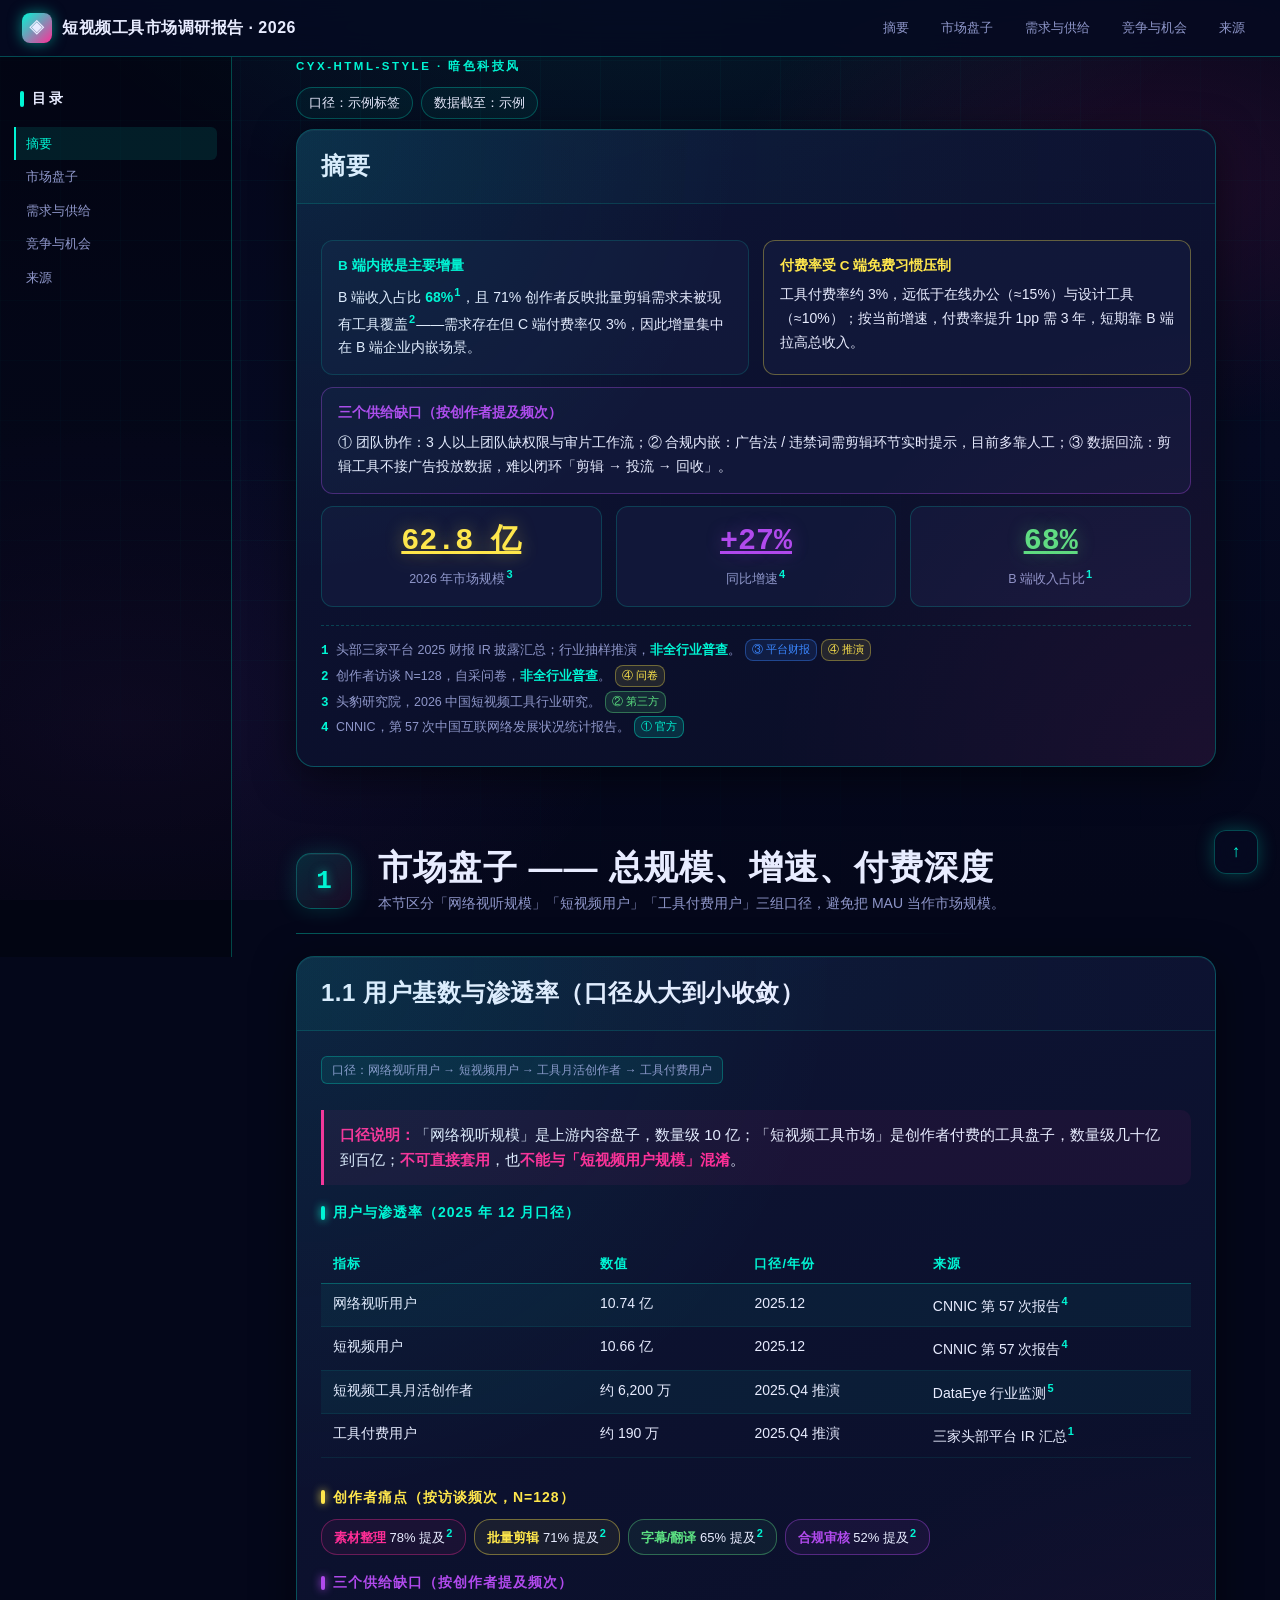
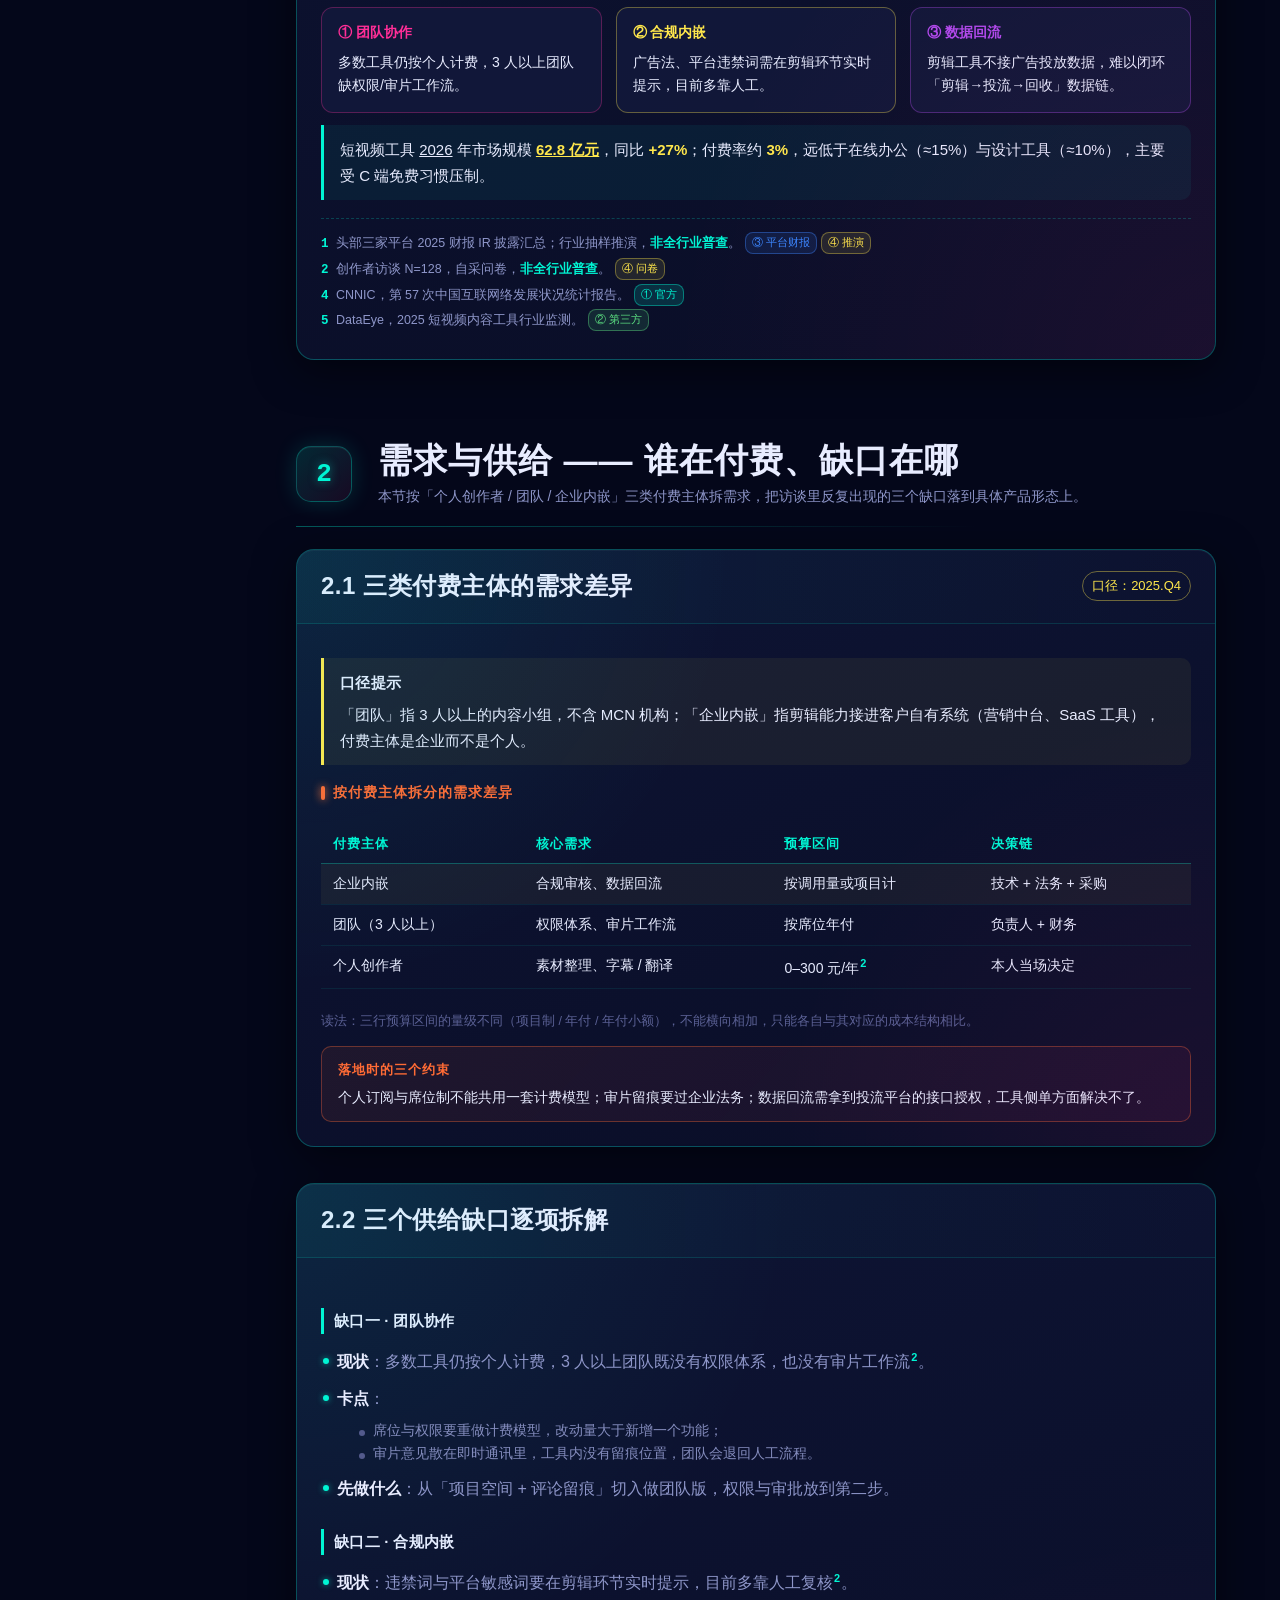
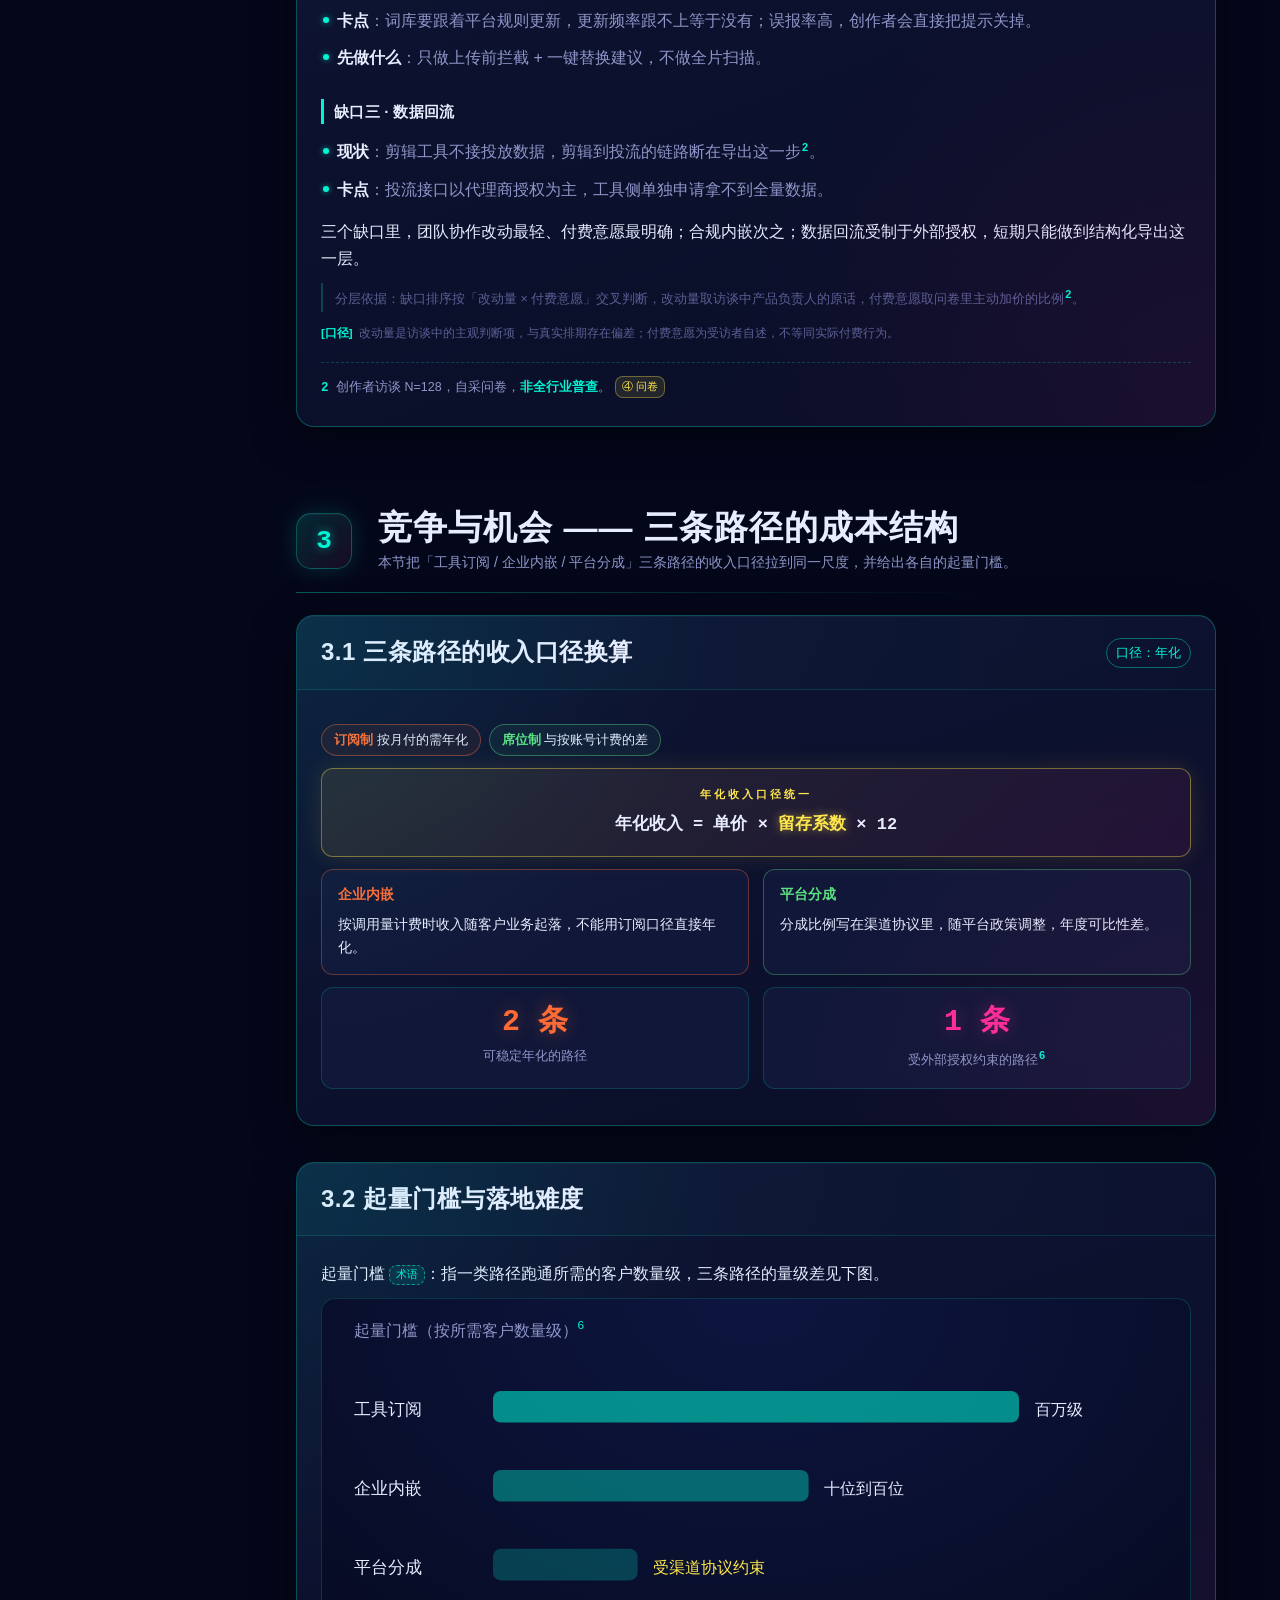
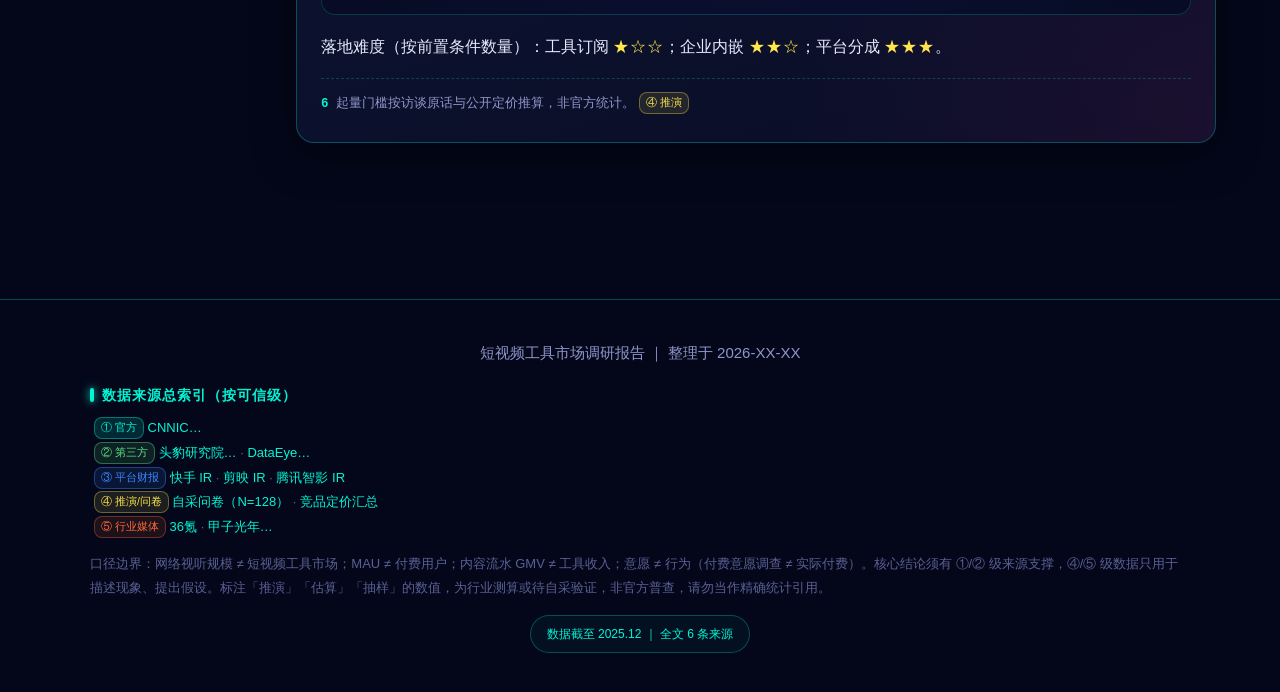
<file: cyx-research-report/assets/template.html>
<!DOCTYPE html>
<html lang="zh-CN">
<head>
<meta charset="UTF-8">
<meta name="viewport" content="width=device-width, initial-scale=1.0">
<title>市场调研报告 · 模板</title>
<style>
*{box-sizing:border-box;margin:0;padding:0}
html{scroll-behavior:smooth}
body{
  font-family:"PingFang SC","Microsoft YaHei","HarmonyOS Sans SC",-apple-system,"Segoe UI",sans-serif;
  background:var(--bg-deep); color:var(--text); line-height:1.7;
  overflow-x:hidden; -webkit-font-smoothing:antialiased;
}
:root{
  --bg-deep:#04071a;
  --bg-night:#0A0E27;
  --bg-card:#0F1638;
  --bg-panel:rgba(20,27,63,.72);
  --cyan:#00F5D4;
  --magenta:#FF2E97;
  --yellow:#FFE74C;
  --purple:#B14AED;
  --orange:#FF6B35;
  --blue:#3A86FF;
  --green:#5CE082;
  --text:#E8ECFF;
  --text-dim:#8E96C9;
  --text-faint:#5A6094;
  --border:rgba(0,245,212,.28);
  --grid:rgba(0,245,212,.07);
}
body::before{
  content:"";position:fixed;inset:0;z-index:-2;
  background:
    radial-gradient(ellipse 80% 60% at 50% -10%, rgba(0,245,212,.10), transparent 60%),
    radial-gradient(ellipse 60% 50% at 90% 20%, rgba(255,46,151,.10), transparent 55%),
    radial-gradient(ellipse 70% 60% at 10% 80%, rgba(177,74,237,.08), transparent 55%),
    linear-gradient(180deg,#04071a 0%,#060A22 50%,#04071a 100%);
}
body::after{
  content:"";position:fixed;inset:0;z-index:-1;pointer-events:none;
  background-image:linear-gradient(var(--grid) 1px,transparent 1px),linear-gradient(90deg,var(--grid) 1px,transparent 1px);
  background-size:60px 60px;
  mask-image:radial-gradient(ellipse 90% 70% at 50% 40%,#000 30%,transparent 90%);
  opacity:.6;
}
.topnav{
  position:sticky;top:0;z-index:50;
  backdrop-filter:blur(14px); background:rgba(6,10,34,.82);
  border-bottom:1px solid var(--border);
  padding:10px 22px; display:flex; align-items:center; gap:18px; flex-wrap:wrap;
}
.brand{display:flex;align-items:center;gap:10px;font-weight:700;letter-spacing:.5px;white-space:nowrap}
.brand .logo{width:30px;height:30px;display:grid;place-items:center;border-radius:8px;
  background:linear-gradient(135deg,var(--cyan),var(--magenta));box-shadow:0 0 14px rgba(0,245,212,.5);font-size:15px}
.nav-links{display:flex;gap:6px;flex-wrap:wrap;margin-left:auto}
.nav-links a{
  color:var(--text-dim);text-decoration:none;font-size:13px;padding:6px 12px;border-radius:20px;
  border:1px solid transparent;transition:.2s;white-space:nowrap}
.nav-links a:hover{color:var(--cyan);border-color:var(--border);background:rgba(0,245,212,.06)}

/* ── 左侧目录面板 .toc：长报告（大节 ≥4 或正文超两屏）默认加，窄屏自动隐藏 ──
   结构：<div class="layout"><nav class="toc">…</nav><main>…</main></div>
   面板式（2026-09-28 定）：通栏深色边栏，自带更暗底色 + 右分隔线，sticky 占满视口高；
   .toc-title 前主色竖条；项名 = 章节原词 + 序号（「一、…」，与正文标题一字不差）；
   滚动时当前节加 .on 高亮（一行小脚本）。配套正文头部 .eyebrow / .chips 见下。 */
.layout{display:flex;align-items:flex-start;gap:0}
.toc{width:232px;flex:0 0 232px;position:sticky;top:0;height:100vh;overflow-y:auto;display:none;background:rgba(0,0,0,.28);border-right:1px solid var(--border);padding:30px 14px}
.toc .toc-title{display:flex;align-items:center;gap:8px;font-size:14px;font-weight:700;letter-spacing:3px;margin:0 6px 16px}
.toc .toc-title::before{content:"";width:4px;height:16px;background:var(--cyan);border-radius:2px;flex:0 0 auto}
.toc a{display:block;padding:7px 10px;font-size:13px;color:var(--text-dim);border-left:2px solid transparent;border-radius:0 6px 6px 0;text-decoration:none;line-height:1.5}
.toc a:hover{color:var(--text-main);background:rgba(0,245,212,.06)}
.toc a.on{color:var(--cyan);border-left-color:var(--cyan);background:rgba(0,245,212,.1)}
@media(min-width:1100px){.toc{display:block}}
/* ── 正文头部：眉题 + 标签行（口径信息归头部不散进正文） ── */
.eyebrow{font-size:11.5px;font-weight:700;letter-spacing:2.5px;color:var(--cyan);text-transform:uppercase;margin:0 0 10px}
.chips{display:flex;flex-wrap:wrap;gap:8px;margin:0 0 20px}
.chip{background:var(--panel);border:1px solid var(--border);border-radius:8px;padding:4px 12px;font-size:12.5px;color:var(--text-dim)}
.part-banner{
  position:relative;
  margin:80px auto 40px;max-width:1360px;padding:0;scroll-margin-top:80px;
  display:grid;grid-template-columns:62px 1fr;
  grid-template-areas:"num title" "num desc";
  column-gap:20px;row-gap:4px;align-items:center;
}
.part-banner::after{
  content:"";position:absolute;left:0;right:0;bottom:-18px;height:1px;
  background:linear-gradient(90deg,rgba(0,245,212,.35),transparent 75%);
}
.part-banner .pnum{
  grid-area:num;width:56px;height:56px;border-radius:15px;
  display:grid;place-items:center;
  font-family:"JetBrains Mono",Consolas,monospace;font-size:26px;font-weight:800;line-height:1;
  color:var(--cyan);
  background:linear-gradient(135deg,rgba(0,245,212,.14),rgba(255,46,151,.08));
  border:1px solid var(--border);
  box-shadow:0 0 22px rgba(0,245,212,.16),inset 0 1px 0 rgba(255,255,255,.05);
  text-shadow:0 0 10px rgba(0,245,212,.5);
}
.part-banner h1{grid-area:title;font-size:clamp(23px,3vw,34px);font-weight:800;letter-spacing:1px;line-height:1.2;margin:0}
.part-banner .pdesc{grid-area:desc;color:var(--text-dim);font-size:14px}
main{max-width:1360px;margin:0 auto;padding:0 64px 80px}
.page{
  position:relative; margin:0 auto 36px; border-radius:18px; overflow:hidden;
  background:linear-gradient(160deg,rgba(15,22,56,.92),rgba(10,14,39,.96));
  border:1px solid var(--border);
  box-shadow:0 10px 40px rgba(0,0,0,.5),inset 0 1px 0 rgba(255,255,255,.04);
  scroll-margin-top:80px;
}
.page::before{
  content:"";position:absolute;inset:0;pointer-events:none;
  background:radial-gradient(circle at 0% 0%,rgba(0,245,212,.08),transparent 40%),
             radial-gradient(circle at 100% 100%,rgba(255,46,151,.07),transparent 40%);
}
.page-head{
  display:flex;align-items:center;gap:14px;padding:16px 24px;
  border-bottom:1px solid rgba(0,245,212,.14);
  background:linear-gradient(90deg,rgba(0,245,212,.05),transparent);
}
.page-title{font-size:clamp(18px,2.2vw,24px);font-weight:700;letter-spacing:.5px;flex:1}
.pace{font-size:13px;padding:3px 9px;border-radius:20px;border:1px solid rgba(255,231,76,.4);color:var(--yellow);white-space:nowrap}
.pace.zap{border-color:rgba(0,245,212,.4);color:var(--cyan)}
.page-body{padding:24px}
.layout-tag{display:inline-block;font-size:12px;color:var(--text-dim);
  background:rgba(0,245,212,.08);border:1px solid var(--border);
  padding:3px 10px;border-radius:6px;margin-bottom:16px}
.scene{
  border-radius:14px;border:1px solid rgba(0,245,212,.18);overflow:hidden;margin-bottom:18px;
  background:radial-gradient(ellipse at top,#0d1640,#070b24);min-height:200px;position:relative}
.scene svg{display:block;width:100%;height:auto}
.info-title{font-size:14px;color:var(--cyan);font-weight:700;margin:16px 0 8px;letter-spacing:1px;
  display:flex;align-items:center;gap:8px}
.info-title::before{content:"";width:4px;height:14px;background:var(--cyan);
  box-shadow:0 0 8px var(--cyan);border-radius:2px}
.info-title.mag{color:var(--magenta)}.info-title.mag::before{background:var(--magenta);box-shadow:0 0 8px var(--magenta)}
.info-title.yel{color:var(--yellow)}.info-title.yel::before{background:var(--yellow);box-shadow:0 0 8px var(--yellow)}
.info-title.pur{color:var(--purple)}.info-title.pur::before{background:var(--purple);box-shadow:0 0 8px var(--purple)}
.info-title.ora{color:var(--orange)}.info-title.ora::before{background:var(--orange);box-shadow:0 0 8px var(--orange)}
.formula{
  background:linear-gradient(135deg,rgba(255,231,76,.10),rgba(255,46,151,.08));
  border:1px solid rgba(255,231,76,.4);border-radius:12px;padding:16px 20px;margin:12px 0;
  text-align:center;font-size:16px;font-weight:600;
  box-shadow:0 0 24px rgba(255,231,76,.12);position:relative}
.formula .lab{display:block;font-size:11px;color:var(--yellow);letter-spacing:3px;margin-bottom:6px}
.formula .eq{font-family:"JetBrains Mono",Consolas,monospace;font-size:17px}
.formula .eq b{color:var(--yellow);text-shadow:0 0 10px rgba(255,231,76,.5)}
.define-box{
  background:rgba(0,245,212,.06);border-left:3px solid var(--cyan);border-radius:0 10px 10px 0;
  padding:12px 16px;margin:10px 0;font-size:15px}
.define-box b{color:var(--cyan)}
.define-box.mag{background:rgba(255,46,151,.06);border-left-color:var(--magenta)}
.define-box.mag b{color:var(--magenta)}
.define-box.yel{background:rgba(255,231,76,.06);border-left-color:var(--yellow)}
.define-box.yel b{color:var(--yellow)}
.ops{
  margin-top:14px;background:linear-gradient(135deg,rgba(255,107,53,.08),rgba(255,46,151,.06));
  border:1px solid rgba(255,107,53,.35);border-radius:10px;padding:12px 16px;font-size:14px}
.ops .h{color:var(--orange);font-weight:700;margin-bottom:4px;font-size:13px;letter-spacing:1px}
.chips{display:flex;flex-wrap:wrap;gap:8px;margin:10px 0}
.chip{font-size:13px;padding:4px 12px;border-radius:16px;border:1px solid var(--border);
  background:rgba(0,245,212,.05);color:var(--text)}
.chip b{color:var(--cyan);font-weight:600}
.chip.m{border-color:rgba(255,46,151,.35);background:rgba(255,46,151,.06)}.chip.m b{color:var(--magenta)}
.chip.p{border-color:rgba(177,74,237,.4);background:rgba(177,74,237,.07)}.chip.p b{color:var(--purple)}
.chip.y{border-color:rgba(255,231,76,.4);background:rgba(255,231,76,.06)}.chip.y b{color:var(--yellow)}
.chip.o{border-color:rgba(255,107,53,.4);background:rgba(255,107,53,.07)}.chip.o b{color:var(--orange)}
.chip.g{border-color:rgba(92,224,130,.4);background:rgba(92,224,130,.06)}.chip.g b{color:var(--green)}
.grid2{display:grid;grid-template-columns:1fr 1fr;gap:14px;margin:12px 0}
.grid3{display:grid;grid-template-columns:1fr 1fr 1fr;gap:14px;margin:12px 0}
.mini{background:var(--bg-panel);border:1px solid rgba(0,245,212,.15);border-radius:12px;padding:14px 16px;font-size:14px}
.mini .t{color:var(--cyan);font-weight:700;margin-bottom:6px;font-size:13.5px}
.mini.mag{border-color:rgba(255,46,151,.3)}.mini.mag .t{color:var(--magenta)}
.mini.pur{border-color:rgba(177,74,237,.35)}.mini.pur .t{color:var(--purple)}
.mini.yel{border-color:rgba(255,231,76,.35)}.mini.yel .t{color:var(--yellow)}
.mini.ora{border-color:rgba(255,107,53,.35)}.mini.ora .t{color:var(--orange)}
.mini.gre{border-color:rgba(92,224,130,.35)}.mini.gre .t{color:var(--green)}
.big{background:var(--bg-panel);border:1px solid rgba(0,245,212,.18);border-radius:12px;padding:16px 18px;text-align:center}
.big .num{font-family:"JetBrains Mono",Consolas,monospace;font-size:clamp(22px,2.8vw,30px);font-weight:800;color:var(--cyan);
  text-shadow:0 0 18px rgba(0,245,212,.35);line-height:1.2}
.big .lbl{font-size:12.5px;color:var(--text-dim);margin-top:6px}
.big.mag .num{color:var(--magenta);text-shadow:0 0 18px rgba(255,46,151,.35)}
.big.yel .num{color:var(--yellow);text-shadow:0 0 18px rgba(255,231,76,.35)}
.big.pur .num{color:var(--purple);text-shadow:0 0 18px rgba(177,74,237,.35)}
.big.gre .num{color:var(--green);text-shadow:0 0 18px rgba(92,224,130,.35)}
.big.ora .num{color:var(--orange);text-shadow:0 0 18px rgba(255,107,53,.35)}
table.t{width:100%;border-collapse:collapse;margin:12px 0;font-size:14px}
table.t th{color:var(--cyan);text-align:left;padding:8px 12px;border-bottom:1px solid var(--border);font-size:13px;letter-spacing:1px}
table.t td{padding:8px 12px;border-bottom:1px solid rgba(0,245,212,.08);vertical-align:top}
table.t tr.hl{background:rgba(0,245,212,.05)}
table.t tr.hl2{background:rgba(255,231,76,.05)}
.tw{overflow-x:auto}
.star{color:var(--yellow);letter-spacing:1px}
/* ── 正文排版（page-body）── */
.page-body p{margin:10px 0}
.page-body p:first-child{margin-top:0}
.page-body b,.page-body strong{color:var(--cyan);font-weight:600}
.page-body ul{margin:10px 0 10px 4px;list-style:none}
.page-body ul li{position:relative;padding-left:16px;margin:7px 0}
.page-body ul li::before{content:"";position:absolute;left:0;top:.72em;width:6px;height:6px;border-radius:50%;
  background:var(--cyan);box-shadow:0 0 6px rgba(0,245,212,.6)}
/* 二级子列表：一级点下的分项（逐家 / 逐项）。字号与圆点各弱一级，只用两级。 */
.page-body ul ul{margin:6px 0 6px 4px;padding-left:18px}
.page-body ul ul li{font-size:14.5px;opacity:.9}
.page-body ul ul li::before{background:var(--text-faint);box-shadow:none}
/* ── 实体级小标题（四级）：逐家 / 逐项的详情块标题 ── */
h4.co-sub{font-size:15px;font-weight:700;letter-spacing:.3px;margin:26px 0 10px;padding-left:10px;
  border-left:3px solid var(--cyan);color:var(--text)}
/* ── 要点列表 ul.pts：一段话里 ≥2 个并列事实时拆点用 ── */
ul.pts{list-style:none;margin:14px 0;padding:0;display:flex;flex-direction:column;gap:9px}
ul.pts li{position:relative;padding-left:16px;margin:0;line-height:1.78;color:var(--text-dim)}
ul.pts li::before{content:"";position:absolute;left:2px;top:10px;width:6px;height:6px;border-radius:50%;background:var(--cyan)}
ul.pts li b{color:var(--text);font-weight:700}
.mini ul.pts{margin:0}
.mini ul.pts li{font-size:13.5px;line-height:1.74}
.mini ul.pts li::before{top:8px}
.mini.mag ul.pts li::before{background:var(--magenta)}
.define-box .db-title{margin:0 0 7px;font-weight:800;color:var(--text);letter-spacing:.3px}
.pts-tail{margin:14px 0 0;color:var(--text)}
/* ul.pts 的二级子列表 */
ul.pts ul{margin:6px 0 0 4px;padding-left:16px}
ul.pts ul li{font-size:13.5px;line-height:1.7;opacity:.92}
ul.pts ul li::before{background:var(--text-faint);box-shadow:none}
/* ── 补充说明降级为注（八.14）── */
.note{font-size:12.5px;line-height:1.72;color:var(--text-faint);margin:10px 0 0;
  padding:2px 0 2px 12px;border-left:2px solid rgba(0,245,212,.22)}
.viz-cap{font-size:12.5px;line-height:1.72;color:var(--text-faint);margin:8px 0 0}
.fn-note{font-size:11.5px;line-height:1.7;color:var(--text-faint);margin:12px 0 0;
  display:flex;gap:6px;align-items:flex-start}
.fn-note .mk{color:var(--cyan);font-weight:700;flex:0 0 auto}
footer .footnotes{margin-top:10px;padding-top:10px;border-top:1px solid var(--border);
  font-size:12px;line-height:1.8;color:var(--text-faint)}
footer .footnotes div{margin:3px 0}
footer .footnotes .mk{color:var(--cyan);font-weight:700;margin-right:5px}
/* 脚注 */
sup.fn{color:var(--cyan);font-size:11px;font-weight:700;margin:0 1px;cursor:default}
.footnotes{margin-top:18px;padding-top:12px;border-top:1px dashed rgba(0,245,212,.22);font-size:12.5px;color:var(--text-dim);line-height:1.9}
.footnotes .fn-item{margin:1px 0}
.footnotes .fn-n{color:var(--cyan);font-family:"JetBrains Mono",Consolas,monospace;font-weight:700;margin-right:4px}
.tag{display:inline-block;font-size:10.5px;padding:0 6px;border-radius:8px;margin-left:4px;vertical-align:1px}
.tag.l1{background:rgba(0,245,212,.14);color:var(--cyan);border:1px solid rgba(0,245,212,.4)}
.tag.l2{background:rgba(92,224,130,.12);color:var(--green);border:1px solid rgba(92,224,130,.4)}
.tag.l3{background:rgba(58,134,255,.12);color:var(--blue);border:1px solid rgba(58,134,255,.4)}
.tag.l4{background:rgba(255,231,76,.10);color:var(--yellow);border:1px solid rgba(255,231,76,.35)}
.tag.l5{background:rgba(255,107,53,.10);color:var(--orange);border:1px solid rgba(255,107,53,.35)}
.tag.term{background:rgba(0,245,212,.10);color:var(--cyan);border:1px dashed rgba(0,245,212,.55)}
footer{text-align:center;padding:40px 24px;color:var(--text-faint);font-size:13px;
  border-top:1px solid var(--border);margin-top:40px;scroll-margin-top:80px}
footer a{color:var(--cyan);text-decoration:none}
footer a:hover{color:var(--yellow)}
footer .src{max-width:1100px;margin:16px auto 0;text-align:left;font-size:13px;line-height:1.9}
footer .wm{display:inline-flex;align-items:center;gap:8px;padding:8px 16px;border:1px solid var(--border);
  border-radius:20px;background:rgba(0,245,212,.04);color:var(--cyan);font-size:12px;margin-top:14px}
.backtop{position:fixed;right:22px;bottom:26px;z-index:60;width:44px;height:44px;border-radius:12px;
  display:grid;place-items:center;text-decoration:none;font-size:17px;
  color:var(--cyan);border:1px solid var(--border);background:rgba(6,10,34,.85);
  backdrop-filter:blur(10px);box-shadow:0 0 18px rgba(0,245,212,.25);transition:.2s}
.backtop:hover{color:var(--yellow);border-color:rgba(255,231,76,.4);background:rgba(0,245,212,.10);transform:translateY(-2px)}
@media(max-width:720px){
  .page-body{padding:18px 16px}
  .topnav{padding:10px 14px}
  .part-banner{grid-template-columns:46px 1fr;column-gap:12px;margin:60px auto 32px}
  .part-banner .pnum{width:44px;height:44px;font-size:20px;border-radius:12px}
  main{padding:0 12px 60px}
  .grid2,.grid3{grid-template-columns:1fr}
}
</style>
</head>
<body>
<!--
  说明：本模板是「反塑料味」范本，所有占位均为具体内容（带 <u> 下划线者需替换为真实数据）。
  真实产出时请：
  1) 把 <u>62.8 亿</u>、<u>+27%</u>、<u>68%</u> 等数字替换为已核数据；
  2) 按「数据可信级标签体系」挂可信级脚注（① 官方 / ② 第三方 / ③ 平台财报 / ④ 推演 / ⑤ 行业媒体）；
  3) 删除「示例数据，需替换」类的注释；
  4) 任何"一句话结论""结论：""内容模块标题"等空标签禁止出现；
  5) 「前提 / 推断 / 结论」三件套禁止作段落标签（用自然段落顺序 + 句首承接词呈现三步）；
  6) 禁止使用「机制推演 / 路径推演 / 逻辑梳理 / 推导过程」等修辞动作标签；改成具体内容名，或直接删除角标；
  7) 顶栏导航首位必须是「摘要」，不与正文板块共享 1/2/3 编号；
  8) 摘要页必须有 2–3 条具体的关键判断（每条：事实 + 推断 + 结论），不是只有定位标语 / slogan / 产品矩阵；
  9) 禁止加 eyebrow 元描述 chip（如「cyx-research-report · 暗色科技风 · 整理自xx」），与读者要读的内容无关。

  本模板同时是组件参考：板块 1 演示表格 / 徽章 / 大数字，板块 2 演示分点列表与各类注
  （`h4.co-sub`、`ul.pts` 及二级子项、`.pts-tail`、`.db-title`、`.viz-cap`、`.note`、`.fn-note`），
  板块 3 演示公式框、说明框、插图容器 `.scene`（内联 SVG 见 SKILL 第十节渲染规则）与星级标示。
  组件清单与 CSS 类名以 `SKILL.md`「九、组件类速查」为准；改动模板后请跑
  `python scripts/check-template.py` 校验模板、样式与速查三方仍对齐。
-->
<div id="top" style="position:absolute;top:0;left:0"></div>

<nav class="topnav">
  <div class="brand"><div class="logo">◈</div>短视频工具市场调研报告 · 2026</div>
  <div class="nav-links">
    <a href="#cover">摘要</a>
    <a href="#p1">市场盘子</a>
    <a href="#p2">需求与供给</a>
    <a href="#p3">竞争与机会</a>
    <a href="#src">来源</a>
  </div>
</nav>

<div class="layout">

<nav class="toc" aria-label="目录">
  <div class="toc-title">目录</div>
  <a class="on" href="#cover">摘要</a>
  <a href="#p1">市场盘子</a>
  <a href="#p2">需求与供给</a>
  <a href="#p3">竞争与机会</a>
  <a href="#src">来源</a>
</nav>

<main>
<!-- .eyebrow + .chips 示例：正文头部（眉题 → 大标题 → 简介 → 标签行，口径信息归头部不散进正文） -->
<div class="eyebrow">CYX-HTML-STYLE · 暗色科技风</div>
<div class="chips">
  <span class="chip">口径：示例标签</span>
  <span class="chip">数据截至：示例</span>
</div>
<!-- ═══════════ 摘要 ═══════════ -->
<section class="page" id="cover">
  <div class="page-head">
    <span class="page-title">摘要</span>
  </div>
  <div class="page-body">
    <div class="grid2">
      <div class="mini"><div class="t">B 端内嵌是主要增量</div>B 端收入占比 <b>68%</b><sup class="fn">1</sup>，且 71% 创作者反映批量剪辑需求未被现有工具覆盖<sup class="fn">2</sup>——需求存在但 C 端付费率仅 3%，因此增量集中在 B 端企业内嵌场景。</div>
      <div class="mini yel"><div class="t">付费率受 C 端免费习惯压制</div>工具付费率约 3%，远低于在线办公（≈15%）与设计工具（≈10%）；按当前增速，付费率提升 1pp 需 3 年，短期靠 B 端拉高总收入。</div>
    </div>
    <div class="mini pur"><div class="t">三个供给缺口（按创作者提及频次）</div>① 团队协作：3 人以上团队缺权限与审片工作流；② 合规内嵌：广告法 / 违禁词需剪辑环节实时提示，目前多靠人工；③ 数据回流：剪辑工具不接广告投放数据，难以闭环「剪辑 → 投流 → 回收」。</div>

    <div class="grid3">
      <div class="big yel"><div class="num"><u>62.8 亿</u></div><div class="lbl">2026 年市场规模<sup class="fn">3</sup></div></div>
      <div class="big pur"><div class="num"><u>+27%</u></div><div class="lbl">同比增速<sup class="fn">4</sup></div></div>
      <div class="big gre"><div class="num"><u>68%</u></div><div class="lbl">B 端收入占比<sup class="fn">1</sup></div></div>
    </div>
    <div class="footnotes">
      <div class="fn-item"><span class="fn-n">1</span> 头部三家平台 2025 财报 IR 披露汇总；行业抽样推演，<b>非全行业普查</b>。<span class="tag l3">③ 平台财报</span><span class="tag l4">④ 推演</span></div>
      <div class="fn-item"><span class="fn-n">2</span> 创作者访谈 N=128，自采问卷，<b>非全行业普查</b>。<span class="tag l4">④ 问卷</span></div>
      <div class="fn-item"><span class="fn-n">3</span> 头豹研究院，2026 中国短视频工具行业研究。<span class="tag l2">② 第三方</span></div>
      <div class="fn-item"><span class="fn-n">4</span> CNNIC，第 57 次中国互联网络发展状况统计报告。<span class="tag l1">① 官方</span></div>
    </div>
  </div>
</section>

<!-- ═══════════ 1、市场盘子 ═══════════ -->
<div class="part-banner" id="p1">
  <div class="pnum">1</div>
  <h1>市场盘子 —— 总规模、增速、付费深度</h1>
  <p class="pdesc">本节区分「网络视听规模」「短视频用户」「工具付费用户」三组口径，避免把 MAU 当作市场规模。</p>
</div>

<section class="page">
  <div class="page-head">
    <span class="page-title">1.1 用户基数与渗透率（口径从大到小收敛）</span>
  </div>
  <div class="page-body">
    <span class="layout-tag">口径：网络视听用户 → 短视频用户 → 工具月活创作者 → 工具付费用户</span>

    <div class="define-box mag">
      <b>口径说明：</b>「网络视听规模」是上游内容盘子，数量级 10 亿；「短视频工具市场」是创作者付费的工具盘子，数量级几十亿到百亿；<b>不可直接套用</b>，也<b>不能与「短视频用户规模」混淆</b>。
    </div>

    <div class="info-title">用户与渗透率（2025 年 12 月口径）</div>
    <div class="tw">
    <table class="t">
      <tr><th>指标</th><th>数值</th><th>口径/年份</th><th>来源</th></tr>
      <tr class="hl"><td>网络视听用户</td><td>10.74 亿</td><td>2025.12</td><td>CNNIC 第 57 次报告<sup class="fn">4</sup></td></tr>
      <tr><td>短视频用户</td><td>10.66 亿</td><td>2025.12</td><td>CNNIC 第 57 次报告<sup class="fn">4</sup></td></tr>
      <tr class="hl"><td>短视频工具月活创作者</td><td>约 6,200 万</td><td>2025.Q4 推演</td><td>DataEye 行业监测<sup class="fn">5</sup></td></tr>
      <tr><td>工具付费用户</td><td>约 190 万</td><td>2025.Q4 推演</td><td>三家头部平台 IR 汇总<sup class="fn">1</sup></td></tr>
    </table>
    </div>

    <div class="info-title yel">创作者痛点（按访谈频次，N=128）</div>
    <div class="chips">
      <span class="chip m"><b>素材整理</b> 78% 提及<sup class="fn">2</sup></span>
      <span class="chip y"><b>批量剪辑</b> 71% 提及<sup class="fn">2</sup></span>
      <span class="chip g"><b>字幕/翻译</b> 65% 提及<sup class="fn">2</sup></span>
      <span class="chip p"><b>合规审核</b> 52% 提及<sup class="fn">2</sup></span>
    </div>

    <div class="info-title pur">三个供给缺口（按创作者提及频次）</div>
    <div class="grid3">
      <div class="mini mag"><div class="t">① 团队协作</div>多数工具仍按个人计费，3 人以上团队缺权限/审片工作流。</div>
      <div class="mini yel"><div class="t">② 合规内嵌</div>广告法、平台违禁词需在剪辑环节实时提示，目前多靠人工。</div>
      <div class="mini pur"><div class="t">③ 数据回流</div>剪辑工具不接广告投放数据，难以闭环「剪辑→投流→回收」数据链。</div>
    </div>

    <div class="define-box">
      短视频工具 <u>2026</u> 年市场规模 <b style="color:var(--yellow)"><u>62.8 亿元</u></b>，同比 <b style="color:var(--yellow)">+27%</b>；付费率约 <b style="color:var(--yellow)">3%</b>，远低于在线办公（≈15%）与设计工具（≈10%），主要受 C 端免费习惯压制。
    </div>

    <!-- 脚注编号全文连续：同一来源跨页复用同一编号（IR 汇总=1、问卷=2），本页新来源顺延（CNNIC=4、DataEye=5） -->
    <div class="footnotes">
      <div class="fn-item"><span class="fn-n">1</span> 头部三家平台 2025 财报 IR 披露汇总；行业抽样推演，<b>非全行业普查</b>。<span class="tag l3">③ 平台财报</span><span class="tag l4">④ 推演</span></div>
      <div class="fn-item"><span class="fn-n">2</span> 创作者访谈 N=128，自采问卷，<b>非全行业普查</b>。<span class="tag l4">④ 问卷</span></div>
      <div class="fn-item"><span class="fn-n">4</span> CNNIC，第 57 次中国互联网络发展状况统计报告。<span class="tag l1">① 官方</span></div>
      <div class="fn-item"><span class="fn-n">5</span> DataEye，2025 短视频内容工具行业监测。<span class="tag l2">② 第三方</span></div>
    </div>
  </div>
</section>

<!-- ═══════════ 2、需求与供给 ═══════════ -->
<div class="part-banner" id="p2">
  <div class="pnum">2</div>
  <h1>需求与供给 —— 谁在付费、缺口在哪</h1>
  <p class="pdesc">本节按「个人创作者 / 团队 / 企业内嵌」三类付费主体拆需求，把访谈里反复出现的三个缺口落到具体产品形态上。</p>
</div>

<section class="page">
  <div class="page-head">
    <span class="page-title">2.1 三类付费主体的需求差异</span>
    <span class="pace">口径：2025.Q4</span>
  </div>
  <div class="page-body">
    <div class="define-box yel">
      <div class="db-title">口径提示</div>
      「团队」指 3 人以上的内容小组，不含 MCN 机构；「企业内嵌」指剪辑能力接进客户自有系统（营销中台、SaaS 工具），付费主体是企业而不是个人。
    </div>

    <div class="info-title ora">按付费主体拆分的需求差异</div>
    <div class="tw">
    <table class="t">
      <tr><th>付费主体</th><th>核心需求</th><th>预算区间</th><th>决策链</th></tr>
      <tr class="hl2"><td>企业内嵌</td><td>合规审核、数据回流</td><td>按调用量或项目计</td><td>技术 + 法务 + 采购</td></tr>
      <tr><td>团队（3 人以上）</td><td>权限体系、审片工作流</td><td>按席位年付</td><td>负责人 + 财务</td></tr>
      <tr><td>个人创作者</td><td>素材整理、字幕 / 翻译</td><td>0–300 元/年<sup class="fn">2</sup></td><td>本人当场决定</td></tr>
    </table>
    </div>
    <p class="viz-cap">读法：三行预算区间的量级不同（项目制 / 年付 / 年付小额），不能横向相加，只能各自与其对应的成本结构相比。</p>

    <div class="ops">
      <div class="h">落地时的三个约束</div>
      个人订阅与席位制不能共用一套计费模型；审片留痕要过企业法务；数据回流需拿到投流平台的接口授权，工具侧单方面解决不了。
    </div>
  </div>
</section>

<section class="page">
  <div class="page-head">
    <span class="page-title">2.2 三个供给缺口逐项拆解</span>
  </div>
  <div class="page-body">
    <h4 class="co-sub">缺口一 · 团队协作</h4>
    <ul class="pts">
      <li><b>现状</b>：多数工具仍按个人计费，3 人以上团队既没有权限体系，也没有审片工作流<sup class="fn">2</sup>。</li>
      <li><b>卡点</b>：
        <ul>
          <li>席位与权限要重做计费模型，改动量大于新增一个功能；</li>
          <li>审片意见散在即时通讯里，工具内没有留痕位置，团队会退回人工流程。</li>
        </ul>
      </li>
      <li><b>先做什么</b>：从「项目空间 + 评论留痕」切入做团队版，权限与审批放到第二步。</li>
    </ul>

    <h4 class="co-sub">缺口二 · 合规内嵌</h4>
    <ul class="pts">
      <li><b>现状</b>：违禁词与平台敏感词要在剪辑环节实时提示，目前多靠人工复核<sup class="fn">2</sup>。</li>
      <li><b>卡点</b>：词库要跟着平台规则更新，更新频率跟不上等于没有；误报率高，创作者会直接把提示关掉。</li>
      <li><b>先做什么</b>：只做上传前拦截 + 一键替换建议，不做全片扫描。</li>
    </ul>

    <h4 class="co-sub">缺口三 · 数据回流</h4>
    <ul class="pts">
      <li><b>现状</b>：剪辑工具不接投放数据，剪辑到投流的链路断在导出这一步<sup class="fn">2</sup>。</li>
      <li><b>卡点</b>：投流接口以代理商授权为主，工具侧单独申请拿不到全量数据。</li>
    </ul>
    <p class="pts-tail">三个缺口里，团队协作改动最轻、付费意愿最明确；合规内嵌次之；数据回流受制于外部授权，短期只能做到结构化导出这一层。</p>

    <div class="note">分层依据：缺口排序按「改动量 × 付费意愿」交叉判断，改动量取访谈中产品负责人的原话，付费意愿取问卷里主动加价的比例<sup class="fn">2</sup>。</div>
    <div class="fn-note"><span class="mk">[口径]</span><span>改动量是访谈中的主观判断项，与真实排期存在偏差；付费意愿为受访者自述，不等同实际付费行为。</span></div>

    <div class="footnotes">
      <div class="fn-item"><span class="fn-n">2</span> 创作者访谈 N=128，自采问卷，<b>非全行业普查</b>。<span class="tag l4">④ 问卷</span></div>
    </div>
  </div>
</section>

<!-- ═══════════ 3、竞争与机会 ═══════════ -->
<div class="part-banner" id="p3">
  <div class="pnum">3</div>
  <h1>竞争与机会 —— 三条路径的成本结构</h1>
  <p class="pdesc">本节把「工具订阅 / 企业内嵌 / 平台分成」三条路径的收入口径拉到同一尺度，并给出各自的起量门槛。</p>
</div>

<section class="page">
  <div class="page-head">
    <span class="page-title">3.1 三条路径的收入口径换算</span>
    <span class="pace zap">口径：年化</span>
  </div>
  <div class="page-body">
    <div class="chips">
      <span class="chip o"><b>订阅制</b> 按月付的需年化</span>
      <span class="chip g"><b>席位制</b> 与按账号计费的差</span>
    </div>
    <div class="formula">
      <span class="lab">年化收入口径统一</span>
      <span class="eq">年化收入 = 单价 × <b>留存系数</b> × 12</span>
    </div>
    <div class="grid2">
      <div class="mini ora"><div class="t">企业内嵌</div>按调用量计费时收入随客户业务起落，不能用订阅口径直接年化。</div>
      <div class="mini gre"><div class="t">平台分成</div>分成比例写在渠道协议里，随平台政策调整，年度可比性差。</div>
    </div>
    <div class="grid2">
      <div class="big ora"><div class="num">2 条</div><div class="lbl">可稳定年化的路径</div></div>
      <div class="big mag"><div class="num">1 条</div><div class="lbl">受外部授权约束的路径<sup class="fn">6</sup></div></div>
    </div>
  </div>
</section>

<section class="page">
  <div class="page-head">
    <span class="page-title">3.2 起量门槛与落地难度</span>
  </div>
  <div class="page-body">
    <p>起量门槛<span class="tag term">术语</span>：指一类路径跑通所需的客户数量级，三条路径的量级差见下图。</p>
    <div class="scene">
      <svg viewBox="0 0 660 240" role="img" aria-label="三条路径起量门槛对比">
        <text x="24" y="28" fill="#8E96C9" font-size="12">起量门槛（按所需客户数量级）<tspan baseline-shift="super" font-size="9" fill="#00F5D4">6</tspan></text>
        <text x="24" y="88" fill="#E8ECFF" font-size="13">工具订阅</text>
        <rect x="130" y="70" width="400" height="24" rx="6" fill="#00F5D4" opacity=".55"/>
        <text x="542" y="88" fill="#E8ECFF" font-size="12">百万级</text>
        <text x="24" y="148" fill="#E8ECFF" font-size="13">企业内嵌</text>
        <rect x="130" y="130" width="240" height="24" rx="6" fill="#00F5D4" opacity=".38"/>
        <text x="382" y="148" fill="#E8ECFF" font-size="12">十位到百位</text>
        <text x="24" y="208" fill="#E8ECFF" font-size="13">平台分成</text>
        <rect x="130" y="190" width="110" height="24" rx="6" fill="#00F5D4" opacity=".22"/>
        <text x="252" y="208" fill="#FFE74C" font-size="12">受渠道协议约束</text>
      </svg>
    </div>
    <p>落地难度（按前置条件数量）：工具订阅 <span class="star">★☆☆</span>；企业内嵌 <span class="star">★★☆</span>；平台分成 <span class="star">★★★</span>。</p>
    <div class="footnotes">
      <div class="fn-item"><span class="fn-n">6</span> 起量门槛按访谈原话与公开定价推算，非官方统计。<span class="tag l4">④ 推演</span></div>
    </div>
  </div>
</section>
</main>

</div>

<!-- ═══════════ 页脚 · 来源 ═══════════ -->
<footer id="src">
  <div style="font-size:15px;color:var(--text-dim)">短视频工具市场调研报告 ｜ 整理于 2026-XX-XX</div>
  <div class="src">
    <div class="info-title">数据来源总索引（按可信级）</div>
    <div>
      <span class="tag l1">① 官方</span>
      <a href="#">CNNIC…</a>
    </div>
    <div>
      <span class="tag l2">② 第三方</span>
      <a href="#">头豹研究院…</a> ·
      <a href="#">DataEye…</a>
    </div>
    <div>
      <span class="tag l3">③ 平台财报</span>
      <a href="#">快手 IR</a> ·
      <a href="#">剪映 IR</a> ·
      <a href="#">腾讯智影 IR</a>
    </div>
    <div>
      <span class="tag l4">④ 推演/问卷</span>
      <a href="#">自采问卷（N=128）</a> ·
      <a href="#">竞品定价汇总</a>
    </div>
    <div>
      <span class="tag l5">⑤ 行业媒体</span>
      <a href="#">36氪</a> ·
      <a href="#">甲子光年…</a>
    </div>
    <div style="margin-top:12px;color:var(--text-faint)">
      口径边界：网络视听规模 ≠ 短视频工具市场；MAU ≠ 付费用户；内容流水 GMV ≠ 工具收入；意愿 ≠ 行为（付费意愿调查 ≠ 实际付费）。核心结论须有 ①/② 级来源支撑，④/⑤ 级数据只用于描述现象、提出假设。标注「推演」「估算」「抽样」的数值，为行业测算或待自采验证，非官方普查，请勿当作精确统计引用。
    </div>
  </div>
  <div class="wm">数据截至 2025.12 ｜ 全文 6 条来源</div>
</footer>

<a class="backtop" href="#top">↑</a>
</body>
</html>
</file>
